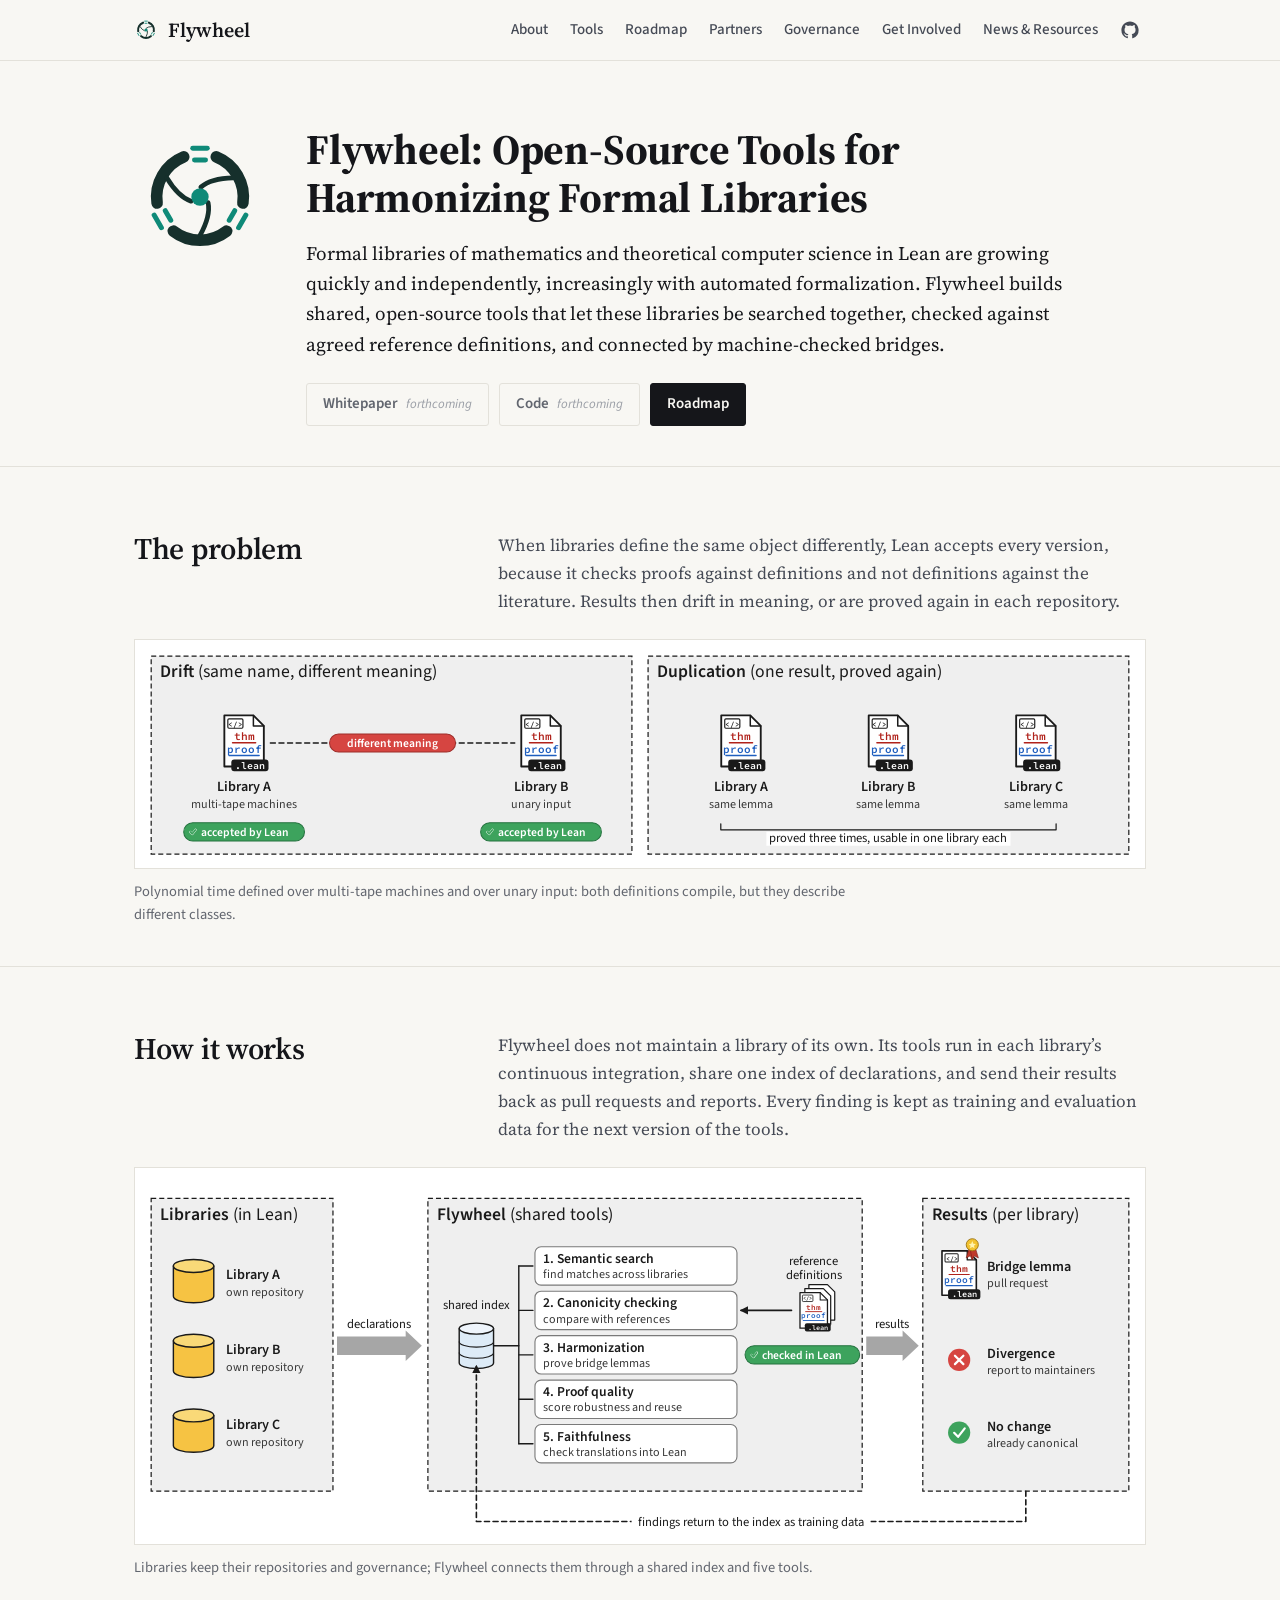
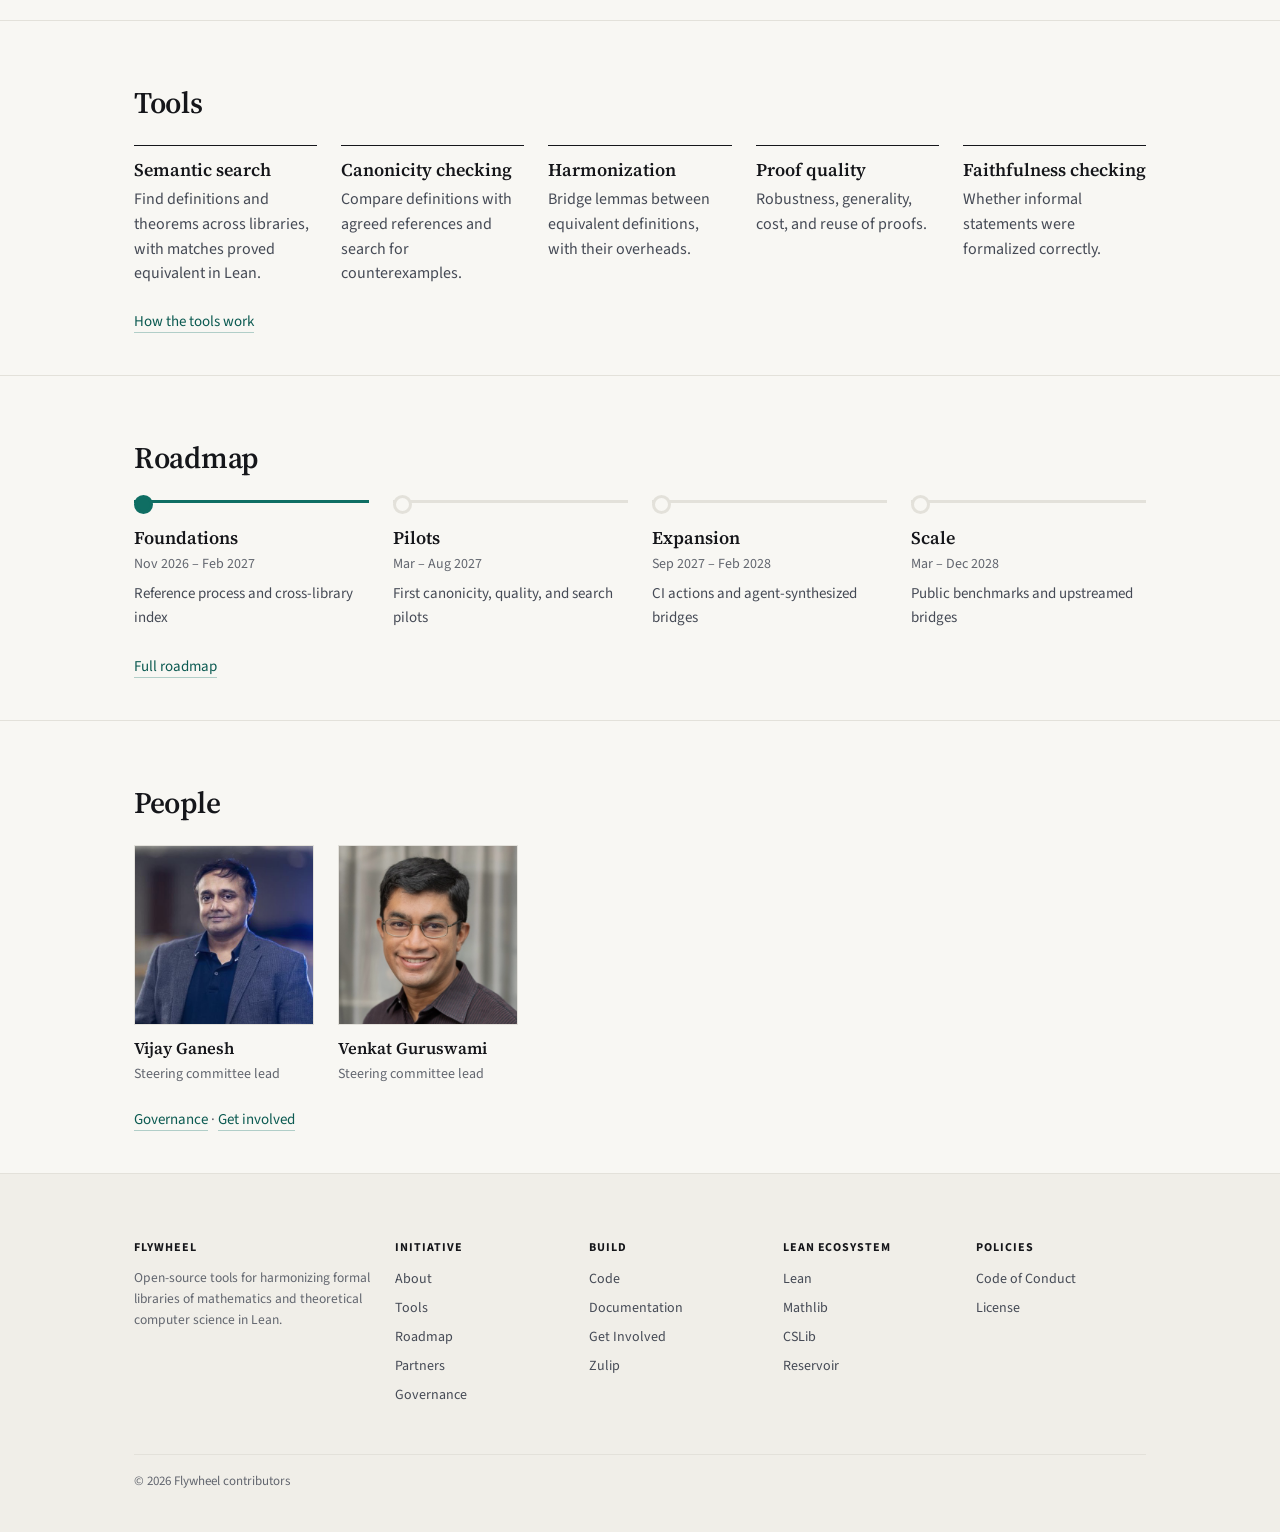
<file: index.html>
<!DOCTYPE html>
<html lang="en">
<head>
  <!-- Analytics (optional): paste your own tag here. -->
  <meta charset="utf-8">
  <meta name="viewport" content="width=device-width, initial-scale=1">
  <title>Flywheel: Open-Source Tools for Harmonizing Formal Libraries</title>
  <meta name="description" content="Flywheel is an open-source toolchain that helps formal libraries of mathematics and theoretical computer science in Lean agree with each other.">
  <meta property="og:type" content="website">
  <meta property="og:title" content="Flywheel: Open-Source Tools for Harmonizing Formal Libraries">
  <meta property="og:description" content="Flywheel is an open-source toolchain that helps formal libraries of mathematics and theoretical computer science in Lean agree with each other.">
  <meta property="og:image" content="https://example.github.io/flywheel/static/logo.svg"><!-- TBD: real URL; social previews need a PNG -->
  <meta name="twitter:card" content="summary_large_image">
  <link rel="icon" href="static/favicon.svg" type="image/svg+xml">
  <link rel="preconnect" href="https://fonts.googleapis.com">
  <link rel="preconnect" href="https://fonts.gstatic.com" crossorigin>
  <link href="https://fonts.googleapis.com/css2?family=Source+Sans+3:wght@400;600;700&family=Source+Serif+4:ital,opsz,wght@0,8..60,400..700;1,8..60,400&family=Source+Code+Pro:wght@400;500&display=swap" rel="stylesheet">
  <link rel="stylesheet" href="style.css?v=41f234de">
  <noscript><style>.reveal{opacity:1;transform:none}.steps .ctl{display:none}</style></noscript>
</head>
<body>

<!-- Shared header: keep identical across pages. -->
<div class="site-header">
  <div class="wide">
    <a class="mark" href="index.html"><img src="static/logo.svg" alt="" width="26" height="26">Flywheel</a>
    <nav class="site-nav" aria-label="Site"><a href="about.html">About</a> <a href="tools.html">Tools</a> <a href="roadmap.html">Roadmap</a> <a href="partners.html">Partners</a> <a href="governance.html">Governance</a> <a href="contributing.html">Get Involved</a> <a href="resources.html">News &amp; Resources</a> <a class="gh" href="#" aria-label="GitHub"><svg viewBox="0 0 24 24" width="18" height="18" fill="currentColor" aria-hidden="true"><path d="M12 .5C5.65.5.5 5.65.5 12a11.5 11.5 0 0 0 7.86 10.92c.58.1.79-.25.79-.56v-2c-3.2.7-3.87-1.37-3.87-1.37-.52-1.33-1.28-1.69-1.28-1.69-1.05-.72.08-.7.08-.7 1.16.08 1.77 1.19 1.77 1.19 1.03 1.77 2.7 1.26 3.36.96.1-.75.4-1.26.73-1.55-2.55-.29-5.24-1.28-5.24-5.69 0-1.26.45-2.29 1.19-3.1-.12-.29-.52-1.46.11-3.05 0 0 .97-.31 3.17 1.18a11 11 0 0 1 5.77 0c2.2-1.49 3.17-1.18 3.17-1.18.63 1.59.23 2.76.11 3.05.74.81 1.19 1.84 1.19 3.1 0 4.42-2.69 5.39-5.25 5.68.41.36.78 1.06.78 2.14v3.17c0 .31.21.67.8.56A11.5 11.5 0 0 0 23.5 12C23.5 5.65 18.35.5 12 .5z"/></svg></a></nav>
  </div>
</div>

<header class="hero">
  <div class="wide hero-row">
    <img class="hero-mark" src="static/logo.svg" alt="Flywheel logo: three arcs, representing separate libraries, joined by equivalence bridges into one wheel around a shared hub" width="132" height="132">
    <div>
    <h1><span class="brand">Flywheel</span>: Open-Source Tools for Harmonizing Formal Libraries</h1>
    <p class="lead">Formal libraries of mathematics and theoretical computer science in Lean are growing quickly and independently, increasingly with automated formalization. Flywheel builds shared, open-source tools that let these libraries be searched together, checked against agreed reference definitions, and connected by machine-checked bridges.</p>
    <div class="buttons"><span class="btn soon" aria-disabled="true">Whitepaper <span class="tag">forthcoming</span></span> <span class="btn soon" aria-disabled="true">Code <span class="tag">forthcoming</span></span> <a class="btn" href="roadmap.html">Roadmap</a></div>
    </div>
  </div>
</header>

<section>
  <div class="wide">
    <div class="split-head">
      <h2>The problem</h2>
      <p>When libraries define the same object differently, Lean accepts every version, because it checks proofs against definitions and not definitions against the literature. Results then drift in meaning, or are proved again in each repository.</p>
    </div>
    <figure class="fig ">
      <div class="fig-scroll"><svg xmlns="http://www.w3.org/2000/svg" viewBox="0 0 1000 226" role="img" aria-label="Drift: two libraries define polynomial time differently, with multi-tape machines and with unary input. Lean accepts both, but they have different meanings. Duplication: three libraries prove the same lemma separately, and each proof is usable only in its own library." class="fig-svg"><defs><marker id="problem-tip" viewBox="0 0 10 10" refX="8.5" refY="5" markerWidth="5.2" markerHeight="5.2" orient="auto-start-reverse"><path d="M0,0 L10,5 L0,10 Z" fill="#1A1A1A"/></marker><marker id="problem-tiphl" viewBox="0 0 10 10" refX="8.5" refY="5" markerWidth="4" markerHeight="4" orient="auto-start-reverse"><path d="M0,0 L10,5 L0,10 Z" fill="#0F6E63"/></marker></defs>
<rect width="1000" height="226" fill="#FFFFFF"/>
<rect x="16" y="16" width="476" height="196" rx="0" fill="#EFEFEF" stroke="#1A1A1A" stroke-width="1.2" stroke-dasharray="5 3" />
<text x="25" y="37" font-size="17.5" fill="#1A1A1A" text-anchor="start"><tspan font-family="'Source Sans 3', 'Helvetica Neue', Arial, sans-serif" font-weight="600">Drift</tspan><tspan font-family="'Source Sans 3', 'Helvetica Neue', Arial, sans-serif" font-weight="400"> (same name, different meaning)</tspan></text>
<path d="M134,102 H376" fill="none" stroke="#1A1A1A" stroke-width="1.4" stroke-dasharray="5 3.5" stroke-linecap="round" stroke-linejoin="round" />
<rect x="192.6" y="93" width="124.80000000000001" height="18" rx="9" fill="#D64541" stroke="#9E2E2B" stroke-width="1.0" />
<text x="255" y="106.3" font-family="'Source Sans 3', 'Helvetica Neue', Arial, sans-serif" font-weight="600" font-size="11.5" text-anchor="middle" fill="#FFFFFF" >different meaning</text>
<g transform="translate(87.3,73.55) scale(1.15)">
<path d="M1,1 H26 L35,10 V45 H1 Z" fill="#FFFFFF" stroke="#1A1A1A" stroke-width="1.6" stroke-linecap="round" stroke-linejoin="round" />
<path d="M26,1 V10 H35" fill="none" stroke="#1A1A1A" stroke-width="1.3" stroke-linecap="round" stroke-linejoin="round" />
<rect x="4" y="4" width="13" height="8" rx="1" fill="#FFFFFF" stroke="#1A1A1A" stroke-width="1.0" />
<text x="10.5" y="10.6" font-family="'Source Code Pro', Menlo, monospace" font-weight="600" font-size="6.5" text-anchor="middle" fill="#1A1A1A" >&lt;/&gt;</text>
<text x="18" y="22" font-family="'Source Code Pro', Menlo, monospace" font-weight="600" font-size="9.5" text-anchor="middle" fill="#B0221B" >thm</text>
<path d="M8,24.5 H28" fill="none" stroke="#B0221B" stroke-width="1.1" stroke-linecap="round" stroke-linejoin="round" />
<text x="18" y="33" font-family="'Source Code Pro', Menlo, monospace" font-weight="600" font-size="9.5" text-anchor="middle" fill="#1F5FBF" >proof</text>
<path d="M5,35.5 H31" fill="none" stroke="#1F5FBF" stroke-width="1.1" stroke-linecap="round" stroke-linejoin="round" />
<rect x="7.0" y="39" width="32.0" height="10" rx="2.5" fill="#1A1A1A" stroke="none" stroke-width="0" />
<text x="23.0" y="46.8" font-family="'Source Code Pro', Menlo, monospace" font-weight="600" font-size="8.5" text-anchor="middle" fill="#FFFFFF" >.lean</text>
</g>
<text x="108" y="150" font-family="'Source Sans 3', 'Helvetica Neue', Arial, sans-serif" font-weight="600" font-size="14" text-anchor="middle" fill="#1A1A1A" >Library A</text>
<text x="108" y="166" font-family="'Source Sans 3', 'Helvetica Neue', Arial, sans-serif" font-weight="400" font-size="12" text-anchor="middle" fill="#3A3A3A" >multi-tape machines</text>
<rect x="48.2" y="181" width="119.6" height="18" rx="9" fill="#3DA35D" stroke="#24733F" stroke-width="1.0" />
<circle cx="57.2" cy="190" r="5.5" fill="#3DA35D"/>
<path d="M54.725,190.11 L56.650000000000006,192.09 L59.95,187.91" fill="none" stroke="#FFFFFF" stroke-width="2.2" stroke-linecap="round" stroke-linejoin="round" />
<path d="M54.800000000000004,190 L56.6,192 L59.800000000000004,188" fill="none" stroke="#3DA35D" stroke-width="1.6" stroke-linecap="round" stroke-linejoin="round" />
<text x="65.2" y="194.3" font-family="'Source Sans 3', 'Helvetica Neue', Arial, sans-serif" font-weight="600" font-size="11.5" text-anchor="start" fill="#FFFFFF" >accepted by Lean</text>
<g transform="translate(381.3,73.55) scale(1.15)">
<path d="M1,1 H26 L35,10 V45 H1 Z" fill="#FFFFFF" stroke="#1A1A1A" stroke-width="1.6" stroke-linecap="round" stroke-linejoin="round" />
<path d="M26,1 V10 H35" fill="none" stroke="#1A1A1A" stroke-width="1.3" stroke-linecap="round" stroke-linejoin="round" />
<rect x="4" y="4" width="13" height="8" rx="1" fill="#FFFFFF" stroke="#1A1A1A" stroke-width="1.0" />
<text x="10.5" y="10.6" font-family="'Source Code Pro', Menlo, monospace" font-weight="600" font-size="6.5" text-anchor="middle" fill="#1A1A1A" >&lt;/&gt;</text>
<text x="18" y="22" font-family="'Source Code Pro', Menlo, monospace" font-weight="600" font-size="9.5" text-anchor="middle" fill="#B0221B" >thm</text>
<path d="M8,24.5 H28" fill="none" stroke="#B0221B" stroke-width="1.1" stroke-linecap="round" stroke-linejoin="round" />
<text x="18" y="33" font-family="'Source Code Pro', Menlo, monospace" font-weight="600" font-size="9.5" text-anchor="middle" fill="#1F5FBF" >proof</text>
<path d="M5,35.5 H31" fill="none" stroke="#1F5FBF" stroke-width="1.1" stroke-linecap="round" stroke-linejoin="round" />
<rect x="7.0" y="39" width="32.0" height="10" rx="2.5" fill="#1A1A1A" stroke="none" stroke-width="0" />
<text x="23.0" y="46.8" font-family="'Source Code Pro', Menlo, monospace" font-weight="600" font-size="8.5" text-anchor="middle" fill="#FFFFFF" >.lean</text>
</g>
<text x="402" y="150" font-family="'Source Sans 3', 'Helvetica Neue', Arial, sans-serif" font-weight="600" font-size="14" text-anchor="middle" fill="#1A1A1A" >Library B</text>
<text x="402" y="166" font-family="'Source Sans 3', 'Helvetica Neue', Arial, sans-serif" font-weight="400" font-size="12" text-anchor="middle" fill="#3A3A3A" >unary input</text>
<rect x="342.2" y="181" width="119.6" height="18" rx="9" fill="#3DA35D" stroke="#24733F" stroke-width="1.0" />
<circle cx="351.2" cy="190" r="5.5" fill="#3DA35D"/>
<path d="M348.72499999999997,190.11 L350.65,192.09 L353.95,187.91" fill="none" stroke="#FFFFFF" stroke-width="2.2" stroke-linecap="round" stroke-linejoin="round" />
<path d="M348.8,190 L350.59999999999997,192 L353.8,188" fill="none" stroke="#3DA35D" stroke-width="1.6" stroke-linecap="round" stroke-linejoin="round" />
<text x="359.2" y="194.3" font-family="'Source Sans 3', 'Helvetica Neue', Arial, sans-serif" font-weight="600" font-size="11.5" text-anchor="start" fill="#FFFFFF" >accepted by Lean</text>
<rect x="508" y="16" width="476" height="196" rx="0" fill="#EFEFEF" stroke="#1A1A1A" stroke-width="1.2" stroke-dasharray="5 3" />
<text x="517" y="37" font-size="17.5" fill="#1A1A1A" text-anchor="start"><tspan font-family="'Source Sans 3', 'Helvetica Neue', Arial, sans-serif" font-weight="600">Duplication</tspan><tspan font-family="'Source Sans 3', 'Helvetica Neue', Arial, sans-serif" font-weight="400"> (one result, proved again)</tspan></text>
<g transform="translate(579.3,73.55) scale(1.15)">
<path d="M1,1 H26 L35,10 V45 H1 Z" fill="#FFFFFF" stroke="#1A1A1A" stroke-width="1.6" stroke-linecap="round" stroke-linejoin="round" />
<path d="M26,1 V10 H35" fill="none" stroke="#1A1A1A" stroke-width="1.3" stroke-linecap="round" stroke-linejoin="round" />
<rect x="4" y="4" width="13" height="8" rx="1" fill="#FFFFFF" stroke="#1A1A1A" stroke-width="1.0" />
<text x="10.5" y="10.6" font-family="'Source Code Pro', Menlo, monospace" font-weight="600" font-size="6.5" text-anchor="middle" fill="#1A1A1A" >&lt;/&gt;</text>
<text x="18" y="22" font-family="'Source Code Pro', Menlo, monospace" font-weight="600" font-size="9.5" text-anchor="middle" fill="#B0221B" >thm</text>
<path d="M8,24.5 H28" fill="none" stroke="#B0221B" stroke-width="1.1" stroke-linecap="round" stroke-linejoin="round" />
<text x="18" y="33" font-family="'Source Code Pro', Menlo, monospace" font-weight="600" font-size="9.5" text-anchor="middle" fill="#1F5FBF" >proof</text>
<path d="M5,35.5 H31" fill="none" stroke="#1F5FBF" stroke-width="1.1" stroke-linecap="round" stroke-linejoin="round" />
<rect x="7.0" y="39" width="32.0" height="10" rx="2.5" fill="#1A1A1A" stroke="none" stroke-width="0" />
<text x="23.0" y="46.8" font-family="'Source Code Pro', Menlo, monospace" font-weight="600" font-size="8.5" text-anchor="middle" fill="#FFFFFF" >.lean</text>
</g>
<text x="600" y="150" font-family="'Source Sans 3', 'Helvetica Neue', Arial, sans-serif" font-weight="600" font-size="14" text-anchor="middle" fill="#1A1A1A" >Library A</text>
<text x="600" y="166" font-family="'Source Sans 3', 'Helvetica Neue', Arial, sans-serif" font-weight="400" font-size="12" text-anchor="middle" fill="#3A3A3A" >same lemma</text>
<g transform="translate(725.3,73.55) scale(1.15)">
<path d="M1,1 H26 L35,10 V45 H1 Z" fill="#FFFFFF" stroke="#1A1A1A" stroke-width="1.6" stroke-linecap="round" stroke-linejoin="round" />
<path d="M26,1 V10 H35" fill="none" stroke="#1A1A1A" stroke-width="1.3" stroke-linecap="round" stroke-linejoin="round" />
<rect x="4" y="4" width="13" height="8" rx="1" fill="#FFFFFF" stroke="#1A1A1A" stroke-width="1.0" />
<text x="10.5" y="10.6" font-family="'Source Code Pro', Menlo, monospace" font-weight="600" font-size="6.5" text-anchor="middle" fill="#1A1A1A" >&lt;/&gt;</text>
<text x="18" y="22" font-family="'Source Code Pro', Menlo, monospace" font-weight="600" font-size="9.5" text-anchor="middle" fill="#B0221B" >thm</text>
<path d="M8,24.5 H28" fill="none" stroke="#B0221B" stroke-width="1.1" stroke-linecap="round" stroke-linejoin="round" />
<text x="18" y="33" font-family="'Source Code Pro', Menlo, monospace" font-weight="600" font-size="9.5" text-anchor="middle" fill="#1F5FBF" >proof</text>
<path d="M5,35.5 H31" fill="none" stroke="#1F5FBF" stroke-width="1.1" stroke-linecap="round" stroke-linejoin="round" />
<rect x="7.0" y="39" width="32.0" height="10" rx="2.5" fill="#1A1A1A" stroke="none" stroke-width="0" />
<text x="23.0" y="46.8" font-family="'Source Code Pro', Menlo, monospace" font-weight="600" font-size="8.5" text-anchor="middle" fill="#FFFFFF" >.lean</text>
</g>
<text x="746" y="150" font-family="'Source Sans 3', 'Helvetica Neue', Arial, sans-serif" font-weight="600" font-size="14" text-anchor="middle" fill="#1A1A1A" >Library B</text>
<text x="746" y="166" font-family="'Source Sans 3', 'Helvetica Neue', Arial, sans-serif" font-weight="400" font-size="12" text-anchor="middle" fill="#3A3A3A" >same lemma</text>
<g transform="translate(871.3,73.55) scale(1.15)">
<path d="M1,1 H26 L35,10 V45 H1 Z" fill="#FFFFFF" stroke="#1A1A1A" stroke-width="1.6" stroke-linecap="round" stroke-linejoin="round" />
<path d="M26,1 V10 H35" fill="none" stroke="#1A1A1A" stroke-width="1.3" stroke-linecap="round" stroke-linejoin="round" />
<rect x="4" y="4" width="13" height="8" rx="1" fill="#FFFFFF" stroke="#1A1A1A" stroke-width="1.0" />
<text x="10.5" y="10.6" font-family="'Source Code Pro', Menlo, monospace" font-weight="600" font-size="6.5" text-anchor="middle" fill="#1A1A1A" >&lt;/&gt;</text>
<text x="18" y="22" font-family="'Source Code Pro', Menlo, monospace" font-weight="600" font-size="9.5" text-anchor="middle" fill="#B0221B" >thm</text>
<path d="M8,24.5 H28" fill="none" stroke="#B0221B" stroke-width="1.1" stroke-linecap="round" stroke-linejoin="round" />
<text x="18" y="33" font-family="'Source Code Pro', Menlo, monospace" font-weight="600" font-size="9.5" text-anchor="middle" fill="#1F5FBF" >proof</text>
<path d="M5,35.5 H31" fill="none" stroke="#1F5FBF" stroke-width="1.1" stroke-linecap="round" stroke-linejoin="round" />
<rect x="7.0" y="39" width="32.0" height="10" rx="2.5" fill="#1A1A1A" stroke="none" stroke-width="0" />
<text x="23.0" y="46.8" font-family="'Source Code Pro', Menlo, monospace" font-weight="600" font-size="8.5" text-anchor="middle" fill="#FFFFFF" >.lean</text>
</g>
<text x="892" y="150" font-family="'Source Sans 3', 'Helvetica Neue', Arial, sans-serif" font-weight="600" font-size="14" text-anchor="middle" fill="#1A1A1A" >Library C</text>
<text x="892" y="166" font-family="'Source Sans 3', 'Helvetica Neue', Arial, sans-serif" font-weight="400" font-size="12" text-anchor="middle" fill="#3A3A3A" >same lemma</text>
<path d="M580,182 V188 H912 V182" fill="none" stroke="#1A1A1A" stroke-width="1.2" stroke-linecap="round" stroke-linejoin="round" />
<rect x="625.125" y="190.0" width="241.75" height="13.750000000000002" rx="0" fill="#FFFFFF" stroke="none" stroke-width="0" />
<text x="746" y="200" font-family="'Source Sans 3', 'Helvetica Neue', Arial, sans-serif" font-weight="400" font-size="12.5" text-anchor="middle" fill="#1A1A1A" >proved three times, usable in one library each</text>
</svg></div>
      <figcaption>Polynomial time defined over multi-tape machines and over unary input: both definitions compile, but they describe different classes.</figcaption>
    </figure>
  </div>
</section>

<section>
  <div class="wide">
    <div class="split-head">
      <h2>How it works</h2>
      <p>Flywheel does not maintain a library of its own. Its tools run in each library&rsquo;s continuous integration, share one index of declarations, and send their results back as pull requests and reports. Every finding is kept as training and evaluation data for the next version of the tools.</p>
    </div>
    <figure class="fig ">
      <div class="fig-scroll"><svg xmlns="http://www.w3.org/2000/svg" viewBox="0 0 1000 372" role="img" aria-label="Libraries send declarations to a shared index. Five Flywheel tools act on it: semantic search, canonicity checking against reference definitions, harmonization, proof quality, and faithfulness checking, with results checked in Lean. Each library receives a bridge lemma as a pull request, a divergence report, or no change, and findings return to the index as training data." class="fig-svg"><defs><marker id="overview-tip" viewBox="0 0 10 10" refX="8.5" refY="5" markerWidth="5.2" markerHeight="5.2" orient="auto-start-reverse"><path d="M0,0 L10,5 L0,10 Z" fill="#1A1A1A"/></marker><marker id="overview-tiphl" viewBox="0 0 10 10" refX="8.5" refY="5" markerWidth="4" markerHeight="4" orient="auto-start-reverse"><path d="M0,0 L10,5 L0,10 Z" fill="#0F6E63"/></marker></defs>
<rect width="1000" height="372" fill="#FFFFFF"/>
<rect x="16" y="30" width="180" height="290" rx="0" fill="#EFEFEF" stroke="#1A1A1A" stroke-width="1.2" stroke-dasharray="5 3" />
<text x="25" y="51" font-size="17.5" fill="#1A1A1A" text-anchor="start"><tspan font-family="'Source Sans 3', 'Helvetica Neue', Arial, sans-serif" font-weight="600">Libraries</tspan><tspan font-family="'Source Sans 3', 'Helvetica Neue', Arial, sans-serif" font-weight="400"> (in Lean)</tspan></text>
<path d="M38.0,97.0 V127.0 A20.0,6.4 0 0 0 78.0,127.0 V97.0" fill="#F6C343" stroke="#1A1A1A" stroke-width="1.4" stroke-linecap="round" stroke-linejoin="round" />
<ellipse cx="58" cy="97.0" rx="20.0" ry="6.4" fill="#F9D978" stroke="#1A1A1A" stroke-width="1.4"/>
<text x="90" y="110" font-family="'Source Sans 3', 'Helvetica Neue', Arial, sans-serif" font-weight="600" font-size="14" text-anchor="start" fill="#1A1A1A" >Library A</text>
<text x="90" y="127" font-family="'Source Sans 3', 'Helvetica Neue', Arial, sans-serif" font-weight="400" font-size="12" text-anchor="start" fill="#3A3A3A" >own repository</text>
<path d="M38.0,171.0 V201.0 A20.0,6.4 0 0 0 78.0,201.0 V171.0" fill="#F6C343" stroke="#1A1A1A" stroke-width="1.4" stroke-linecap="round" stroke-linejoin="round" />
<ellipse cx="58" cy="171.0" rx="20.0" ry="6.4" fill="#F9D978" stroke="#1A1A1A" stroke-width="1.4"/>
<text x="90" y="184" font-family="'Source Sans 3', 'Helvetica Neue', Arial, sans-serif" font-weight="600" font-size="14" text-anchor="start" fill="#1A1A1A" >Library B</text>
<text x="90" y="201" font-family="'Source Sans 3', 'Helvetica Neue', Arial, sans-serif" font-weight="400" font-size="12" text-anchor="start" fill="#3A3A3A" >own repository</text>
<path d="M38.0,245.0 V275.0 A20.0,6.4 0 0 0 78.0,275.0 V245.0" fill="#F6C343" stroke="#1A1A1A" stroke-width="1.4" stroke-linecap="round" stroke-linejoin="round" />
<ellipse cx="58" cy="245.0" rx="20.0" ry="6.4" fill="#F9D978" stroke="#1A1A1A" stroke-width="1.4"/>
<text x="90" y="258" font-family="'Source Sans 3', 'Helvetica Neue', Arial, sans-serif" font-weight="600" font-size="14" text-anchor="start" fill="#1A1A1A" >Library C</text>
<text x="90" y="275" font-family="'Source Sans 3', 'Helvetica Neue', Arial, sans-serif" font-weight="400" font-size="12" text-anchor="start" fill="#3A3A3A" >own repository</text>
<polygon points="200,166.76 268,166.76 268,161.0 284,176 268,191.0 268,185.24 200,185.24" fill="#A6A6A6"/>
<text x="242" y="158" font-family="'Source Sans 3', 'Helvetica Neue', Arial, sans-serif" font-weight="400" font-size="12.5" text-anchor="middle" fill="#1A1A1A" >declarations</text>
<rect x="290" y="30" width="430" height="290" rx="0" fill="#EFEFEF" stroke="#1A1A1A" stroke-width="1.2" stroke-dasharray="5 3" />
<text x="299" y="51" font-size="17.5" fill="#1A1A1A" text-anchor="start"><tspan font-family="'Source Sans 3', 'Helvetica Neue', Arial, sans-serif" font-weight="600">Flywheel</tspan><tspan font-family="'Source Sans 3', 'Helvetica Neue', Arial, sans-serif" font-weight="400"> (shared tools)</tspan></text>
<text x="338" y="140" font-family="'Source Sans 3', 'Helvetica Neue', Arial, sans-serif" font-weight="400" font-size="12.5" text-anchor="middle" fill="#1A1A1A" >shared index</text>
<path d="M321.0,159.0 V193.0 A17.0,5.44 0 0 0 355.0,193.0 V159.0" fill="#DDEBF7" stroke="#1A1A1A" stroke-width="1.4" stroke-linecap="round" stroke-linejoin="round" />
<ellipse cx="338" cy="159.0" rx="17.0" ry="5.44" fill="#EEF4FB" stroke="#1A1A1A" stroke-width="1.4"/>
<path d="M321,172 A17,5.4 0 0 0 355,172" fill="none" stroke="#1A1A1A" stroke-width="1.1" stroke-linecap="round" stroke-linejoin="round" />
<path d="M321,183 A17,5.4 0 0 0 355,183" fill="none" stroke="#1A1A1A" stroke-width="1.1" stroke-linecap="round" stroke-linejoin="round" />
<path d="M355,176 H380" fill="none" stroke="#1A1A1A" stroke-width="1.4" stroke-linecap="round" stroke-linejoin="round" />
<path d="M380,97 V273" fill="none" stroke="#1A1A1A" stroke-width="1.4" stroke-linecap="round" stroke-linejoin="round" />
<path d="M380,97 H394" fill="none" stroke="#1A1A1A" stroke-width="1.4" stroke-linecap="round" stroke-linejoin="round" />
<rect x="396" y="78" width="200" height="38" rx="6" fill="#FFFFFF" stroke="#7A7A7A" stroke-width="1.1" />
<text x="404" y="94" font-family="'Source Sans 3', 'Helvetica Neue', Arial, sans-serif" font-weight="600" font-size="13.5" text-anchor="start" fill="#1A1A1A" >1. Semantic search</text>
<text x="404" y="109" font-family="'Source Sans 3', 'Helvetica Neue', Arial, sans-serif" font-weight="400" font-size="12" text-anchor="start" fill="#3A3A3A" >find matches across libraries</text>
<path d="M380,141 H394" fill="none" stroke="#1A1A1A" stroke-width="1.4" stroke-linecap="round" stroke-linejoin="round" />
<rect x="396" y="122" width="200" height="38" rx="6" fill="#FFFFFF" stroke="#7A7A7A" stroke-width="1.1" />
<text x="404" y="138" font-family="'Source Sans 3', 'Helvetica Neue', Arial, sans-serif" font-weight="600" font-size="13.5" text-anchor="start" fill="#1A1A1A" >2. Canonicity checking</text>
<text x="404" y="153" font-family="'Source Sans 3', 'Helvetica Neue', Arial, sans-serif" font-weight="400" font-size="12" text-anchor="start" fill="#3A3A3A" >compare with references</text>
<path d="M380,185 H394" fill="none" stroke="#1A1A1A" stroke-width="1.4" stroke-linecap="round" stroke-linejoin="round" />
<rect x="396" y="166" width="200" height="38" rx="6" fill="#FFFFFF" stroke="#7A7A7A" stroke-width="1.1" />
<text x="404" y="182" font-family="'Source Sans 3', 'Helvetica Neue', Arial, sans-serif" font-weight="600" font-size="13.5" text-anchor="start" fill="#1A1A1A" >3. Harmonization</text>
<text x="404" y="197" font-family="'Source Sans 3', 'Helvetica Neue', Arial, sans-serif" font-weight="400" font-size="12" text-anchor="start" fill="#3A3A3A" >prove bridge lemmas</text>
<path d="M380,229 H394" fill="none" stroke="#1A1A1A" stroke-width="1.4" stroke-linecap="round" stroke-linejoin="round" />
<rect x="396" y="210" width="200" height="38" rx="6" fill="#FFFFFF" stroke="#7A7A7A" stroke-width="1.1" />
<text x="404" y="226" font-family="'Source Sans 3', 'Helvetica Neue', Arial, sans-serif" font-weight="600" font-size="13.5" text-anchor="start" fill="#1A1A1A" >4. Proof quality</text>
<text x="404" y="241" font-family="'Source Sans 3', 'Helvetica Neue', Arial, sans-serif" font-weight="400" font-size="12" text-anchor="start" fill="#3A3A3A" >score robustness and reuse</text>
<path d="M380,273 H394" fill="none" stroke="#1A1A1A" stroke-width="1.4" stroke-linecap="round" stroke-linejoin="round" />
<rect x="396" y="254" width="200" height="38" rx="6" fill="#FFFFFF" stroke="#7A7A7A" stroke-width="1.1" />
<text x="404" y="270" font-family="'Source Sans 3', 'Helvetica Neue', Arial, sans-serif" font-weight="600" font-size="13.5" text-anchor="start" fill="#1A1A1A" >5. Faithfulness</text>
<text x="404" y="285" font-family="'Source Sans 3', 'Helvetica Neue', Arial, sans-serif" font-weight="400" font-size="12" text-anchor="start" fill="#3A3A3A" >check translations into Lean</text>
<path d="M667.2,115.4 h18.400000000000002 l7.2,7.2 v28.0 h-25.6 Z" fill="#FFFFFF" stroke="#1A1A1A" stroke-width="1.2" stroke-linecap="round" stroke-linejoin="round" />
<path d="M663.2,119.4 h18.400000000000002 l7.2,7.2 v28.0 h-25.6 Z" fill="#FFFFFF" stroke="#1A1A1A" stroke-width="1.2" stroke-linecap="round" stroke-linejoin="round" />
<g transform="translate(657.6,122.6) scale(0.8)">
<path d="M1,1 H26 L35,10 V45 H1 Z" fill="#FFFFFF" stroke="#1A1A1A" stroke-width="1.6" stroke-linecap="round" stroke-linejoin="round" />
<path d="M26,1 V10 H35" fill="none" stroke="#1A1A1A" stroke-width="1.3" stroke-linecap="round" stroke-linejoin="round" />
<rect x="4" y="4" width="13" height="8" rx="1" fill="#FFFFFF" stroke="#1A1A1A" stroke-width="1.0" />
<text x="10.5" y="10.6" font-family="'Source Code Pro', Menlo, monospace" font-weight="600" font-size="6.5" text-anchor="middle" fill="#1A1A1A" >&lt;/&gt;</text>
<text x="18" y="22" font-family="'Source Code Pro', Menlo, monospace" font-weight="600" font-size="9.5" text-anchor="middle" fill="#B0221B" >thm</text>
<path d="M8,24.5 H28" fill="none" stroke="#B0221B" stroke-width="1.1" stroke-linecap="round" stroke-linejoin="round" />
<text x="18" y="33" font-family="'Source Code Pro', Menlo, monospace" font-weight="600" font-size="9.5" text-anchor="middle" fill="#1F5FBF" >proof</text>
<path d="M5,35.5 H31" fill="none" stroke="#1F5FBF" stroke-width="1.1" stroke-linecap="round" stroke-linejoin="round" />
<rect x="7.0" y="39" width="32.0" height="10" rx="2.5" fill="#1A1A1A" stroke="none" stroke-width="0" />
<text x="23.0" y="46.8" font-family="'Source Code Pro', Menlo, monospace" font-weight="600" font-size="8.5" text-anchor="middle" fill="#FFFFFF" >.lean</text>
</g>
<text x="672" y="96" font-family="'Source Sans 3', 'Helvetica Neue', Arial, sans-serif" font-weight="400" font-size="12.5" text-anchor="middle" fill="#1A1A1A" >reference</text>
<text x="672" y="110" font-family="'Source Sans 3', 'Helvetica Neue', Arial, sans-serif" font-weight="400" font-size="12.5" text-anchor="middle" fill="#1A1A1A" >definitions</text>
<path d="M650,141 H600" fill="none" stroke="#1A1A1A" stroke-width="1.6" stroke-linecap="round" stroke-linejoin="round" marker-end="url(#overview-tip)"/>
<rect x="604" y="176" width="113.5" height="18" rx="9" fill="#3DA35D" stroke="#24733F" stroke-width="1.0" />
<circle cx="613" cy="185" r="5.5" fill="#3DA35D"/>
<path d="M610.525,185.11 L612.45,187.09 L615.75,182.91" fill="none" stroke="#FFFFFF" stroke-width="2.2" stroke-linecap="round" stroke-linejoin="round" />
<path d="M610.6,185 L612.4,187 L615.6,183" fill="none" stroke="#3DA35D" stroke-width="1.6" stroke-linecap="round" stroke-linejoin="round" />
<text x="621" y="189.3" font-family="'Source Sans 3', 'Helvetica Neue', Arial, sans-serif" font-weight="600" font-size="11.5" text-anchor="start" fill="#FFFFFF" >checked in Lean</text>
<polygon points="724,166.76 760,166.76 760,161.0 776,176 760,191.0 760,185.24 724,185.24" fill="#A6A6A6"/>
<text x="750" y="158" font-family="'Source Sans 3', 'Helvetica Neue', Arial, sans-serif" font-weight="400" font-size="12.5" text-anchor="middle" fill="#1A1A1A" >results</text>
<rect x="780" y="30" width="204" height="290" rx="0" fill="#EFEFEF" stroke="#1A1A1A" stroke-width="1.2" stroke-dasharray="5 3" />
<text x="789" y="51" font-size="17.5" fill="#1A1A1A" text-anchor="start"><tspan font-family="'Source Sans 3', 'Helvetica Neue', Arial, sans-serif" font-weight="600">Results</tspan><tspan font-family="'Source Sans 3', 'Helvetica Neue', Arial, sans-serif" font-weight="400"> (per library)</tspan></text>
<g transform="translate(798.0,81.0) scale(1.0)">
<path d="M1,1 H26 L35,10 V45 H1 Z" fill="#FFFFFF" stroke="#1A1A1A" stroke-width="1.6" stroke-linecap="round" stroke-linejoin="round" />
<path d="M26,1 V10 H35" fill="none" stroke="#1A1A1A" stroke-width="1.3" stroke-linecap="round" stroke-linejoin="round" />
<rect x="4" y="4" width="13" height="8" rx="1" fill="#FFFFFF" stroke="#1A1A1A" stroke-width="1.0" />
<text x="10.5" y="10.6" font-family="'Source Code Pro', Menlo, monospace" font-weight="600" font-size="6.5" text-anchor="middle" fill="#1A1A1A" >&lt;/&gt;</text>
<text x="18" y="22" font-family="'Source Code Pro', Menlo, monospace" font-weight="600" font-size="9.5" text-anchor="middle" fill="#B0221B" >thm</text>
<path d="M8,24.5 H28" fill="none" stroke="#B0221B" stroke-width="1.1" stroke-linecap="round" stroke-linejoin="round" />
<text x="18" y="33" font-family="'Source Code Pro', Menlo, monospace" font-weight="600" font-size="9.5" text-anchor="middle" fill="#1F5FBF" >proof</text>
<path d="M5,35.5 H31" fill="none" stroke="#1F5FBF" stroke-width="1.1" stroke-linecap="round" stroke-linejoin="round" />
<rect x="7.0" y="39" width="32.0" height="10" rx="2.5" fill="#1A1A1A" stroke="none" stroke-width="0" />
<text x="23.0" y="46.8" font-family="'Source Code Pro', Menlo, monospace" font-weight="600" font-size="8.5" text-anchor="middle" fill="#FFFFFF" >.lean</text>
<path d="M28,-2 L25,8 L29,6 L31,10 L33,0 Z" fill="#C0392B" stroke="#7A1F17" stroke-width="0.6" stroke-linecap="round" stroke-linejoin="round" />
<path d="M34,-2 L37,8 L33,6 L31,10 L29,0 Z" fill="#C0392B" stroke="#7A1F17" stroke-width="0.6" stroke-linecap="round" stroke-linejoin="round" />
<circle cx="31" cy="-5" r="6" fill="#F2C230" stroke="#9C7413" stroke-width="0.9"/>
<path d="M31,-8.6 L32.1,-6.1 L34.6,-5.8 L32.7,-4.1 L33.2,-1.5 L31,-2.8 L28.8,-1.5 L29.3,-4.1 L27.4,-5.8 L29.9,-6.1 Z" fill="#FFF3B0" stroke="none" stroke-width="0" stroke-linecap="round" stroke-linejoin="round" />
</g>
<text x="844" y="102" font-family="'Source Sans 3', 'Helvetica Neue', Arial, sans-serif" font-weight="600" font-size="14" text-anchor="start" fill="#1A1A1A" >Bridge lemma</text>
<text x="844" y="118" font-family="'Source Sans 3', 'Helvetica Neue', Arial, sans-serif" font-weight="400" font-size="12" text-anchor="start" fill="#3A3A3A" >pull request</text>
<circle cx="816" cy="190" r="11" fill="#D64541"/>
<path d="M811.82,185.82 L820.18,194.18 M811.82,194.18 L820.18,185.82" fill="none" stroke="#FFFFFF" stroke-width="2.2" stroke-linecap="round" stroke-linejoin="round" />
<text x="844" y="188" font-family="'Source Sans 3', 'Helvetica Neue', Arial, sans-serif" font-weight="600" font-size="14" text-anchor="start" fill="#1A1A1A" >Divergence</text>
<text x="844" y="204" font-family="'Source Sans 3', 'Helvetica Neue', Arial, sans-serif" font-weight="400" font-size="12" text-anchor="start" fill="#3A3A3A" >report to maintainers</text>
<circle cx="816" cy="262" r="11" fill="#3DA35D"/>
<path d="M811.05,262.22 L814.9,266.18 L821.5,257.82" fill="none" stroke="#FFFFFF" stroke-width="2.2" stroke-linecap="round" stroke-linejoin="round" />
<text x="844" y="260" font-family="'Source Sans 3', 'Helvetica Neue', Arial, sans-serif" font-weight="600" font-size="14" text-anchor="start" fill="#1A1A1A" >No change</text>
<text x="844" y="276" font-family="'Source Sans 3', 'Helvetica Neue', Arial, sans-serif" font-weight="400" font-size="12" text-anchor="start" fill="#3A3A3A" >already canonical</text>
<path d="M882,320 V350 H338 V196" fill="none" stroke="#1A1A1A" stroke-width="1.6" stroke-dasharray="5 3.5" stroke-linecap="round" stroke-linejoin="round" marker-end="url(#overview-tip)"/>
<rect x="491.6875" y="344.0" width="236.625" height="13.750000000000002" rx="0" fill="#FFFFFF" stroke="none" stroke-width="0" />
<text x="610" y="354" font-family="'Source Sans 3', 'Helvetica Neue', Arial, sans-serif" font-weight="400" font-size="12.5" text-anchor="middle" fill="#1A1A1A" >findings return to the index as training data</text>
</svg></div>
      <figcaption>Libraries keep their repositories and governance; Flywheel connects them through a shared index and five tools.</figcaption>
    </figure>
  </div>
</section>

<section>
  <div class="wide">
    <h2>Tools</h2>
    <div class="features">
      <div class="feature"><b>Semantic search</b><p>Find definitions and theorems across libraries, with matches proved equivalent in Lean.</p></div>
      <div class="feature"><b>Canonicity checking</b><p>Compare definitions with agreed references and search for counterexamples.</p></div>
      <div class="feature"><b>Harmonization</b><p>Bridge lemmas between equivalent definitions, with their overheads.</p></div>
      <div class="feature"><b>Proof quality</b><p>Robustness, generality, cost, and reuse of proofs.</p></div>
      <div class="feature"><b>Faithfulness checking</b><p>Whether informal statements were formalized correctly.</p></div>
    </div>
    <p class="more"><a href="tools.html">How the tools work</a></p>
  </div>
</section>

<section>
  <div class="wide">
    <h2>Roadmap</h2>
    <ol class="timeline">
      <li class="now"><b>Foundations</b> <span>Nov 2026 &ndash; Feb 2027</span><p>Reference process and cross-library index</p></li>
      <li><b>Pilots</b> <span>Mar &ndash; Aug 2027</span><p>First canonicity, quality, and search pilots</p></li>
      <li><b>Expansion</b> <span>Sep 2027 &ndash; Feb 2028</span><p>CI actions and agent-synthesized bridges</p></li>
      <li><b>Scale</b> <span>Mar &ndash; Dec 2028</span><p>Public benchmarks and upstreamed bridges</p></li>
    </ol>
    <p class="more"><a href="roadmap.html">Full roadmap</a></p>
  </div>
</section>

<section>
  <div class="wide">
    <h2>People</h2>
    <div class="team">
      <a class="member small" href="https://vganesh1.github.io/" target="_blank" rel="noopener"><img src="static/people/vijay-ganesh.jpg" alt="Vijay Ganesh" width="160" height="160" loading="lazy"><b>Vijay Ganesh</b> <span>Steering committee lead</span></a>
      <a class="member small" href="https://people.eecs.berkeley.edu/~venkatg/" target="_blank" rel="noopener"><img src="static/people/venkat-guruswami.jpg" alt="Venkat Guruswami" width="160" height="160" loading="lazy"><b>Venkat Guruswami</b> <span>Steering committee lead</span></a>
    </div>
    <p class="more"><a href="governance.html">Governance</a> &middot; <a href="contributing.html">Get involved</a></p>
  </div>
</section>

<!-- Shared footer: keep identical across pages. -->
<footer class="site-footer">
  <div class="wide">
    <div class="cols">
      <div class="about"><h4>Flywheel</h4><p>Open-source tools for harmonizing formal libraries of mathematics and theoretical computer science in Lean.</p></div>
      <div><h4>Initiative</h4><ul><li><a href="about.html">About</a></li><li><a href="tools.html">Tools</a></li><li><a href="roadmap.html">Roadmap</a></li><li><a href="partners.html">Partners</a></li><li><a href="governance.html">Governance</a></li></ul></div>
      <div><h4>Build</h4><ul><li><a href="#">Code</a></li><li><a href="#">Documentation</a></li><li><a href="contributing.html">Get Involved</a></li><li><a href="#">Zulip</a></li></ul></div>
      <div><h4>Lean ecosystem</h4><ul><li><a href="https://lean-lang.org/">Lean</a></li><li><a href="https://leanprover-community.github.io/">Mathlib</a></li><li><a href="https://www.cslib.io/">CSLib</a></li><li><a href="https://reservoir.lean-lang.org/">Reservoir</a></li></ul></div>
      <div><h4>Policies</h4><ul><li><a href="#">Code of Conduct</a></li><li><a href="#">License</a></li></ul></div>
    </div>
    <div class="legal">&copy; 2026 Flywheel contributors</div>
  </div>
</footer>

<div id="tip" role="tooltip" aria-hidden="true"></div>
<script src="app.js?v=2a6e9ba6" defer></script>
</body>
</html>
</file>
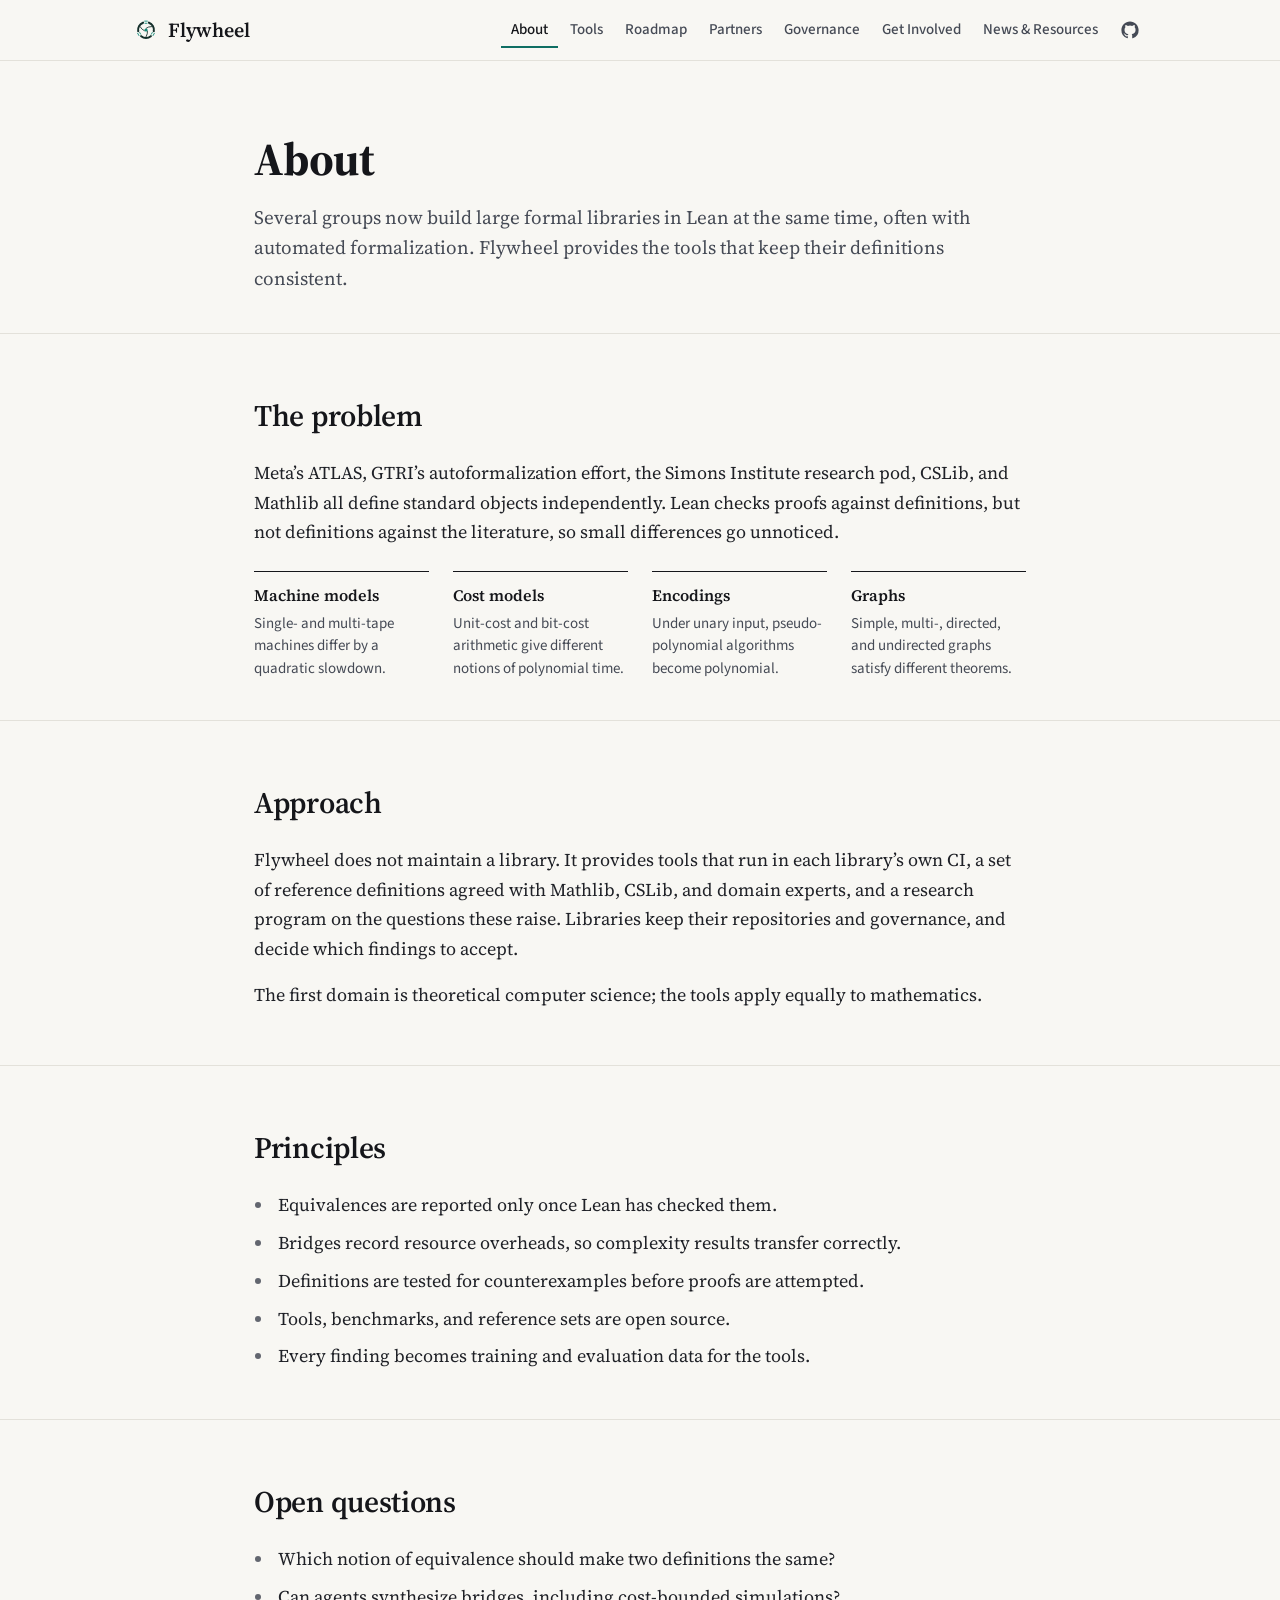
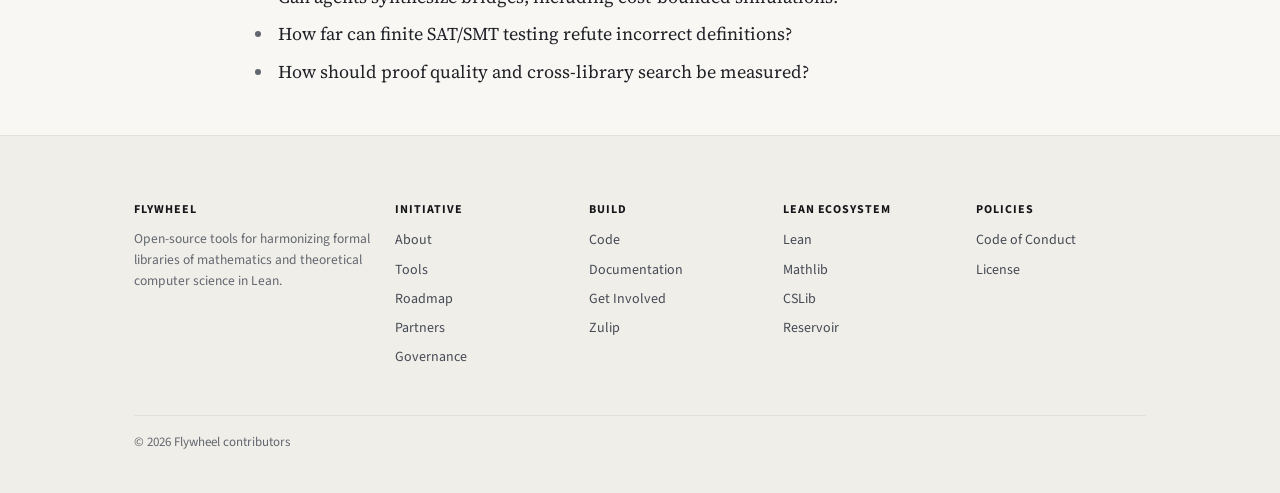
<file: about.html>
<!DOCTYPE html>
<html lang="en">
<head>
  <!-- Analytics (optional): paste your own tag here. -->
  <meta charset="utf-8">
  <meta name="viewport" content="width=device-width, initial-scale=1">
  <title>About | Flywheel</title>
  <meta name="description" content="Flywheel is an open-source toolchain that helps formal libraries of mathematics and theoretical computer science in Lean agree with each other.">
  <meta property="og:type" content="website">
  <meta property="og:title" content="About | Flywheel">
  <meta property="og:description" content="Flywheel is an open-source toolchain that helps formal libraries of mathematics and theoretical computer science in Lean agree with each other.">
  <meta property="og:image" content="https://example.github.io/flywheel/static/logo.svg"><!-- TBD: real URL; social previews need a PNG -->
  <meta name="twitter:card" content="summary_large_image">
  <link rel="icon" href="static/favicon.svg" type="image/svg+xml">
  <link rel="preconnect" href="https://fonts.googleapis.com">
  <link rel="preconnect" href="https://fonts.gstatic.com" crossorigin>
  <link href="https://fonts.googleapis.com/css2?family=Source+Sans+3:wght@400;600;700&family=Source+Serif+4:ital,opsz,wght@0,8..60,400..700;1,8..60,400&family=Source+Code+Pro:wght@400;500&display=swap" rel="stylesheet">
  <link rel="stylesheet" href="style.css?v=41f234de">
  <noscript><style>.reveal{opacity:1;transform:none}.steps .ctl{display:none}</style></noscript>
</head>
<body>

<!-- Shared header: keep identical across pages. -->
<div class="site-header">
  <div class="wide">
    <a class="mark" href="index.html"><img src="static/logo.svg" alt="" width="26" height="26">Flywheel</a>
    <nav class="site-nav" aria-label="Site"><a href="about.html" aria-current="page">About</a> <a href="tools.html">Tools</a> <a href="roadmap.html">Roadmap</a> <a href="partners.html">Partners</a> <a href="governance.html">Governance</a> <a href="contributing.html">Get Involved</a> <a href="resources.html">News &amp; Resources</a> <a class="gh" href="#" aria-label="GitHub"><svg viewBox="0 0 24 24" width="18" height="18" fill="currentColor" aria-hidden="true"><path d="M12 .5C5.65.5.5 5.65.5 12a11.5 11.5 0 0 0 7.86 10.92c.58.1.79-.25.79-.56v-2c-3.2.7-3.87-1.37-3.87-1.37-.52-1.33-1.28-1.69-1.28-1.69-1.05-.72.08-.7.08-.7 1.16.08 1.77 1.19 1.77 1.19 1.03 1.77 2.7 1.26 3.36.96.1-.75.4-1.26.73-1.55-2.55-.29-5.24-1.28-5.24-5.69 0-1.26.45-2.29 1.19-3.1-.12-.29-.52-1.46.11-3.05 0 0 .97-.31 3.17 1.18a11 11 0 0 1 5.77 0c2.2-1.49 3.17-1.18 3.17-1.18.63 1.59.23 2.76.11 3.05.74.81 1.19 1.84 1.19 3.1 0 4.42-2.69 5.39-5.25 5.68.41.36.78 1.06.78 2.14v3.17c0 .31.21.67.8.56A11.5 11.5 0 0 0 23.5 12C23.5 5.65 18.35.5 12 .5z"/></svg></a></nav>
  </div>
</div>

<header class="page-head">
  <div class="wrap">
    <h1>About</h1>
    <p class="lead">Several groups now build large formal libraries in Lean at the same time, often with automated formalization. Flywheel provides the tools that keep their definitions consistent.</p>
  </div>
</header>
<section>
  <div class="wrap">
    <h2>The problem</h2>
    <p>Meta&rsquo;s ATLAS, GTRI&rsquo;s autoformalization effort, the Simons Institute research pod, CSLib, and Mathlib all define standard objects independently. Lean checks proofs against definitions, but not definitions against the literature, so small differences go unnoticed.</p>
    <div class="examples">
      <div><b>Machine models</b> <span>Single- and multi-tape machines differ by a quadratic slowdown.</span></div>
      <div><b>Cost models</b> <span>Unit-cost and bit-cost arithmetic give different notions of polynomial time.</span></div>
      <div><b>Encodings</b> <span>Under unary input, pseudo-polynomial algorithms become polynomial.</span></div>
      <div><b>Graphs</b> <span>Simple, multi-, directed, and undirected graphs satisfy different theorems.</span></div>
    </div>
  </div>
</section>
<section>
  <div class="wrap">
    <h2>Approach</h2>
    <p>Flywheel does not maintain a library. It provides tools that run in each library&rsquo;s own CI, a set of reference definitions agreed with Mathlib, CSLib, and domain experts, and a research program on the questions these raise. Libraries keep their repositories and governance, and decide which findings to accept.</p>
    <p>The first domain is theoretical computer science; the tools apply equally to mathematics.</p>
  </div>
</section>
<section>
  <div class="wrap">
    <h2>Principles</h2>
    <ul class="plain">
      <li>Equivalences are reported only once Lean has checked them.</li>
      <li>Bridges record resource overheads, so complexity results transfer correctly.</li>
      <li>Definitions are tested for counterexamples before proofs are attempted.</li>
      <li>Tools, benchmarks, and reference sets are open source.</li>
      <li>Every finding becomes training and evaluation data for the tools.</li>
    </ul>
  </div>
</section>
<section>
  <div class="wrap">
    <h2>Open questions</h2>
    <ul class="plain">
      <li>Which notion of equivalence should make two definitions the same?</li>
      <li>Can agents synthesize bridges, including cost-bounded simulations?</li>
      <li>How far can finite SAT/SMT testing refute incorrect definitions?</li>
      <li>How should proof quality and cross-library search be measured?</li>
    </ul>
  </div>
</section>

<!-- Shared footer: keep identical across pages. -->
<footer class="site-footer">
  <div class="wide">
    <div class="cols">
      <div class="about"><h4>Flywheel</h4><p>Open-source tools for harmonizing formal libraries of mathematics and theoretical computer science in Lean.</p></div>
      <div><h4>Initiative</h4><ul><li><a href="about.html">About</a></li><li><a href="tools.html">Tools</a></li><li><a href="roadmap.html">Roadmap</a></li><li><a href="partners.html">Partners</a></li><li><a href="governance.html">Governance</a></li></ul></div>
      <div><h4>Build</h4><ul><li><a href="#">Code</a></li><li><a href="#">Documentation</a></li><li><a href="contributing.html">Get Involved</a></li><li><a href="#">Zulip</a></li></ul></div>
      <div><h4>Lean ecosystem</h4><ul><li><a href="https://lean-lang.org/">Lean</a></li><li><a href="https://leanprover-community.github.io/">Mathlib</a></li><li><a href="https://www.cslib.io/">CSLib</a></li><li><a href="https://reservoir.lean-lang.org/">Reservoir</a></li></ul></div>
      <div><h4>Policies</h4><ul><li><a href="#">Code of Conduct</a></li><li><a href="#">License</a></li></ul></div>
    </div>
    <div class="legal">&copy; 2026 Flywheel contributors</div>
  </div>
</footer>

<div id="tip" role="tooltip" aria-hidden="true"></div>
<script src="app.js?v=2a6e9ba6" defer></script>
</body>
</html>
</file>
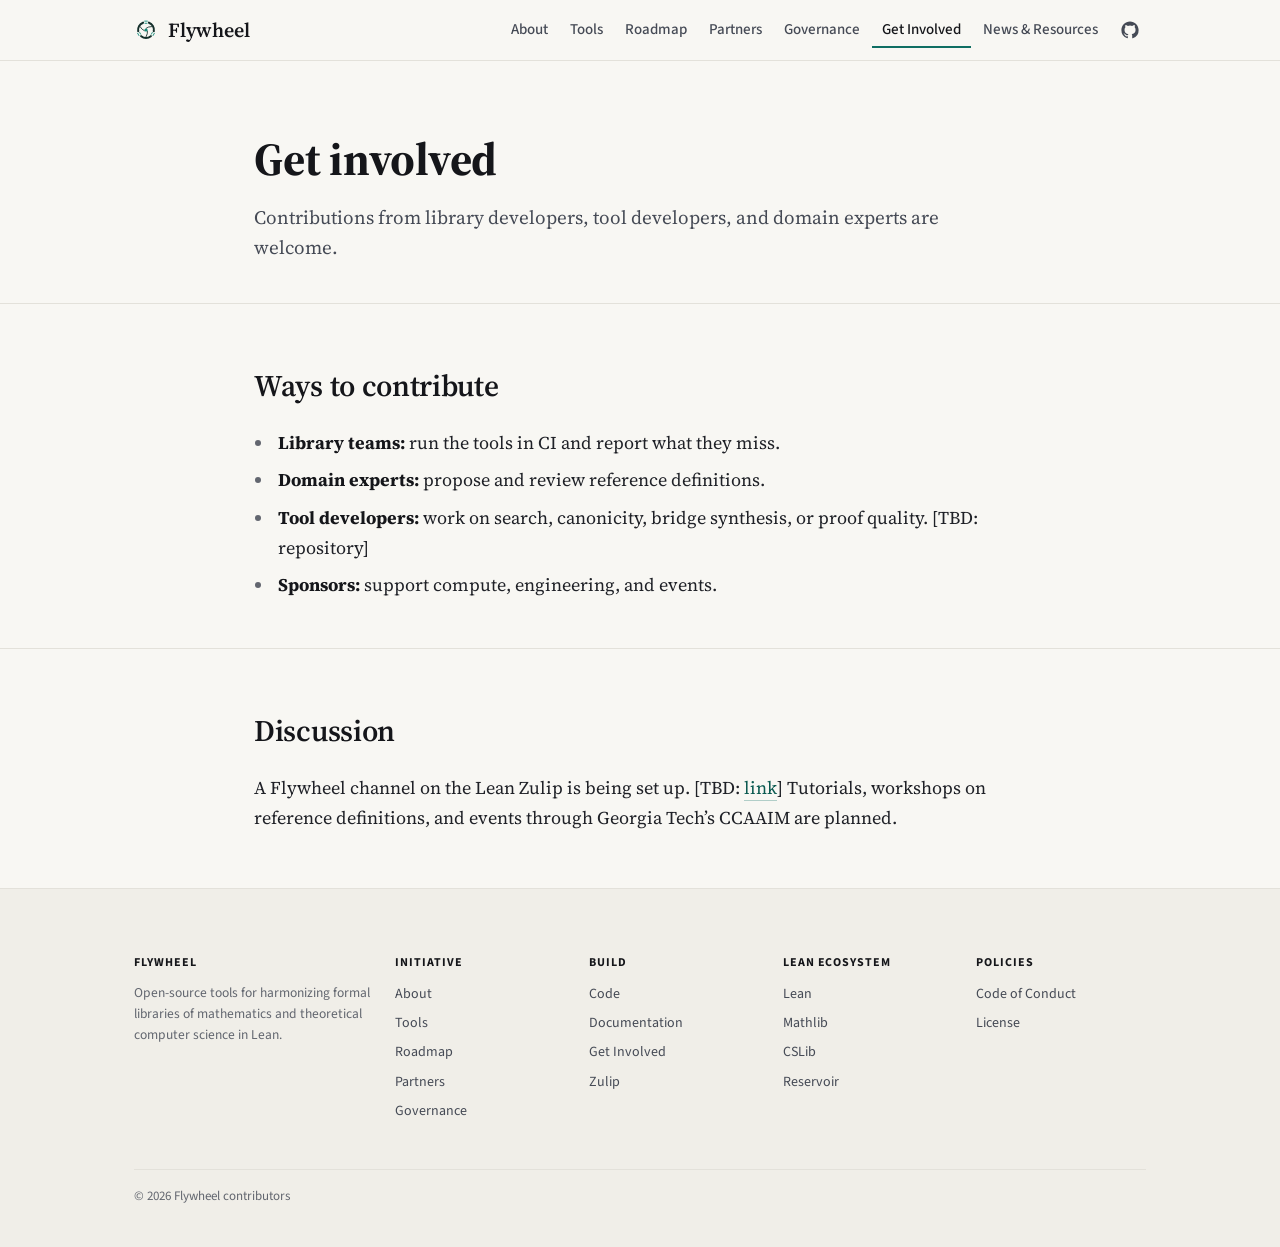
<file: contributing.html>
<!DOCTYPE html>
<html lang="en">
<head>
  <!-- Analytics (optional): paste your own tag here. -->
  <meta charset="utf-8">
  <meta name="viewport" content="width=device-width, initial-scale=1">
  <title>Get Involved | Flywheel</title>
  <meta name="description" content="Flywheel is an open-source toolchain that helps formal libraries of mathematics and theoretical computer science in Lean agree with each other.">
  <meta property="og:type" content="website">
  <meta property="og:title" content="Get Involved | Flywheel">
  <meta property="og:description" content="Flywheel is an open-source toolchain that helps formal libraries of mathematics and theoretical computer science in Lean agree with each other.">
  <meta property="og:image" content="https://example.github.io/flywheel/static/logo.svg"><!-- TBD: real URL; social previews need a PNG -->
  <meta name="twitter:card" content="summary_large_image">
  <link rel="icon" href="static/favicon.svg" type="image/svg+xml">
  <link rel="preconnect" href="https://fonts.googleapis.com">
  <link rel="preconnect" href="https://fonts.gstatic.com" crossorigin>
  <link href="https://fonts.googleapis.com/css2?family=Source+Sans+3:wght@400;600;700&family=Source+Serif+4:ital,opsz,wght@0,8..60,400..700;1,8..60,400&family=Source+Code+Pro:wght@400;500&display=swap" rel="stylesheet">
  <link rel="stylesheet" href="style.css?v=41f234de">
  <noscript><style>.reveal{opacity:1;transform:none}.steps .ctl{display:none}</style></noscript>
</head>
<body>

<!-- Shared header: keep identical across pages. -->
<div class="site-header">
  <div class="wide">
    <a class="mark" href="index.html"><img src="static/logo.svg" alt="" width="26" height="26">Flywheel</a>
    <nav class="site-nav" aria-label="Site"><a href="about.html">About</a> <a href="tools.html">Tools</a> <a href="roadmap.html">Roadmap</a> <a href="partners.html">Partners</a> <a href="governance.html">Governance</a> <a href="contributing.html" aria-current="page">Get Involved</a> <a href="resources.html">News &amp; Resources</a> <a class="gh" href="#" aria-label="GitHub"><svg viewBox="0 0 24 24" width="18" height="18" fill="currentColor" aria-hidden="true"><path d="M12 .5C5.65.5.5 5.65.5 12a11.5 11.5 0 0 0 7.86 10.92c.58.1.79-.25.79-.56v-2c-3.2.7-3.87-1.37-3.87-1.37-.52-1.33-1.28-1.69-1.28-1.69-1.05-.72.08-.7.08-.7 1.16.08 1.77 1.19 1.77 1.19 1.03 1.77 2.7 1.26 3.36.96.1-.75.4-1.26.73-1.55-2.55-.29-5.24-1.28-5.24-5.69 0-1.26.45-2.29 1.19-3.1-.12-.29-.52-1.46.11-3.05 0 0 .97-.31 3.17 1.18a11 11 0 0 1 5.77 0c2.2-1.49 3.17-1.18 3.17-1.18.63 1.59.23 2.76.11 3.05.74.81 1.19 1.84 1.19 3.1 0 4.42-2.69 5.39-5.25 5.68.41.36.78 1.06.78 2.14v3.17c0 .31.21.67.8.56A11.5 11.5 0 0 0 23.5 12C23.5 5.65 18.35.5 12 .5z"/></svg></a></nav>
  </div>
</div>

<header class="page-head">
  <div class="wrap">
    <h1>Get involved</h1>
    <p class="lead">Contributions from library developers, tool developers, and domain experts are welcome.</p>
  </div>
</header>
<section>
  <div class="wrap">
    <h2>Ways to contribute</h2>
    <ul class="plain">
      <li><b>Library teams:</b> run the tools in CI and report what they miss.</li>
      <li><b>Domain experts:</b> propose and review reference definitions.</li>
      <li><b>Tool developers:</b> work on search, canonicity, bridge synthesis, or proof quality. [TBD: repository]</li>
      <li><b>Sponsors:</b> support compute, engineering, and events.</li>
    </ul>
  </div>
</section>
<section>
  <div class="wrap">
    <h2>Discussion</h2>
    <p>A Flywheel channel on the Lean Zulip is being set up. [TBD: <a href="#">link</a>] Tutorials, workshops on reference definitions, and events through Georgia Tech&rsquo;s CCAAIM are planned.</p>
  </div>
</section>

<!-- Shared footer: keep identical across pages. -->
<footer class="site-footer">
  <div class="wide">
    <div class="cols">
      <div class="about"><h4>Flywheel</h4><p>Open-source tools for harmonizing formal libraries of mathematics and theoretical computer science in Lean.</p></div>
      <div><h4>Initiative</h4><ul><li><a href="about.html">About</a></li><li><a href="tools.html">Tools</a></li><li><a href="roadmap.html">Roadmap</a></li><li><a href="partners.html">Partners</a></li><li><a href="governance.html">Governance</a></li></ul></div>
      <div><h4>Build</h4><ul><li><a href="#">Code</a></li><li><a href="#">Documentation</a></li><li><a href="contributing.html">Get Involved</a></li><li><a href="#">Zulip</a></li></ul></div>
      <div><h4>Lean ecosystem</h4><ul><li><a href="https://lean-lang.org/">Lean</a></li><li><a href="https://leanprover-community.github.io/">Mathlib</a></li><li><a href="https://www.cslib.io/">CSLib</a></li><li><a href="https://reservoir.lean-lang.org/">Reservoir</a></li></ul></div>
      <div><h4>Policies</h4><ul><li><a href="#">Code of Conduct</a></li><li><a href="#">License</a></li></ul></div>
    </div>
    <div class="legal">&copy; 2026 Flywheel contributors</div>
  </div>
</footer>

<div id="tip" role="tooltip" aria-hidden="true"></div>
<script src="app.js?v=2a6e9ba6" defer></script>
</body>
</html>
</file>
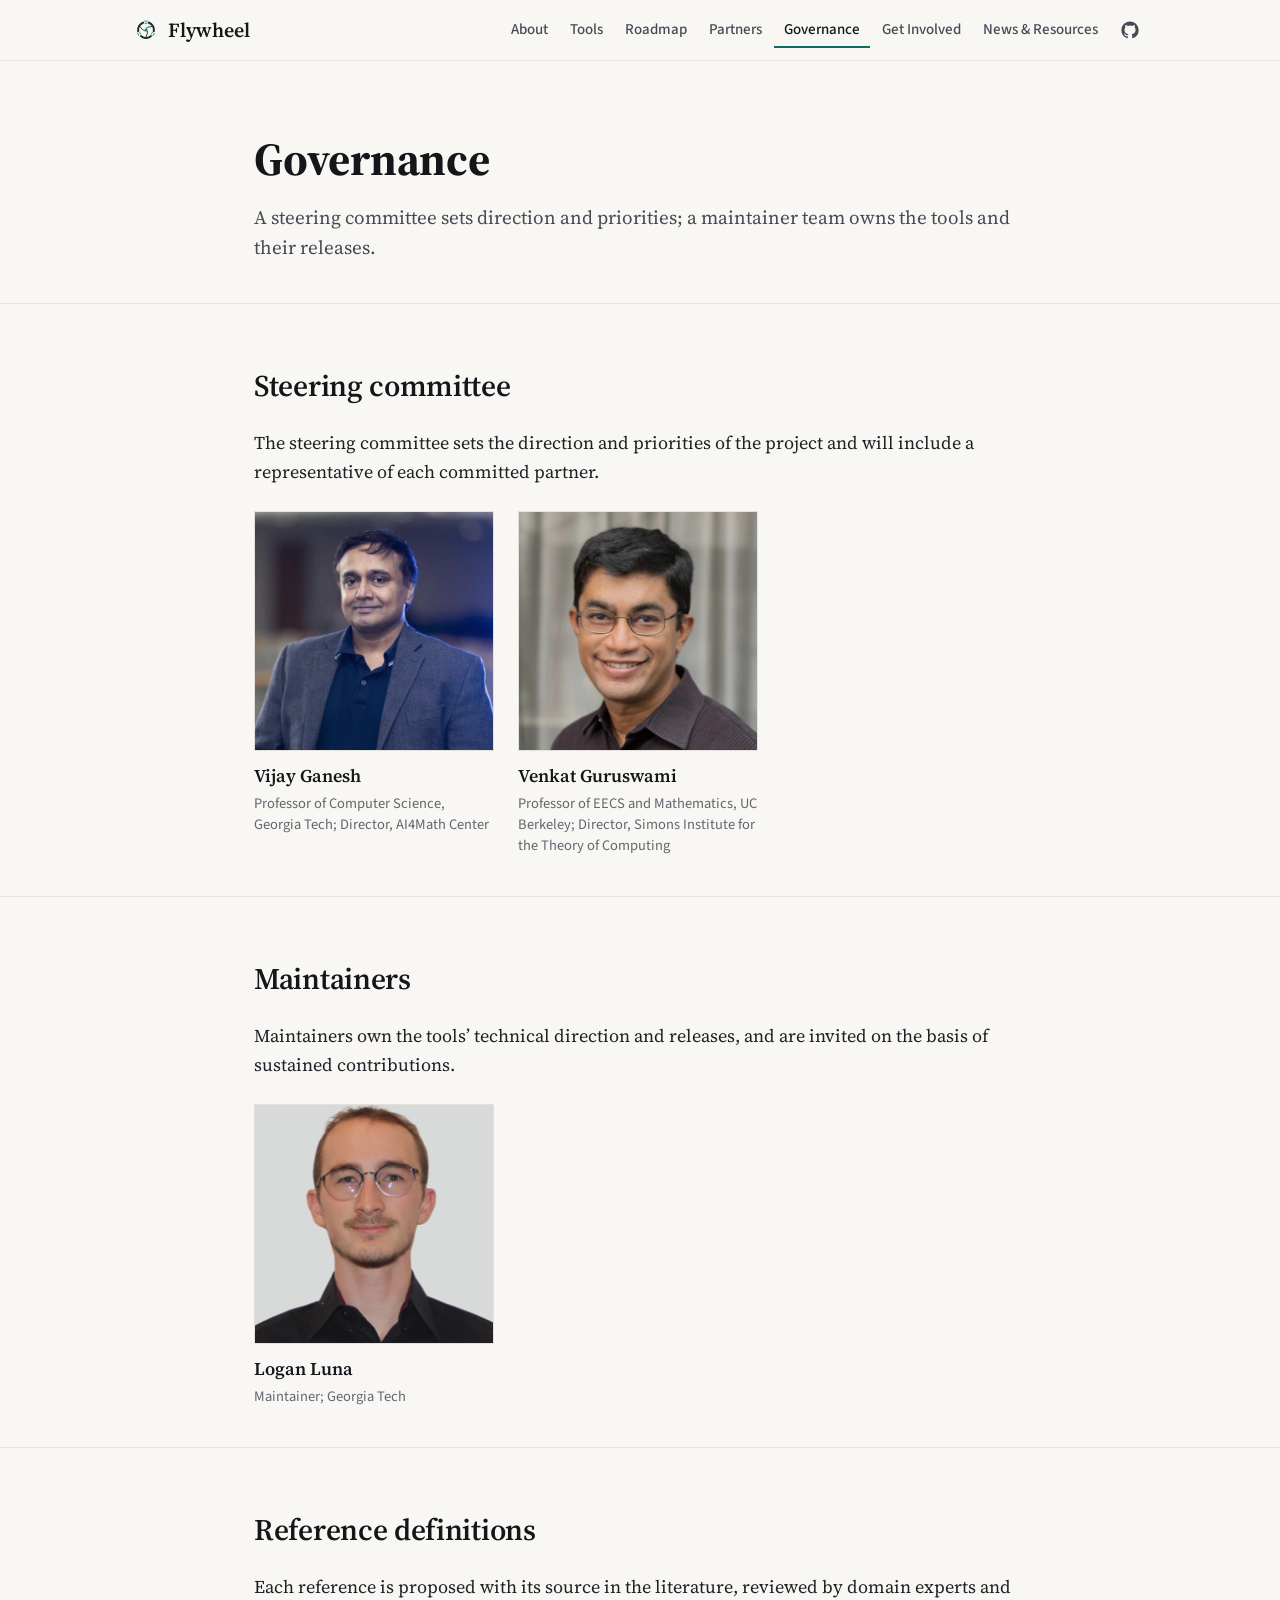
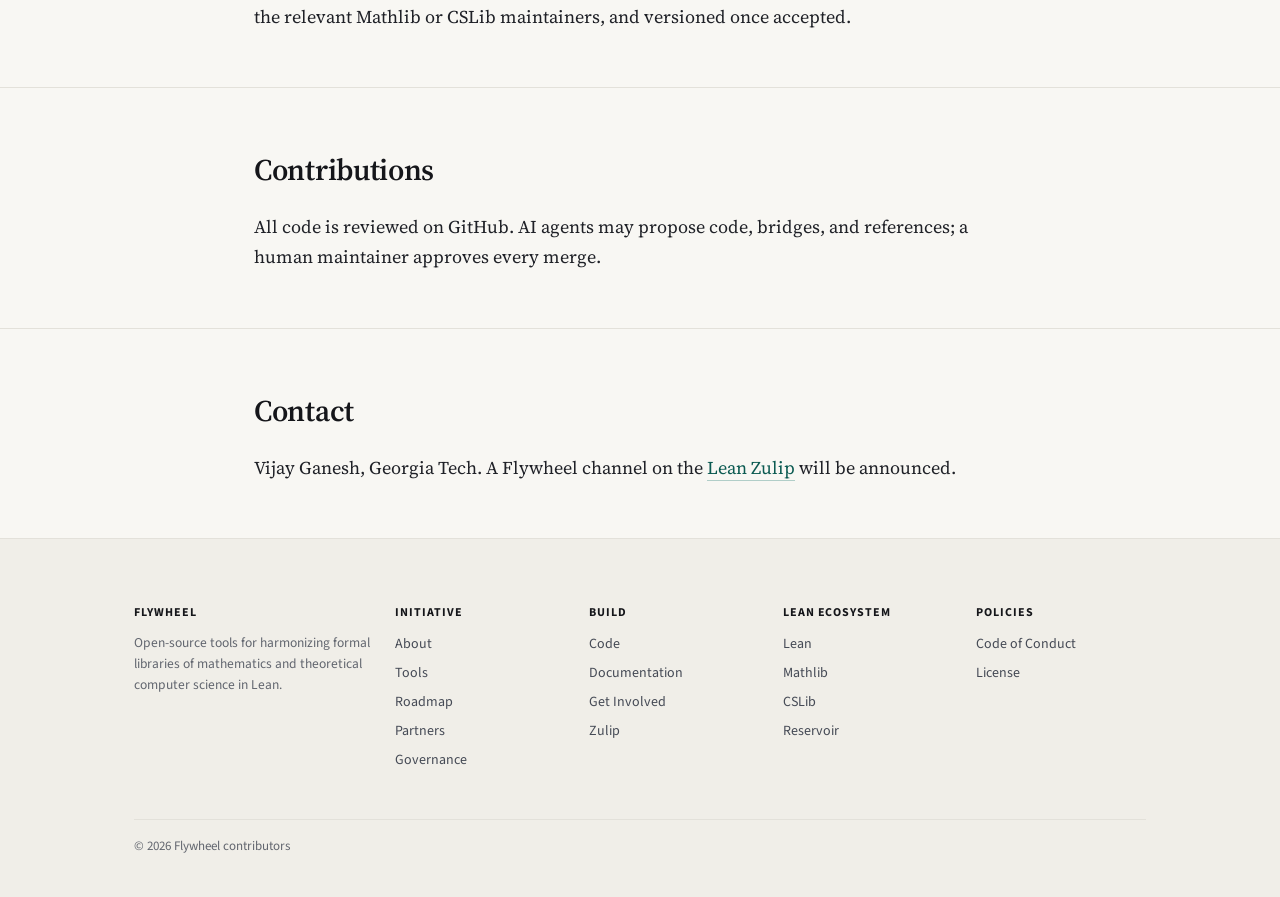
<file: governance.html>
<!DOCTYPE html>
<html lang="en">
<head>
  <!-- Analytics (optional): paste your own tag here. -->
  <meta charset="utf-8">
  <meta name="viewport" content="width=device-width, initial-scale=1">
  <title>Governance | Flywheel</title>
  <meta name="description" content="Flywheel is an open-source toolchain that helps formal libraries of mathematics and theoretical computer science in Lean agree with each other.">
  <meta property="og:type" content="website">
  <meta property="og:title" content="Governance | Flywheel">
  <meta property="og:description" content="Flywheel is an open-source toolchain that helps formal libraries of mathematics and theoretical computer science in Lean agree with each other.">
  <meta property="og:image" content="https://example.github.io/flywheel/static/logo.svg"><!-- TBD: real URL; social previews need a PNG -->
  <meta name="twitter:card" content="summary_large_image">
  <link rel="icon" href="static/favicon.svg" type="image/svg+xml">
  <link rel="preconnect" href="https://fonts.googleapis.com">
  <link rel="preconnect" href="https://fonts.gstatic.com" crossorigin>
  <link href="https://fonts.googleapis.com/css2?family=Source+Sans+3:wght@400;600;700&family=Source+Serif+4:ital,opsz,wght@0,8..60,400..700;1,8..60,400&family=Source+Code+Pro:wght@400;500&display=swap" rel="stylesheet">
  <link rel="stylesheet" href="style.css?v=41f234de">
  <noscript><style>.reveal{opacity:1;transform:none}.steps .ctl{display:none}</style></noscript>
</head>
<body>

<!-- Shared header: keep identical across pages. -->
<div class="site-header">
  <div class="wide">
    <a class="mark" href="index.html"><img src="static/logo.svg" alt="" width="26" height="26">Flywheel</a>
    <nav class="site-nav" aria-label="Site"><a href="about.html">About</a> <a href="tools.html">Tools</a> <a href="roadmap.html">Roadmap</a> <a href="partners.html">Partners</a> <a href="governance.html" aria-current="page">Governance</a> <a href="contributing.html">Get Involved</a> <a href="resources.html">News &amp; Resources</a> <a class="gh" href="#" aria-label="GitHub"><svg viewBox="0 0 24 24" width="18" height="18" fill="currentColor" aria-hidden="true"><path d="M12 .5C5.65.5.5 5.65.5 12a11.5 11.5 0 0 0 7.86 10.92c.58.1.79-.25.79-.56v-2c-3.2.7-3.87-1.37-3.87-1.37-.52-1.33-1.28-1.69-1.28-1.69-1.05-.72.08-.7.08-.7 1.16.08 1.77 1.19 1.77 1.19 1.03 1.77 2.7 1.26 3.36.96.1-.75.4-1.26.73-1.55-2.55-.29-5.24-1.28-5.24-5.69 0-1.26.45-2.29 1.19-3.1-.12-.29-.52-1.46.11-3.05 0 0 .97-.31 3.17 1.18a11 11 0 0 1 5.77 0c2.2-1.49 3.17-1.18 3.17-1.18.63 1.59.23 2.76.11 3.05.74.81 1.19 1.84 1.19 3.1 0 4.42-2.69 5.39-5.25 5.68.41.36.78 1.06.78 2.14v3.17c0 .31.21.67.8.56A11.5 11.5 0 0 0 23.5 12C23.5 5.65 18.35.5 12 .5z"/></svg></a></nav>
  </div>
</div>

<header class="page-head">
  <div class="wrap">
    <h1>Governance</h1>
    <p class="lead">A steering committee sets direction and priorities; a maintainer team owns the tools and their releases.</p>
  </div>
</header>
<section>
  <div class="wrap">
    <h2>Steering committee</h2>
    <p>The steering committee sets the direction and priorities of the project and will include a representative of each committed partner.</p>
    <div class="team">
      <a class="member" href="https://vganesh1.github.io/" target="_blank" rel="noopener"><img src="static/people/vijay-ganesh.jpg" alt="Vijay Ganesh" width="220" height="220" loading="lazy"><b>Vijay Ganesh</b> <span>Professor of Computer Science, Georgia Tech; Director, AI4Math Center</span></a>
      <a class="member" href="https://people.eecs.berkeley.edu/~venkatg/" target="_blank" rel="noopener"><img src="static/people/venkat-guruswami.jpg" alt="Venkat Guruswami" width="220" height="220" loading="lazy"><b>Venkat Guruswami</b> <span>Professor of EECS and Mathematics, UC Berkeley; Director, Simons Institute for the Theory of Computing</span></a>
    </div>
    <!-- Partner representatives: hidden until partnerships are confirmed. -->
  </div>
</section>
<section>
  <div class="wrap">
    <h2>Maintainers</h2>
    <p>Maintainers own the tools&rsquo; technical direction and releases, and are invited on the basis of sustained contributions.</p>
    <div class="team">
      <a class="member" href="https://logan-cole-luna.github.io/" target="_blank" rel="noopener"><img src="static/people/logan-luna.jpg" alt="Logan Luna" width="220" height="220" loading="lazy"><b>Logan Luna</b> <span>Maintainer; Georgia Tech</span></a>
    </div>
  </div>
</section>
<section>
  <div class="wrap">
    <h2>Reference definitions</h2>
    <p>Each reference is proposed with its source in the literature, reviewed by domain experts and the relevant Mathlib or CSLib maintainers, and versioned once accepted.</p>
  </div>
</section>
<section>
  <div class="wrap">
    <h2>Contributions</h2>
    <p>All code is reviewed on GitHub. AI agents may propose code, bridges, and references; a human maintainer approves every merge.</p>
  </div>
</section>
<section>
  <div class="wrap">
    <h2>Contact</h2>
    <p>Vijay Ganesh, Georgia Tech. A Flywheel channel on the <a href="#">Lean Zulip</a> will be announced.</p>
  </div>
</section>

<!-- Shared footer: keep identical across pages. -->
<footer class="site-footer">
  <div class="wide">
    <div class="cols">
      <div class="about"><h4>Flywheel</h4><p>Open-source tools for harmonizing formal libraries of mathematics and theoretical computer science in Lean.</p></div>
      <div><h4>Initiative</h4><ul><li><a href="about.html">About</a></li><li><a href="tools.html">Tools</a></li><li><a href="roadmap.html">Roadmap</a></li><li><a href="partners.html">Partners</a></li><li><a href="governance.html">Governance</a></li></ul></div>
      <div><h4>Build</h4><ul><li><a href="#">Code</a></li><li><a href="#">Documentation</a></li><li><a href="contributing.html">Get Involved</a></li><li><a href="#">Zulip</a></li></ul></div>
      <div><h4>Lean ecosystem</h4><ul><li><a href="https://lean-lang.org/">Lean</a></li><li><a href="https://leanprover-community.github.io/">Mathlib</a></li><li><a href="https://www.cslib.io/">CSLib</a></li><li><a href="https://reservoir.lean-lang.org/">Reservoir</a></li></ul></div>
      <div><h4>Policies</h4><ul><li><a href="#">Code of Conduct</a></li><li><a href="#">License</a></li></ul></div>
    </div>
    <div class="legal">&copy; 2026 Flywheel contributors</div>
  </div>
</footer>

<div id="tip" role="tooltip" aria-hidden="true"></div>
<script src="app.js?v=2a6e9ba6" defer></script>
</body>
</html>
</file>
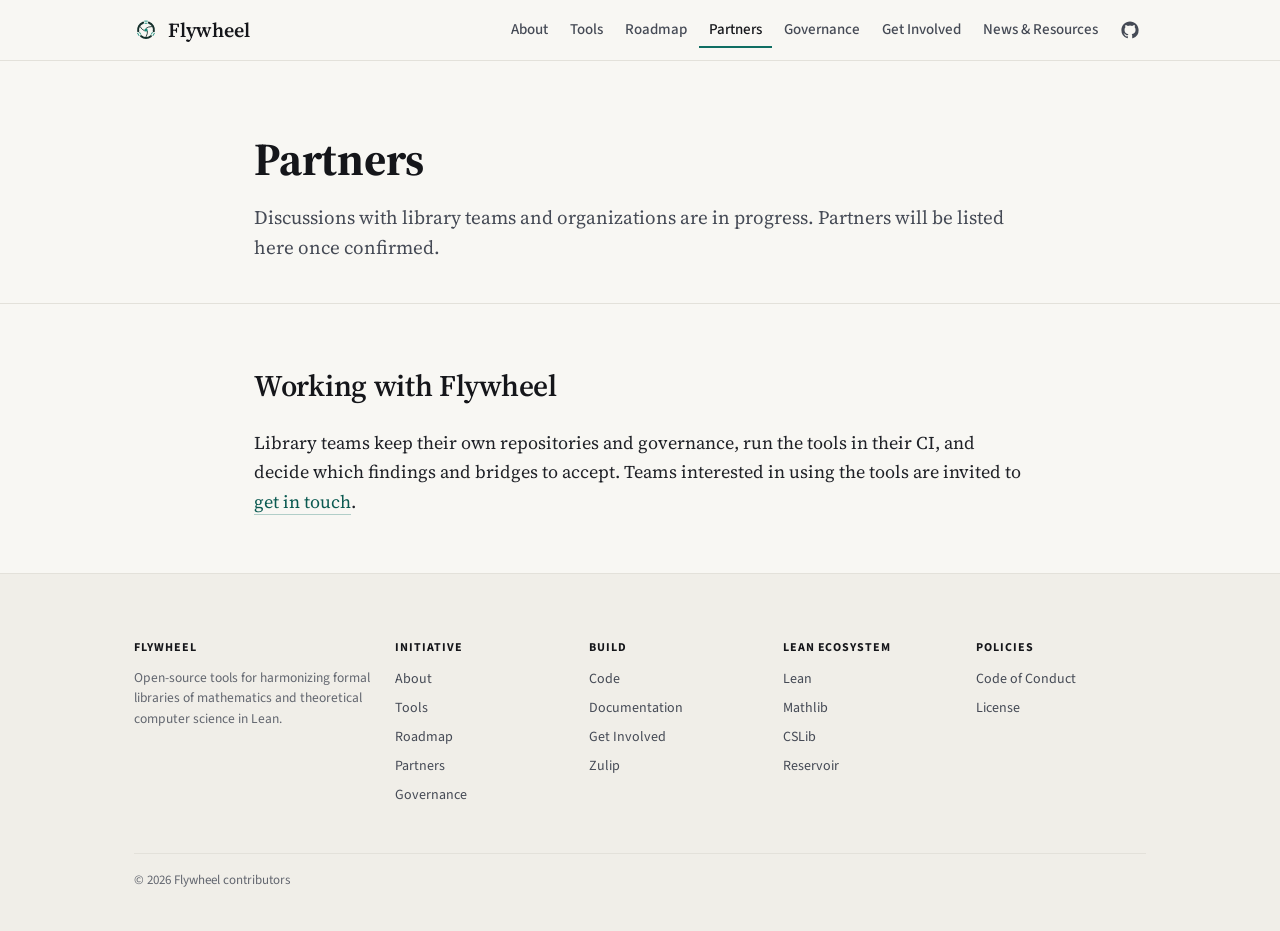
<file: partners.html>
<!DOCTYPE html>
<html lang="en">
<head>
  <!-- Analytics (optional): paste your own tag here. -->
  <meta charset="utf-8">
  <meta name="viewport" content="width=device-width, initial-scale=1">
  <title>Partners | Flywheel</title>
  <meta name="description" content="Flywheel is an open-source toolchain that helps formal libraries of mathematics and theoretical computer science in Lean agree with each other.">
  <meta property="og:type" content="website">
  <meta property="og:title" content="Partners | Flywheel">
  <meta property="og:description" content="Flywheel is an open-source toolchain that helps formal libraries of mathematics and theoretical computer science in Lean agree with each other.">
  <meta property="og:image" content="https://example.github.io/flywheel/static/logo.svg"><!-- TBD: real URL; social previews need a PNG -->
  <meta name="twitter:card" content="summary_large_image">
  <link rel="icon" href="static/favicon.svg" type="image/svg+xml">
  <link rel="preconnect" href="https://fonts.googleapis.com">
  <link rel="preconnect" href="https://fonts.gstatic.com" crossorigin>
  <link href="https://fonts.googleapis.com/css2?family=Source+Sans+3:wght@400;600;700&family=Source+Serif+4:ital,opsz,wght@0,8..60,400..700;1,8..60,400&family=Source+Code+Pro:wght@400;500&display=swap" rel="stylesheet">
  <link rel="stylesheet" href="style.css?v=41f234de">
  <noscript><style>.reveal{opacity:1;transform:none}.steps .ctl{display:none}</style></noscript>
</head>
<body>

<!-- Shared header: keep identical across pages. -->
<div class="site-header">
  <div class="wide">
    <a class="mark" href="index.html"><img src="static/logo.svg" alt="" width="26" height="26">Flywheel</a>
    <nav class="site-nav" aria-label="Site"><a href="about.html">About</a> <a href="tools.html">Tools</a> <a href="roadmap.html">Roadmap</a> <a href="partners.html" aria-current="page">Partners</a> <a href="governance.html">Governance</a> <a href="contributing.html">Get Involved</a> <a href="resources.html">News &amp; Resources</a> <a class="gh" href="#" aria-label="GitHub"><svg viewBox="0 0 24 24" width="18" height="18" fill="currentColor" aria-hidden="true"><path d="M12 .5C5.65.5.5 5.65.5 12a11.5 11.5 0 0 0 7.86 10.92c.58.1.79-.25.79-.56v-2c-3.2.7-3.87-1.37-3.87-1.37-.52-1.33-1.28-1.69-1.28-1.69-1.05-.72.08-.7.08-.7 1.16.08 1.77 1.19 1.77 1.19 1.03 1.77 2.7 1.26 3.36.96.1-.75.4-1.26.73-1.55-2.55-.29-5.24-1.28-5.24-5.69 0-1.26.45-2.29 1.19-3.1-.12-.29-.52-1.46.11-3.05 0 0 .97-.31 3.17 1.18a11 11 0 0 1 5.77 0c2.2-1.49 3.17-1.18 3.17-1.18.63 1.59.23 2.76.11 3.05.74.81 1.19 1.84 1.19 3.1 0 4.42-2.69 5.39-5.25 5.68.41.36.78 1.06.78 2.14v3.17c0 .31.21.67.8.56A11.5 11.5 0 0 0 23.5 12C23.5 5.65 18.35.5 12 .5z"/></svg></a></nav>
  </div>
</div>

<header class="page-head">
  <div class="wrap">
    <h1>Partners</h1>
    <p class="lead">Discussions with library teams and organizations are in progress. Partners will be listed here once confirmed.</p>
  </div>
</header>
<section>
  <div class="wrap">
    <h2>Working with Flywheel</h2>
    <p>Library teams keep their own repositories and governance, run the tools in their CI, and decide which findings and bridges to accept. Teams interested in using the tools are invited to <a href="contributing.html">get in touch</a>.</p>
<!-- Partner table: hidden until partnerships are confirmed. -->
  </div>
</section>

<!-- Shared footer: keep identical across pages. -->
<footer class="site-footer">
  <div class="wide">
    <div class="cols">
      <div class="about"><h4>Flywheel</h4><p>Open-source tools for harmonizing formal libraries of mathematics and theoretical computer science in Lean.</p></div>
      <div><h4>Initiative</h4><ul><li><a href="about.html">About</a></li><li><a href="tools.html">Tools</a></li><li><a href="roadmap.html">Roadmap</a></li><li><a href="partners.html">Partners</a></li><li><a href="governance.html">Governance</a></li></ul></div>
      <div><h4>Build</h4><ul><li><a href="#">Code</a></li><li><a href="#">Documentation</a></li><li><a href="contributing.html">Get Involved</a></li><li><a href="#">Zulip</a></li></ul></div>
      <div><h4>Lean ecosystem</h4><ul><li><a href="https://lean-lang.org/">Lean</a></li><li><a href="https://leanprover-community.github.io/">Mathlib</a></li><li><a href="https://www.cslib.io/">CSLib</a></li><li><a href="https://reservoir.lean-lang.org/">Reservoir</a></li></ul></div>
      <div><h4>Policies</h4><ul><li><a href="#">Code of Conduct</a></li><li><a href="#">License</a></li></ul></div>
    </div>
    <div class="legal">&copy; 2026 Flywheel contributors</div>
  </div>
</footer>

<div id="tip" role="tooltip" aria-hidden="true"></div>
<script src="app.js?v=2a6e9ba6" defer></script>
</body>
</html>
</file>
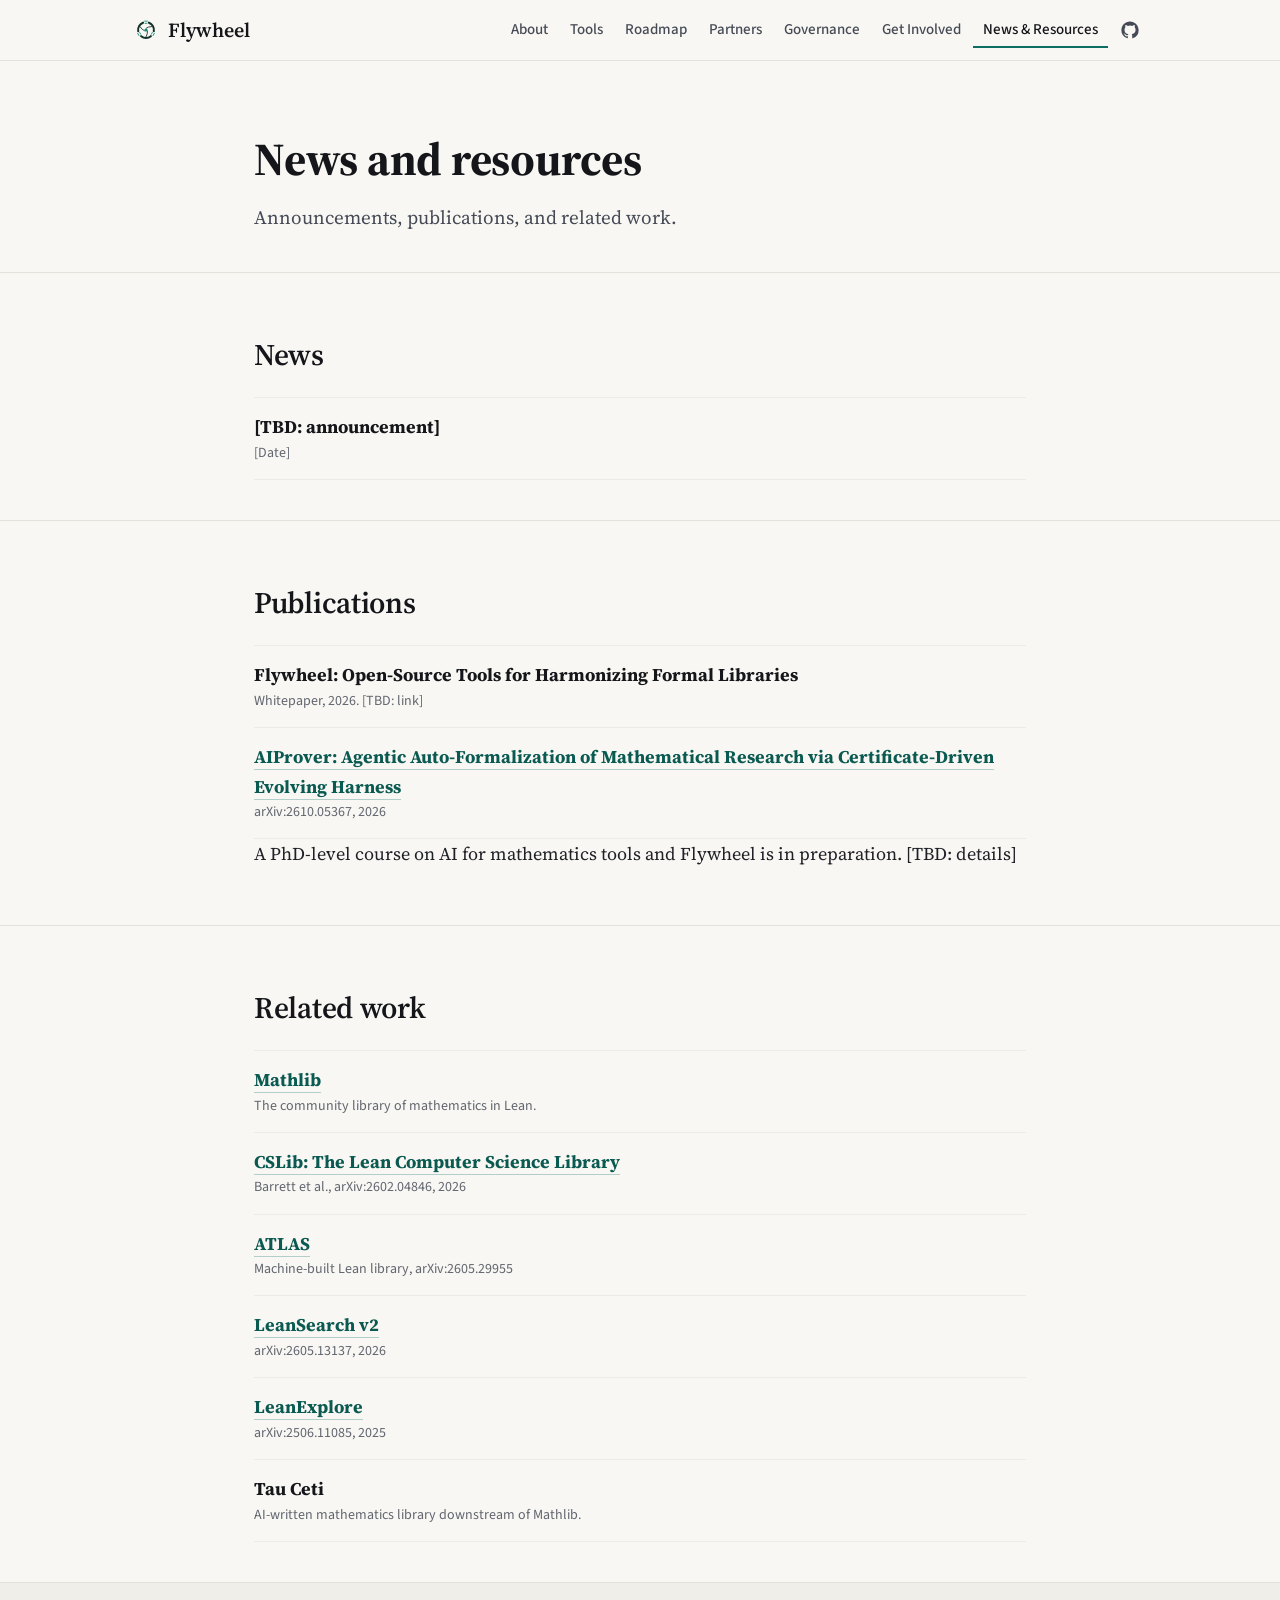
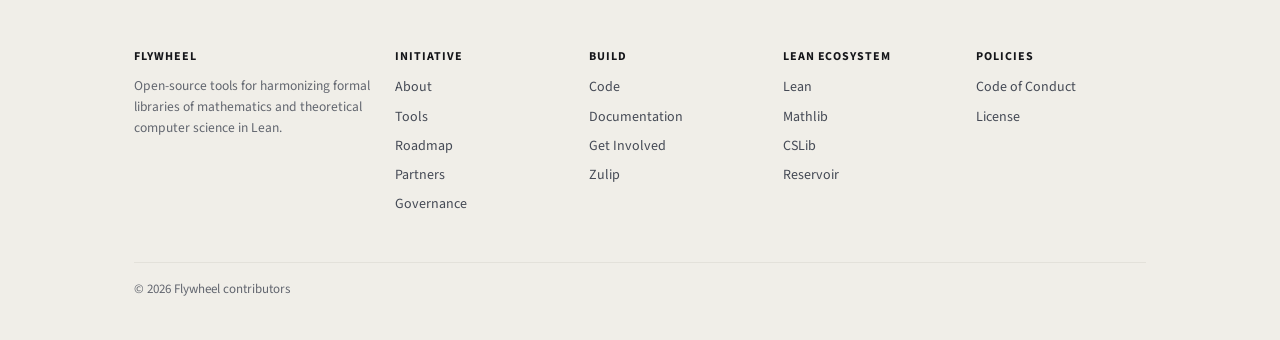
<file: resources.html>
<!DOCTYPE html>
<html lang="en">
<head>
  <!-- Analytics (optional): paste your own tag here. -->
  <meta charset="utf-8">
  <meta name="viewport" content="width=device-width, initial-scale=1">
  <title>News & Resources | Flywheel</title>
  <meta name="description" content="Flywheel is an open-source toolchain that helps formal libraries of mathematics and theoretical computer science in Lean agree with each other.">
  <meta property="og:type" content="website">
  <meta property="og:title" content="News & Resources | Flywheel">
  <meta property="og:description" content="Flywheel is an open-source toolchain that helps formal libraries of mathematics and theoretical computer science in Lean agree with each other.">
  <meta property="og:image" content="https://example.github.io/flywheel/static/logo.svg"><!-- TBD: real URL; social previews need a PNG -->
  <meta name="twitter:card" content="summary_large_image">
  <link rel="icon" href="static/favicon.svg" type="image/svg+xml">
  <link rel="preconnect" href="https://fonts.googleapis.com">
  <link rel="preconnect" href="https://fonts.gstatic.com" crossorigin>
  <link href="https://fonts.googleapis.com/css2?family=Source+Sans+3:wght@400;600;700&family=Source+Serif+4:ital,opsz,wght@0,8..60,400..700;1,8..60,400&family=Source+Code+Pro:wght@400;500&display=swap" rel="stylesheet">
  <link rel="stylesheet" href="style.css?v=41f234de">
  <noscript><style>.reveal{opacity:1;transform:none}.steps .ctl{display:none}</style></noscript>
</head>
<body>

<!-- Shared header: keep identical across pages. -->
<div class="site-header">
  <div class="wide">
    <a class="mark" href="index.html"><img src="static/logo.svg" alt="" width="26" height="26">Flywheel</a>
    <nav class="site-nav" aria-label="Site"><a href="about.html">About</a> <a href="tools.html">Tools</a> <a href="roadmap.html">Roadmap</a> <a href="partners.html">Partners</a> <a href="governance.html">Governance</a> <a href="contributing.html">Get Involved</a> <a href="resources.html" aria-current="page">News &amp; Resources</a> <a class="gh" href="#" aria-label="GitHub"><svg viewBox="0 0 24 24" width="18" height="18" fill="currentColor" aria-hidden="true"><path d="M12 .5C5.65.5.5 5.65.5 12a11.5 11.5 0 0 0 7.86 10.92c.58.1.79-.25.79-.56v-2c-3.2.7-3.87-1.37-3.87-1.37-.52-1.33-1.28-1.69-1.28-1.69-1.05-.72.08-.7.08-.7 1.16.08 1.77 1.19 1.77 1.19 1.03 1.77 2.7 1.26 3.36.96.1-.75.4-1.26.73-1.55-2.55-.29-5.24-1.28-5.24-5.69 0-1.26.45-2.29 1.19-3.1-.12-.29-.52-1.46.11-3.05 0 0 .97-.31 3.17 1.18a11 11 0 0 1 5.77 0c2.2-1.49 3.17-1.18 3.17-1.18.63 1.59.23 2.76.11 3.05.74.81 1.19 1.84 1.19 3.1 0 4.42-2.69 5.39-5.25 5.68.41.36.78 1.06.78 2.14v3.17c0 .31.21.67.8.56A11.5 11.5 0 0 0 23.5 12C23.5 5.65 18.35.5 12 .5z"/></svg></a></nav>
  </div>
</div>

<header class="page-head">
  <div class="wrap">
    <h1>News and resources</h1>
    <p class="lead">Announcements, publications, and related work.</p>
  </div>
</header>
<section>
  <div class="wrap">
    <h2>News</h2>
    <ul class="reslist">
      <li><b>[TBD: announcement]</b> <span>[Date]</span></li>
    </ul>
  </div>
</section>
<section>
  <div class="wrap">
    <h2>Publications</h2>
    <ul class="reslist">
<li><b>Flywheel: Open-Source Tools for Harmonizing Formal Libraries</b> <span>Whitepaper, 2026. [TBD: link]</span></li><li><b><a href="https://arxiv.org/abs/2610.05367" target="_blank" rel="noopener">AIProver: Agentic Auto-Formalization of Mathematical Research via Certificate-Driven Evolving Harness</a></b> <span>arXiv:2610.05367, 2026</span></li>
    </ul>
    <p>A PhD-level course on AI for mathematics tools and Flywheel is in preparation. [TBD: details]</p>
  </div>
</section>
<section>
  <div class="wrap">
    <h2>Related work</h2>
    <ul class="reslist">
<li><b><a href="https://leanprover-community.github.io/" target="_blank" rel="noopener">Mathlib</a></b> <span>The community library of mathematics in Lean.</span></li><li><b><a href="https://arxiv.org/abs/2602.04846" target="_blank" rel="noopener">CSLib: The Lean Computer Science Library</a></b> <span>Barrett et al., arXiv:2602.04846, 2026</span></li><li><b><a href="https://arxiv.org/abs/2605.29955" target="_blank" rel="noopener">ATLAS</a></b> <span>Machine-built Lean library, arXiv:2605.29955</span></li><li><b><a href="https://arxiv.org/abs/2605.13137" target="_blank" rel="noopener">LeanSearch v2</a></b> <span>arXiv:2605.13137, 2026</span></li><li><b><a href="https://arxiv.org/abs/2506.11085" target="_blank" rel="noopener">LeanExplore</a></b> <span>arXiv:2506.11085, 2025</span></li><li><b>Tau Ceti</b> <span>AI-written mathematics library downstream of Mathlib.</span></li>
    </ul>
  </div>
</section>

<!-- Shared footer: keep identical across pages. -->
<footer class="site-footer">
  <div class="wide">
    <div class="cols">
      <div class="about"><h4>Flywheel</h4><p>Open-source tools for harmonizing formal libraries of mathematics and theoretical computer science in Lean.</p></div>
      <div><h4>Initiative</h4><ul><li><a href="about.html">About</a></li><li><a href="tools.html">Tools</a></li><li><a href="roadmap.html">Roadmap</a></li><li><a href="partners.html">Partners</a></li><li><a href="governance.html">Governance</a></li></ul></div>
      <div><h4>Build</h4><ul><li><a href="#">Code</a></li><li><a href="#">Documentation</a></li><li><a href="contributing.html">Get Involved</a></li><li><a href="#">Zulip</a></li></ul></div>
      <div><h4>Lean ecosystem</h4><ul><li><a href="https://lean-lang.org/">Lean</a></li><li><a href="https://leanprover-community.github.io/">Mathlib</a></li><li><a href="https://www.cslib.io/">CSLib</a></li><li><a href="https://reservoir.lean-lang.org/">Reservoir</a></li></ul></div>
      <div><h4>Policies</h4><ul><li><a href="#">Code of Conduct</a></li><li><a href="#">License</a></li></ul></div>
    </div>
    <div class="legal">&copy; 2026 Flywheel contributors</div>
  </div>
</footer>

<div id="tip" role="tooltip" aria-hidden="true"></div>
<script src="app.js?v=2a6e9ba6" defer></script>
</body>
</html>
</file>
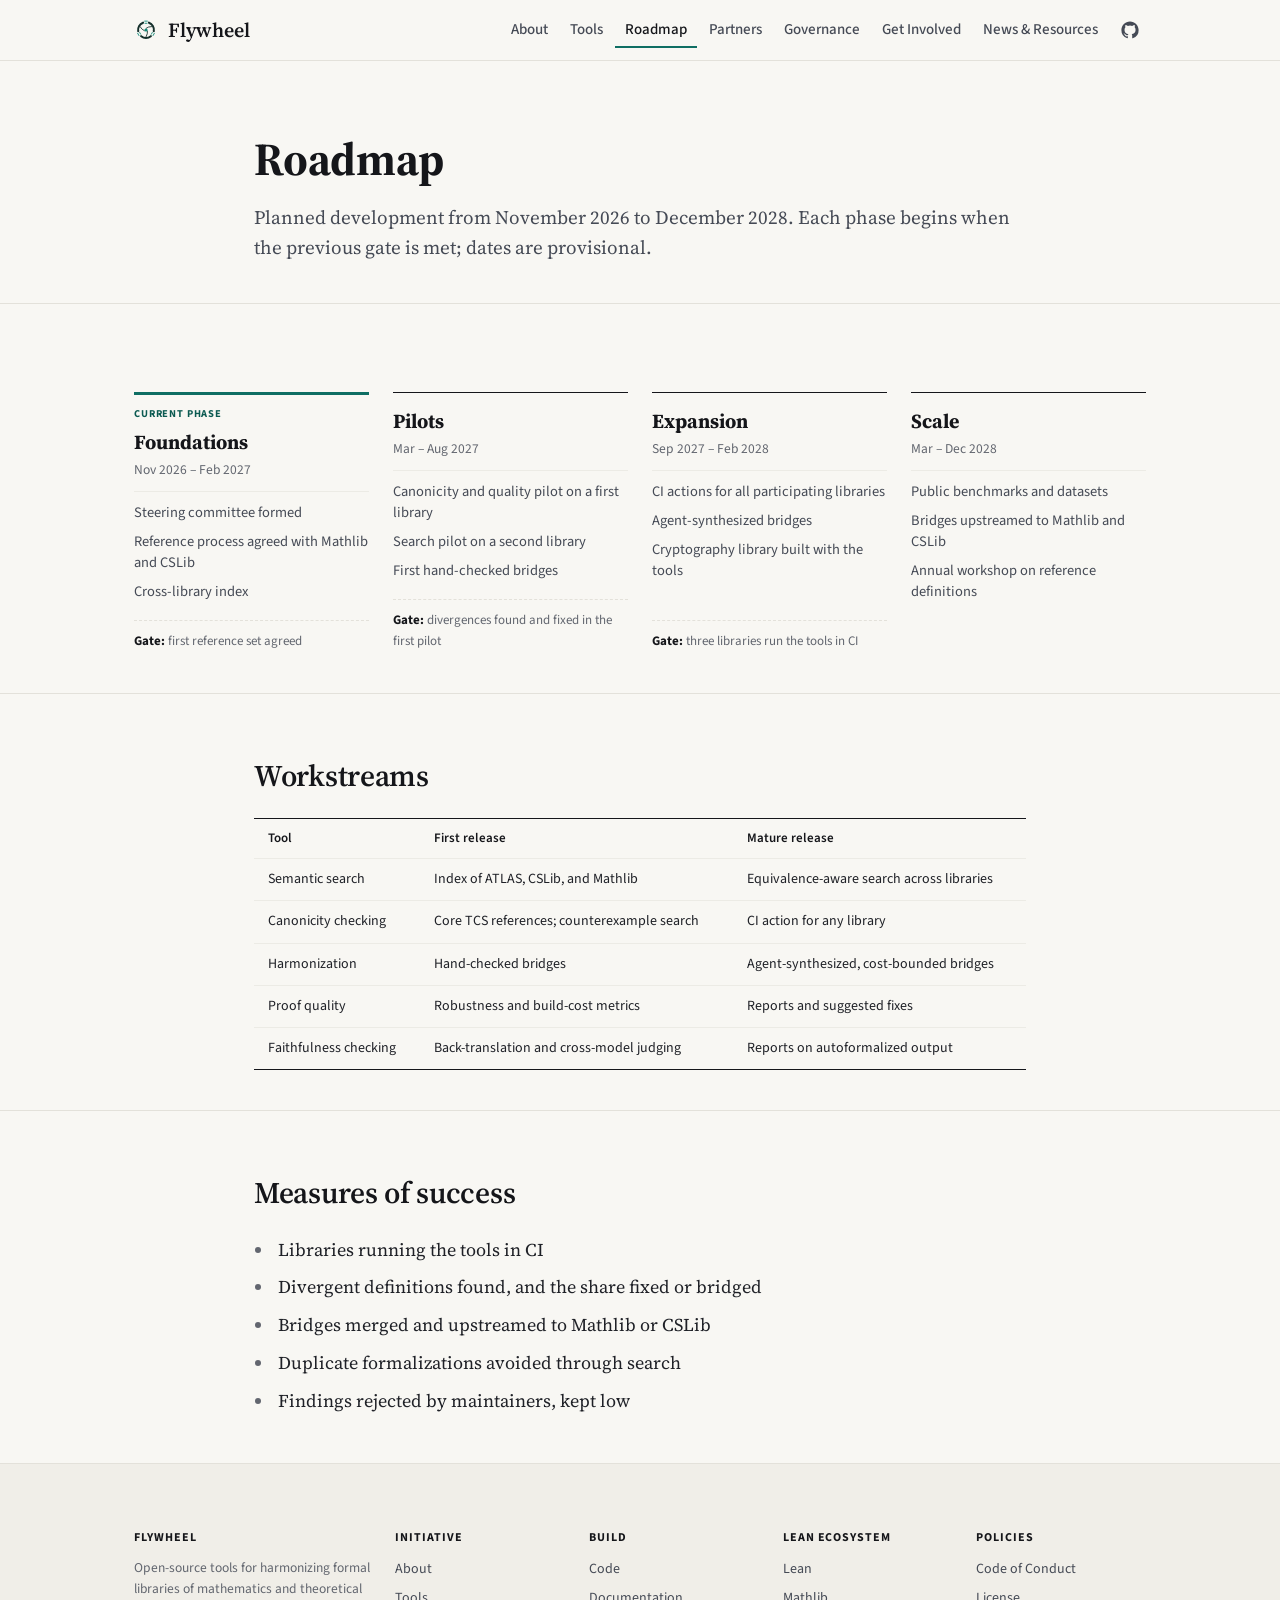
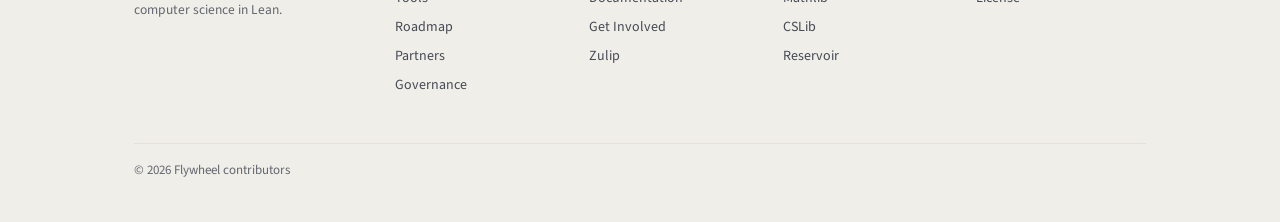
<file: roadmap.html>
<!DOCTYPE html>
<html lang="en">
<head>
  <!-- Analytics (optional): paste your own tag here. -->
  <meta charset="utf-8">
  <meta name="viewport" content="width=device-width, initial-scale=1">
  <title>Roadmap | Flywheel</title>
  <meta name="description" content="Flywheel is an open-source toolchain that helps formal libraries of mathematics and theoretical computer science in Lean agree with each other.">
  <meta property="og:type" content="website">
  <meta property="og:title" content="Roadmap | Flywheel">
  <meta property="og:description" content="Flywheel is an open-source toolchain that helps formal libraries of mathematics and theoretical computer science in Lean agree with each other.">
  <meta property="og:image" content="https://example.github.io/flywheel/static/logo.svg"><!-- TBD: real URL; social previews need a PNG -->
  <meta name="twitter:card" content="summary_large_image">
  <link rel="icon" href="static/favicon.svg" type="image/svg+xml">
  <link rel="preconnect" href="https://fonts.googleapis.com">
  <link rel="preconnect" href="https://fonts.gstatic.com" crossorigin>
  <link href="https://fonts.googleapis.com/css2?family=Source+Sans+3:wght@400;600;700&family=Source+Serif+4:ital,opsz,wght@0,8..60,400..700;1,8..60,400&family=Source+Code+Pro:wght@400;500&display=swap" rel="stylesheet">
  <link rel="stylesheet" href="style.css?v=41f234de">
  <noscript><style>.reveal{opacity:1;transform:none}.steps .ctl{display:none}</style></noscript>
</head>
<body>

<!-- Shared header: keep identical across pages. -->
<div class="site-header">
  <div class="wide">
    <a class="mark" href="index.html"><img src="static/logo.svg" alt="" width="26" height="26">Flywheel</a>
    <nav class="site-nav" aria-label="Site"><a href="about.html">About</a> <a href="tools.html">Tools</a> <a href="roadmap.html" aria-current="page">Roadmap</a> <a href="partners.html">Partners</a> <a href="governance.html">Governance</a> <a href="contributing.html">Get Involved</a> <a href="resources.html">News &amp; Resources</a> <a class="gh" href="#" aria-label="GitHub"><svg viewBox="0 0 24 24" width="18" height="18" fill="currentColor" aria-hidden="true"><path d="M12 .5C5.65.5.5 5.65.5 12a11.5 11.5 0 0 0 7.86 10.92c.58.1.79-.25.79-.56v-2c-3.2.7-3.87-1.37-3.87-1.37-.52-1.33-1.28-1.69-1.28-1.69-1.05-.72.08-.7.08-.7 1.16.08 1.77 1.19 1.77 1.19 1.03 1.77 2.7 1.26 3.36.96.1-.75.4-1.26.73-1.55-2.55-.29-5.24-1.28-5.24-5.69 0-1.26.45-2.29 1.19-3.1-.12-.29-.52-1.46.11-3.05 0 0 .97-.31 3.17 1.18a11 11 0 0 1 5.77 0c2.2-1.49 3.17-1.18 3.17-1.18.63 1.59.23 2.76.11 3.05.74.81 1.19 1.84 1.19 3.1 0 4.42-2.69 5.39-5.25 5.68.41.36.78 1.06.78 2.14v3.17c0 .31.21.67.8.56A11.5 11.5 0 0 0 23.5 12C23.5 5.65 18.35.5 12 .5z"/></svg></a></nav>
  </div>
</div>

<header class="page-head">
  <div class="wrap">
    <h1>Roadmap</h1>
    <p class="lead">Planned development from November 2026 to December 2028. Each phase begins when the previous gate is met; dates are provisional.</p>
  </div>
</header>
<section>
  <div class="wide">
    <div class="phases">
      <div class="phase now"><span class="now-tag">Current phase</span> <b>Foundations</b> <span class="when">Nov 2026 &ndash; Feb 2027</span>
        <ul><li>Steering committee formed</li><li>Reference process agreed with Mathlib and CSLib</li><li>Cross-library index</li></ul>
        <div class="gate"><b>Gate:</b> first reference set agreed</div></div>
      <div class="phase"><b>Pilots</b> <span class="when">Mar &ndash; Aug 2027</span>
        <ul><li>Canonicity and quality pilot on a first library</li><li>Search pilot on a second library</li><li>First hand-checked bridges</li></ul>
        <div class="gate"><b>Gate:</b> divergences found and fixed in the first pilot</div></div>
      <div class="phase"><b>Expansion</b> <span class="when">Sep 2027 &ndash; Feb 2028</span>
        <ul><li>CI actions for all participating libraries</li><li>Agent-synthesized bridges</li><li>Cryptography library built with the tools</li></ul>
        <div class="gate"><b>Gate:</b> three libraries run the tools in CI</div></div>
      <div class="phase"><b>Scale</b> <span class="when">Mar &ndash; Dec 2028</span>
        <ul><li>Public benchmarks and datasets</li><li>Bridges upstreamed to Mathlib and CSLib</li><li>Annual workshop on reference definitions</li></ul></div>
    </div>
  </div>
</section>
<!-- Partner pilots: hidden until partnerships are confirmed. -->

<section>
  <div class="wrap">
    <h2>Workstreams</h2>
<div class="tablewrap"><table><thead><tr><th>Tool</th><th>First release</th><th>Mature release</th></tr></thead><tbody><tr><td>Semantic search</td><td>Index of ATLAS, CSLib, and Mathlib</td><td>Equivalence-aware search across libraries</td></tr><tr><td>Canonicity checking</td><td>Core TCS references; counterexample search</td><td>CI action for any library</td></tr><tr><td>Harmonization</td><td>Hand-checked bridges</td><td>Agent-synthesized, cost-bounded bridges</td></tr><tr><td>Proof quality</td><td>Robustness and build-cost metrics</td><td>Reports and suggested fixes</td></tr><tr><td>Faithfulness checking</td><td>Back-translation and cross-model judging</td><td>Reports on autoformalized output</td></tr></tbody></table></div>
  </div>
</section>
<section>
  <div class="wrap">
    <h2>Measures of success</h2>
    <ul class="plain">
      <li>Libraries running the tools in CI</li>
      <li>Divergent definitions found, and the share fixed or bridged</li>
      <li>Bridges merged and upstreamed to Mathlib or CSLib</li>
      <li>Duplicate formalizations avoided through search</li>
      <li>Findings rejected by maintainers, kept low</li>
    </ul>
  </div>
</section>

<!-- Shared footer: keep identical across pages. -->
<footer class="site-footer">
  <div class="wide">
    <div class="cols">
      <div class="about"><h4>Flywheel</h4><p>Open-source tools for harmonizing formal libraries of mathematics and theoretical computer science in Lean.</p></div>
      <div><h4>Initiative</h4><ul><li><a href="about.html">About</a></li><li><a href="tools.html">Tools</a></li><li><a href="roadmap.html">Roadmap</a></li><li><a href="partners.html">Partners</a></li><li><a href="governance.html">Governance</a></li></ul></div>
      <div><h4>Build</h4><ul><li><a href="#">Code</a></li><li><a href="#">Documentation</a></li><li><a href="contributing.html">Get Involved</a></li><li><a href="#">Zulip</a></li></ul></div>
      <div><h4>Lean ecosystem</h4><ul><li><a href="https://lean-lang.org/">Lean</a></li><li><a href="https://leanprover-community.github.io/">Mathlib</a></li><li><a href="https://www.cslib.io/">CSLib</a></li><li><a href="https://reservoir.lean-lang.org/">Reservoir</a></li></ul></div>
      <div><h4>Policies</h4><ul><li><a href="#">Code of Conduct</a></li><li><a href="#">License</a></li></ul></div>
    </div>
    <div class="legal">&copy; 2026 Flywheel contributors</div>
  </div>
</footer>

<div id="tip" role="tooltip" aria-hidden="true"></div>
<script src="app.js?v=2a6e9ba6" defer></script>
</body>
</html>
</file>
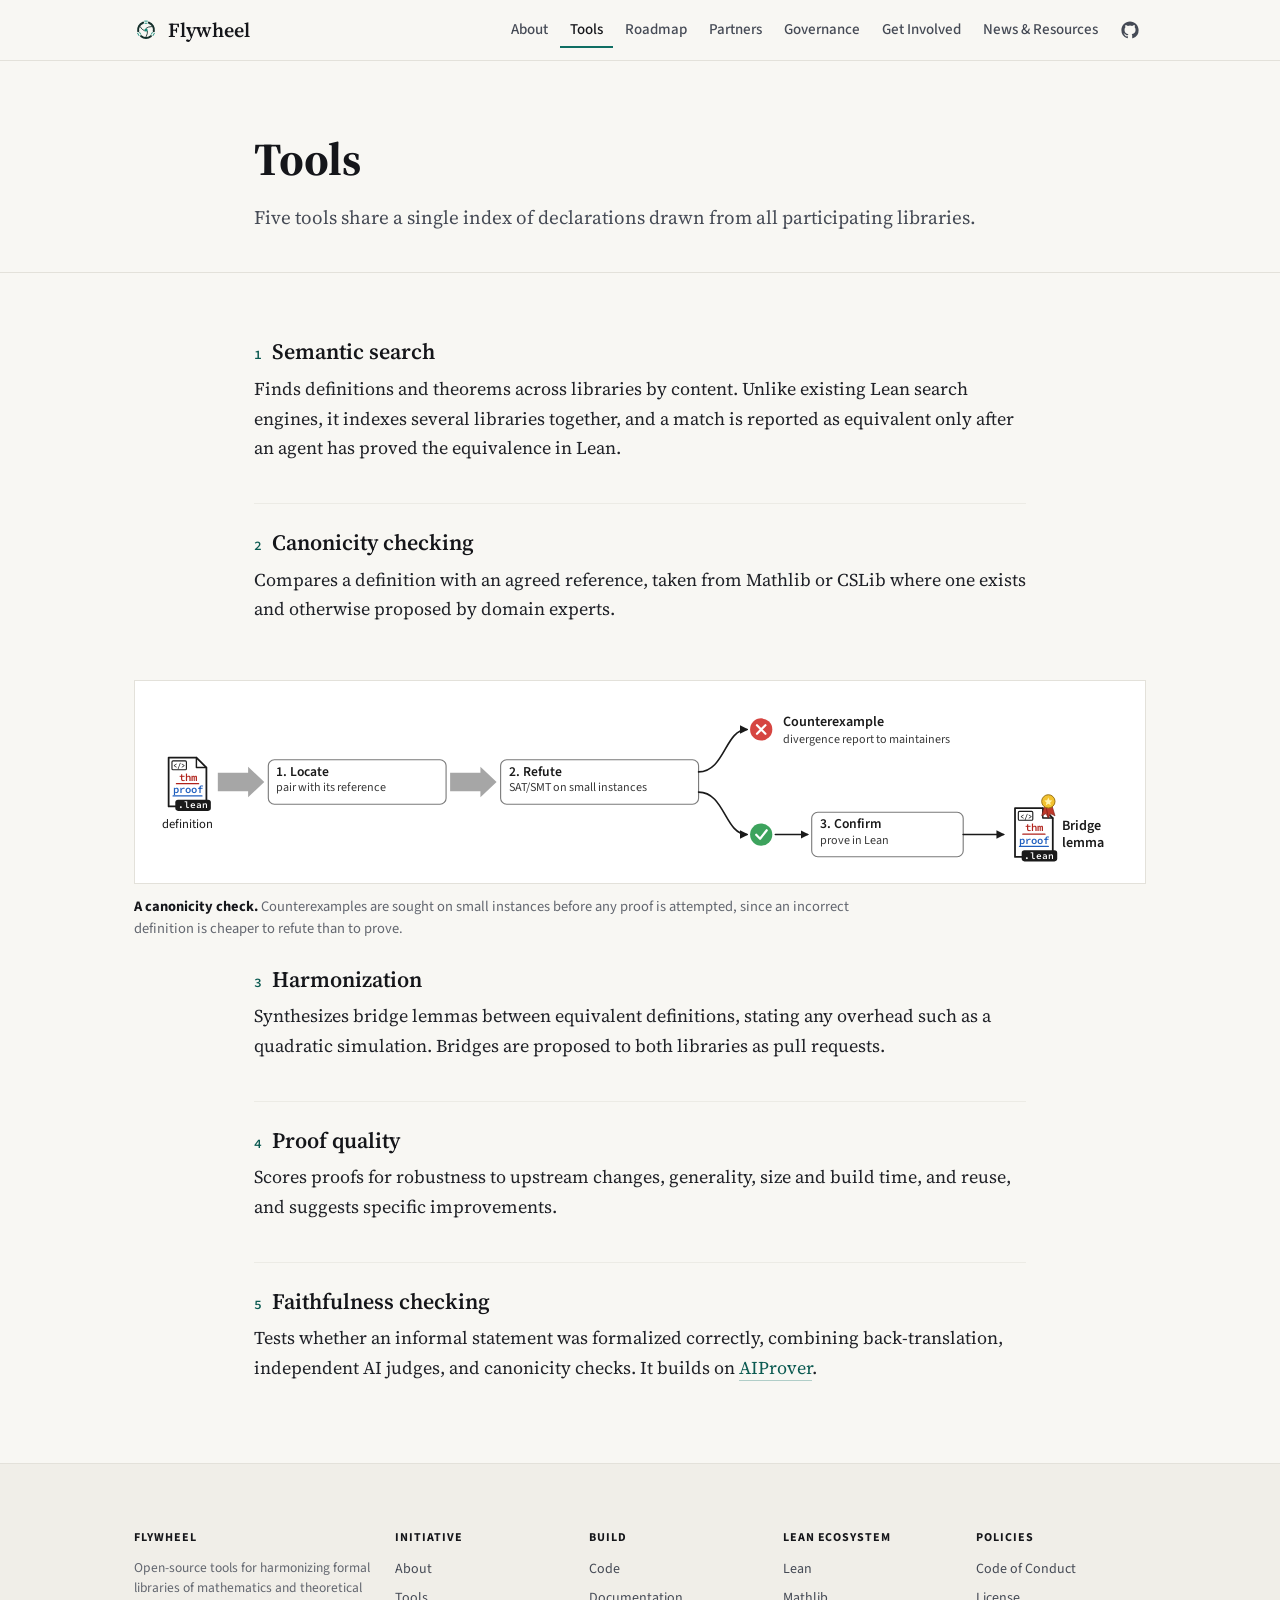
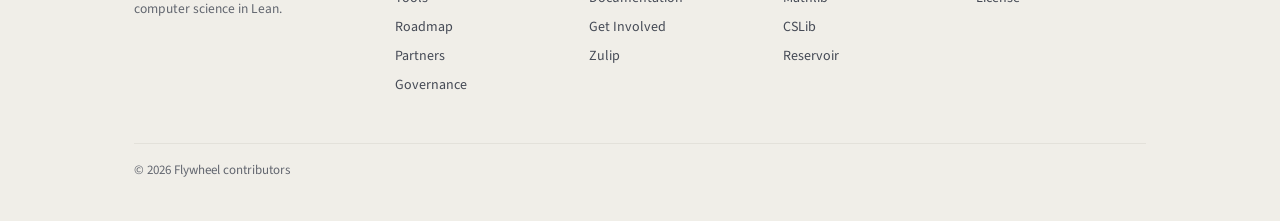
<file: tools.html>
<!DOCTYPE html>
<html lang="en">
<head>
  <!-- Analytics (optional): paste your own tag here. -->
  <meta charset="utf-8">
  <meta name="viewport" content="width=device-width, initial-scale=1">
  <title>Tools | Flywheel</title>
  <meta name="description" content="Flywheel is an open-source toolchain that helps formal libraries of mathematics and theoretical computer science in Lean agree with each other.">
  <meta property="og:type" content="website">
  <meta property="og:title" content="Tools | Flywheel">
  <meta property="og:description" content="Flywheel is an open-source toolchain that helps formal libraries of mathematics and theoretical computer science in Lean agree with each other.">
  <meta property="og:image" content="https://example.github.io/flywheel/static/logo.svg"><!-- TBD: real URL; social previews need a PNG -->
  <meta name="twitter:card" content="summary_large_image">
  <link rel="icon" href="static/favicon.svg" type="image/svg+xml">
  <link rel="preconnect" href="https://fonts.googleapis.com">
  <link rel="preconnect" href="https://fonts.gstatic.com" crossorigin>
  <link href="https://fonts.googleapis.com/css2?family=Source+Sans+3:wght@400;600;700&family=Source+Serif+4:ital,opsz,wght@0,8..60,400..700;1,8..60,400&family=Source+Code+Pro:wght@400;500&display=swap" rel="stylesheet">
  <link rel="stylesheet" href="style.css?v=41f234de">
  <noscript><style>.reveal{opacity:1;transform:none}.steps .ctl{display:none}</style></noscript>
</head>
<body>

<!-- Shared header: keep identical across pages. -->
<div class="site-header">
  <div class="wide">
    <a class="mark" href="index.html"><img src="static/logo.svg" alt="" width="26" height="26">Flywheel</a>
    <nav class="site-nav" aria-label="Site"><a href="about.html">About</a> <a href="tools.html" aria-current="page">Tools</a> <a href="roadmap.html">Roadmap</a> <a href="partners.html">Partners</a> <a href="governance.html">Governance</a> <a href="contributing.html">Get Involved</a> <a href="resources.html">News &amp; Resources</a> <a class="gh" href="#" aria-label="GitHub"><svg viewBox="0 0 24 24" width="18" height="18" fill="currentColor" aria-hidden="true"><path d="M12 .5C5.65.5.5 5.65.5 12a11.5 11.5 0 0 0 7.86 10.92c.58.1.79-.25.79-.56v-2c-3.2.7-3.87-1.37-3.87-1.37-.52-1.33-1.28-1.69-1.28-1.69-1.05-.72.08-.7.08-.7 1.16.08 1.77 1.19 1.77 1.19 1.03 1.77 2.7 1.26 3.36.96.1-.75.4-1.26.73-1.55-2.55-.29-5.24-1.28-5.24-5.69 0-1.26.45-2.29 1.19-3.1-.12-.29-.52-1.46.11-3.05 0 0 .97-.31 3.17 1.18a11 11 0 0 1 5.77 0c2.2-1.49 3.17-1.18 3.17-1.18.63 1.59.23 2.76.11 3.05.74.81 1.19 1.84 1.19 3.1 0 4.42-2.69 5.39-5.25 5.68.41.36.78 1.06.78 2.14v3.17c0 .31.21.67.8.56A11.5 11.5 0 0 0 23.5 12C23.5 5.65 18.35.5 12 .5z"/></svg></a></nav>
  </div>
</div>

<header class="page-head">
  <div class="wrap">
    <h1>Tools</h1>
    <p class="lead">Five tools share a single index of declarations drawn from all participating libraries.</p>
  </div>
</header>
<section>
  <div class="wrap">
    <div class="tool" id="search"><h3><span class="n">1</span> Semantic search</h3>
      <p>Finds definitions and theorems across libraries by content. Unlike existing Lean search engines, it indexes several libraries together, and a match is reported as equivalent only after an agent has proved the equivalence in Lean.</p></div>
    <div class="tool" id="canonicity"><h3><span class="n">2</span> Canonicity checking</h3>
      <p>Compares a definition with an agreed reference, taken from Mathlib or CSLib where one exists and otherwise proposed by domain experts.</p></div>
  </div>
  <div class="wide">
    <figure class="fig fig-narrow">
      <div class="fig-scroll"><svg xmlns="http://www.w3.org/2000/svg" viewBox="0 0 1000 200" role="img" aria-label="A definition is located against its reference, then tested on small instances with a SAT/SMT solver. A counterexample produces a divergence report. Otherwise the equivalence is proved in Lean, producing a bridge lemma." class="fig-svg"><defs><marker id="canonicity-tip" viewBox="0 0 10 10" refX="8.5" refY="5" markerWidth="5.2" markerHeight="5.2" orient="auto-start-reverse"><path d="M0,0 L10,5 L0,10 Z" fill="#1A1A1A"/></marker><marker id="canonicity-tiphl" viewBox="0 0 10 10" refX="8.5" refY="5" markerWidth="4" markerHeight="4" orient="auto-start-reverse"><path d="M0,0 L10,5 L0,10 Z" fill="#0F6E63"/></marker></defs>
<rect width="1000" height="200" fill="#FFFFFF"/>
<g transform="translate(32.2,74.7) scale(1.1)">
<path d="M1,1 H26 L35,10 V45 H1 Z" fill="#FFFFFF" stroke="#1A1A1A" stroke-width="1.6" stroke-linecap="round" stroke-linejoin="round" />
<path d="M26,1 V10 H35" fill="none" stroke="#1A1A1A" stroke-width="1.3" stroke-linecap="round" stroke-linejoin="round" />
<rect x="4" y="4" width="13" height="8" rx="1" fill="#FFFFFF" stroke="#1A1A1A" stroke-width="1.0" />
<text x="10.5" y="10.6" font-family="'Source Code Pro', Menlo, monospace" font-weight="600" font-size="6.5" text-anchor="middle" fill="#1A1A1A" >&lt;/&gt;</text>
<text x="18" y="22" font-family="'Source Code Pro', Menlo, monospace" font-weight="600" font-size="9.5" text-anchor="middle" fill="#B0221B" >thm</text>
<path d="M8,24.5 H28" fill="none" stroke="#B0221B" stroke-width="1.1" stroke-linecap="round" stroke-linejoin="round" />
<text x="18" y="33" font-family="'Source Code Pro', Menlo, monospace" font-weight="600" font-size="9.5" text-anchor="middle" fill="#1F5FBF" >proof</text>
<path d="M5,35.5 H31" fill="none" stroke="#1F5FBF" stroke-width="1.1" stroke-linecap="round" stroke-linejoin="round" />
<rect x="7.0" y="39" width="32.0" height="10" rx="2.5" fill="#1A1A1A" stroke="none" stroke-width="0" />
<text x="23.0" y="46.8" font-family="'Source Code Pro', Menlo, monospace" font-weight="600" font-size="8.5" text-anchor="middle" fill="#FFFFFF" >.lean</text>
</g>
<text x="52" y="146" font-family="'Source Sans 3', 'Helvetica Neue', Arial, sans-serif" font-weight="400" font-size="12.5" text-anchor="middle" fill="#1A1A1A" >definition</text>
<polygon points="82,90.76 112,90.76 112,85.0 128,100 112,115.0 112,109.24 82,109.24" fill="#A6A6A6"/>
<rect x="132" y="78" width="176" height="44" rx="6" fill="#FFFFFF" stroke="#7A7A7A" stroke-width="1.1" />
<text x="140" y="94" font-family="'Source Sans 3', 'Helvetica Neue', Arial, sans-serif" font-weight="600" font-size="13.5" text-anchor="start" fill="#1A1A1A" >1. Locate</text>
<text x="140" y="109" font-family="'Source Sans 3', 'Helvetica Neue', Arial, sans-serif" font-weight="400" font-size="12" text-anchor="start" fill="#3A3A3A" >pair with its reference</text>
<polygon points="312,90.76 342,90.76 342,85.0 358,100 342,115.0 342,109.24 312,109.24" fill="#A6A6A6"/>
<rect x="362" y="78" width="196" height="44" rx="6" fill="#FFFFFF" stroke="#7A7A7A" stroke-width="1.1" />
<text x="370" y="94" font-family="'Source Sans 3', 'Helvetica Neue', Arial, sans-serif" font-weight="600" font-size="13.5" text-anchor="start" fill="#1A1A1A" >2. Refute</text>
<text x="370" y="109" font-family="'Source Sans 3', 'Helvetica Neue', Arial, sans-serif" font-weight="400" font-size="12" text-anchor="start" fill="#3A3A3A" >SAT/SMT on small instances</text>
<path d="M558,90 C584,90 584,48 606,48" fill="none" stroke="#1A1A1A" stroke-width="1.6" stroke-linecap="round" stroke-linejoin="round" marker-end="url(#canonicity-tip)"/>
<circle cx="620" cy="48" r="11" fill="#D64541"/>
<path d="M615.82,43.82 L624.18,52.18 M615.82,52.18 L624.18,43.82" fill="none" stroke="#FFFFFF" stroke-width="2.2" stroke-linecap="round" stroke-linejoin="round" />
<text x="642" y="45" font-family="'Source Sans 3', 'Helvetica Neue', Arial, sans-serif" font-weight="600" font-size="14" text-anchor="start" fill="#1A1A1A" >Counterexample</text>
<text x="642" y="61" font-family="'Source Sans 3', 'Helvetica Neue', Arial, sans-serif" font-weight="400" font-size="12" text-anchor="start" fill="#3A3A3A" >divergence report to maintainers</text>
<path d="M558,110 C584,110 584,152 606,152" fill="none" stroke="#1A1A1A" stroke-width="1.6" stroke-linecap="round" stroke-linejoin="round" marker-end="url(#canonicity-tip)"/>
<circle cx="620" cy="152" r="11" fill="#3DA35D"/>
<path d="M615.05,152.22 L618.9,156.18 L625.5,147.82" fill="none" stroke="#FFFFFF" stroke-width="2.2" stroke-linecap="round" stroke-linejoin="round" />
<path d="M634,152 H666" fill="none" stroke="#1A1A1A" stroke-width="1.6" stroke-linecap="round" stroke-linejoin="round" marker-end="url(#canonicity-tip)"/>
<rect x="670" y="130" width="150" height="44" rx="6" fill="#FFFFFF" stroke="#7A7A7A" stroke-width="1.1" />
<text x="678" y="146" font-family="'Source Sans 3', 'Helvetica Neue', Arial, sans-serif" font-weight="600" font-size="13.5" text-anchor="start" fill="#1A1A1A" >3. Confirm</text>
<text x="678" y="161" font-family="'Source Sans 3', 'Helvetica Neue', Arial, sans-serif" font-weight="400" font-size="12" text-anchor="start" fill="#3A3A3A" >prove in Lean</text>
<path d="M820,152 H860" fill="none" stroke="#1A1A1A" stroke-width="1.6" stroke-linecap="round" stroke-linejoin="round" marker-end="url(#canonicity-tip)"/>
<g transform="translate(870.2,124.7) scale(1.1)">
<path d="M1,1 H26 L35,10 V45 H1 Z" fill="#FFFFFF" stroke="#1A1A1A" stroke-width="1.6" stroke-linecap="round" stroke-linejoin="round" />
<path d="M26,1 V10 H35" fill="none" stroke="#1A1A1A" stroke-width="1.3" stroke-linecap="round" stroke-linejoin="round" />
<rect x="4" y="4" width="13" height="8" rx="1" fill="#FFFFFF" stroke="#1A1A1A" stroke-width="1.0" />
<text x="10.5" y="10.6" font-family="'Source Code Pro', Menlo, monospace" font-weight="600" font-size="6.5" text-anchor="middle" fill="#1A1A1A" >&lt;/&gt;</text>
<text x="18" y="22" font-family="'Source Code Pro', Menlo, monospace" font-weight="600" font-size="9.5" text-anchor="middle" fill="#B0221B" >thm</text>
<path d="M8,24.5 H28" fill="none" stroke="#B0221B" stroke-width="1.1" stroke-linecap="round" stroke-linejoin="round" />
<text x="18" y="33" font-family="'Source Code Pro', Menlo, monospace" font-weight="600" font-size="9.5" text-anchor="middle" fill="#1F5FBF" >proof</text>
<path d="M5,35.5 H31" fill="none" stroke="#1F5FBF" stroke-width="1.1" stroke-linecap="round" stroke-linejoin="round" />
<rect x="7.0" y="39" width="32.0" height="10" rx="2.5" fill="#1A1A1A" stroke="none" stroke-width="0" />
<text x="23.0" y="46.8" font-family="'Source Code Pro', Menlo, monospace" font-weight="600" font-size="8.5" text-anchor="middle" fill="#FFFFFF" >.lean</text>
<path d="M28,-2 L25,8 L29,6 L31,10 L33,0 Z" fill="#C0392B" stroke="#7A1F17" stroke-width="0.6" stroke-linecap="round" stroke-linejoin="round" />
<path d="M34,-2 L37,8 L33,6 L31,10 L29,0 Z" fill="#C0392B" stroke="#7A1F17" stroke-width="0.6" stroke-linecap="round" stroke-linejoin="round" />
<circle cx="31" cy="-5" r="6" fill="#F2C230" stroke="#9C7413" stroke-width="0.9"/>
<path d="M31,-8.6 L32.1,-6.1 L34.6,-5.8 L32.7,-4.1 L33.2,-1.5 L31,-2.8 L28.8,-1.5 L29.3,-4.1 L27.4,-5.8 L29.9,-6.1 Z" fill="#FFF3B0" stroke="none" stroke-width="0" stroke-linecap="round" stroke-linejoin="round" />
</g>
<text x="918" y="148" font-family="'Source Sans 3', 'Helvetica Neue', Arial, sans-serif" font-weight="600" font-size="14" text-anchor="start" fill="#1A1A1A" >Bridge</text>
<text x="918" y="164" font-family="'Source Sans 3', 'Helvetica Neue', Arial, sans-serif" font-weight="600" font-size="14" text-anchor="start" fill="#1A1A1A" >lemma</text>
</svg></div>
      <figcaption><b>A canonicity check.</b> Counterexamples are sought on small instances before any proof is attempted, since an incorrect definition is cheaper to refute than to prove.</figcaption>
    </figure>
  </div>
  <div class="wrap">
    <div class="tool" id="harmonization"><h3><span class="n">3</span> Harmonization</h3>
      <p>Synthesizes bridge lemmas between equivalent definitions, stating any overhead such as a quadratic simulation. Bridges are proposed to both libraries as pull requests.</p></div>
    <div class="tool" id="quality"><h3><span class="n">4</span> Proof quality</h3>
      <p>Scores proofs for robustness to upstream changes, generality, size and build time, and reuse, and suggests specific improvements.</p></div>
    <div class="tool" id="faithfulness"><h3><span class="n">5</span> Faithfulness checking</h3>
      <p>Tests whether an informal statement was formalized correctly, combining back-translation, independent AI judges, and canonicity checks. It builds on <a href="https://arxiv.org/abs/2610.05367" target="_blank" rel="noopener">AIProver</a>.</p></div>
  </div>
</section>

<!-- Shared footer: keep identical across pages. -->
<footer class="site-footer">
  <div class="wide">
    <div class="cols">
      <div class="about"><h4>Flywheel</h4><p>Open-source tools for harmonizing formal libraries of mathematics and theoretical computer science in Lean.</p></div>
      <div><h4>Initiative</h4><ul><li><a href="about.html">About</a></li><li><a href="tools.html">Tools</a></li><li><a href="roadmap.html">Roadmap</a></li><li><a href="partners.html">Partners</a></li><li><a href="governance.html">Governance</a></li></ul></div>
      <div><h4>Build</h4><ul><li><a href="#">Code</a></li><li><a href="#">Documentation</a></li><li><a href="contributing.html">Get Involved</a></li><li><a href="#">Zulip</a></li></ul></div>
      <div><h4>Lean ecosystem</h4><ul><li><a href="https://lean-lang.org/">Lean</a></li><li><a href="https://leanprover-community.github.io/">Mathlib</a></li><li><a href="https://www.cslib.io/">CSLib</a></li><li><a href="https://reservoir.lean-lang.org/">Reservoir</a></li></ul></div>
      <div><h4>Policies</h4><ul><li><a href="#">Code of Conduct</a></li><li><a href="#">License</a></li></ul></div>
    </div>
    <div class="legal">&copy; 2026 Flywheel contributors</div>
  </div>
</footer>

<div id="tip" role="tooltip" aria-hidden="true"></div>
<script src="app.js?v=2a6e9ba6" defer></script>
</body>
</html>
</file>
<file: style.css>
/* Flywheel site. One spacing scale, one type scale, one accent; eyebrows and captions each share one rule. */
:root {
  --paper: #f8f7f3; --surface: #fffefb; --surface-2: #f0eee8;
  --ink: #15161a; --body: #1f2127; --ink-2: #454a55; --muted: #62666f; --faint: #9a9ea6;
  --rule: #e3e1da; --rule-soft: #ecebe5;
  --accent: #0f6e63; --accent-ink: #0b5a51; --accent-soft: rgba(15, 110, 99, .09);
  --c1: #737373; --c2: #2a78d6; --c3: #e08a1e; /* series colors */
  --serif: "Source Serif 4", Charter, Georgia, serif;
  --sans: "Source Sans 3", -apple-system, BlinkMacSystemFont, "Segoe UI", Helvetica, Arial, sans-serif;
  --mono: "Source Code Pro", ui-monospace, Menlo, Consolas, monospace;
  --text-w: 820px; --wide-w: 1060px; --hero-w: 900px;
  --s1: 8px; --s2: 16px; --s3: 24px; --s4: 40px; --s5: 64px; --s6: 96px;
  --cap-gap: 12px; --card-pad: 18px 20px; --r-card: 14px; --r-panel: 18px;
  --shadow: 0 1px 2px rgba(20, 20, 10, .04), 0 10px 28px -14px rgba(20, 20, 10, .16);
}
* { box-sizing: border-box; }
html { scroll-behavior: smooth; scroll-padding-top: 72px; -webkit-text-size-adjust: 100%; }
body { margin: 0; background: var(--paper); color: var(--body); font-family: var(--serif); font-size: 18px; font-weight: 430; line-height: 1.65; -webkit-font-smoothing: antialiased; text-rendering: optimizeLegibility; }
a { color: var(--accent-ink); text-decoration: none; border-bottom: 1px solid rgba(15, 110, 99, .3); }
a:hover { border-bottom-color: var(--accent); }
b, strong { font-weight: 700; color: var(--ink); }
code, .mono { font-family: var(--mono); font-size: .88em; }
code { background: var(--surface-2); padding: 1px 5px; border-radius: 4px; }
p { margin: 0 0 var(--s2); }
.wrap { max-width: var(--text-w); margin: 0 auto; padding: 0 var(--s3); }
.wide { max-width: var(--wide-w); margin: 0 auto; padding: 0 var(--s3); }
:focus-visible { outline: 2px solid var(--accent); outline-offset: 2px; }

/* the one eyebrow style (small caps label) and the one caption style */
.kicker, .venue, .callout .h, .pair .h, .finding .h, .fighead .fk, .rung .t, thead th, tr.group td, .mode .h, .node .h, .tile .h, .cost3 .h {
  font-family: var(--sans); font-size: 12px; font-weight: 700; letter-spacing: .1em; text-transform: uppercase; }
figcaption, .tnote, .glancecard .caption { font-family: var(--sans); font-size: 14px; line-height: 1.55; color: var(--muted); margin: var(--cap-gap) 0 0; }
figcaption b { color: var(--ink); }

/* ---- nav ---- */
.nav { position: fixed; top: 0; left: 0; right: 0; z-index: 30; background: rgba(248, 247, 243, .88); backdrop-filter: blur(12px) saturate(160%); -webkit-backdrop-filter: blur(12px) saturate(160%); border-bottom: 1px solid var(--rule); transform: translateY(-100%); transition: transform .3s ease; }
.nav.show { transform: none; }
.nav .wide { display: flex; align-items: center; gap: var(--s3); height: 54px; }
.nav .mark { font-family: var(--serif); font-weight: 700; font-size: 18px; color: var(--ink); border: 0; display: inline-flex; align-items: center; gap: 9px; }
.nav .mark img { width: 20px; height: 20px; border-radius: 5px; }
.nav .links { margin-left: auto; display: flex; gap: 2px; font-family: var(--sans); font-size: 13.5px; font-weight: 500; }
.nav .links a { color: var(--muted); border: 0; padding: 6px 10px; border-radius: 999px; }
.nav .links a:hover, .nav .links a.active { color: var(--ink); background: var(--surface-2); }
.nav .progress { position: absolute; left: 0; bottom: -1px; height: 2px; width: 100%; background: var(--accent); transform-origin: 0 50%; transform: scaleX(0); }
@media (max-width: 900px) { .nav .links { display: none; } }

/* ---- left rail: numbered section links on wide screens, replacing the top bar there ---- */
.rail { position: fixed; left: 30px; top: 50%; z-index: 30; display: none; flex-direction: column; padding: 6px 0; opacity: 0; pointer-events: none; transform: translateY(-50%) translateX(-10px); transition: opacity .32s ease, transform .32s cubic-bezier(.2, .7, .2, 1); }
.rail.show { opacity: 1; pointer-events: auto; transform: translateY(-50%); }
.rail::before { content: ""; position: absolute; left: 0; top: 6px; bottom: 6px; width: 1px; background: var(--rule); }
.rail .rail-marker { position: absolute; left: -1px; top: 0; width: 3px; height: 18px; border-radius: 2px; background: var(--accent); opacity: 0; transition: transform .38s cubic-bezier(.4, 0, .2, 1), opacity .2s; }
.rail.has-current .rail-marker { opacity: 1; }
.rail a { position: relative; display: flex; align-items: baseline; gap: 11px; padding: 7px 4px 7px 20px; border: 0; color: var(--muted); font-family: var(--sans); font-size: 12.5px; font-weight: 500; letter-spacing: .01em; line-height: 1.2; white-space: nowrap; transition: color .15s; }
.rail a .rn { font-family: var(--mono); font-size: 10.5px; letter-spacing: .06em; color: var(--muted); min-width: 18px; transition: color .15s; }
.rail a:hover, .rail a:focus-visible { color: var(--ink); outline: none; }
.rail a.active { color: var(--ink); font-weight: 700; }
.rail a.active .rn, .rail a:hover .rn { color: var(--accent-ink); }
@media (min-width: 1280px) { .rail { display: flex; } .nav { display: none; } }
@media (min-width: 1280px) and (max-width: 1519px) { /* compact rail: numbers only, the label surfaces as a chip on hover */
  .rail a .rl { position: absolute; left: 44px; top: 50%; transform: translateY(-50%) translateX(-6px); background: var(--surface); color: var(--ink); font-weight: 600; padding: 4px 9px; border-radius: 7px; box-shadow: var(--shadow); border: 1px solid var(--rule); opacity: 0; pointer-events: none; transition: opacity .16s ease, transform .16s ease; }
  .rail a:hover .rl, .rail a:focus-visible .rl { opacity: 1; transform: translateY(-50%); }
}

/* ---- hero ---- */
header { position: relative; padding: var(--s6) 0 var(--s5); text-align: center; }
header::before { content: ""; position: absolute; inset: 0 0 auto 0; height: 520px; z-index: -1; background: radial-gradient(640px 300px at 18% 0%, rgba(15, 110, 99, .10), transparent 70%), radial-gradient(560px 280px at 85% 5%, rgba(180, 70, 28, .08), transparent 70%); }
.venue { color: var(--muted); }
h1 { font-family: var(--serif); font-weight: 700; font-size: clamp(30px, 4.6vw, 46px); line-height: 1.15; letter-spacing: -.012em; color: var(--ink); margin: var(--s2) auto var(--s3); max-width: var(--hero-w); }
h1 .brand { color: var(--accent-ink); }
.authors { font-family: var(--sans); font-size: 16px; line-height: 1.9; color: var(--ink); margin: 0 auto; max-width: var(--hero-w); }
.authors span { white-space: nowrap; margin: 0 7px; }
.authors a { color: inherit; border-bottom: 1px solid rgba(21, 22, 26, .22); transition: color .15s, border-color .15s; }
.authors a:hover { color: var(--accent-ink); border-bottom-color: var(--accent); }
.authors sup { color: var(--muted); font-size: 11px; margin-left: 1px; }
.affils { font-family: var(--sans); font-size: 14px; color: var(--muted); line-height: 1.8; margin-top: var(--s1); }
.affils span { white-space: nowrap; margin: 0 9px; }
.affils sup { font-size: 10px; margin-right: 2px; }
.notes { font-family: var(--sans); font-size: 12.5px; color: var(--muted); margin-top: var(--s2); line-height: 1.7; }
.notes a { color: var(--muted); border-bottom-color: rgba(98, 102, 111, .3); }
.logos { display: flex; flex-wrap: wrap; justify-content: center; align-items: center; gap: 18px 36px; margin: var(--s3) auto 0; max-width: var(--hero-w); }
.logos img { height: 30px; width: auto; display: block; opacity: .9; }
.logos img.tall { height: 38px; }
.buttons { display: flex; flex-wrap: wrap; justify-content: center; gap: 10px; margin-top: var(--s3); }
.btn { display: inline-flex; align-items: center; gap: 8px; font-family: var(--sans); font-weight: 600; font-size: 14.5px; padding: 10px 18px; border-radius: 999px; background: var(--ink); color: var(--paper); border: 1px solid var(--ink); transition: transform .15s ease, background .15s ease; }
.btn:hover { transform: translateY(-1px); background: #000; }
.btn svg { width: 16px; height: 16px; }
.btn.soon { background: transparent; color: var(--muted); border-color: var(--rule); cursor: default; }
.btn .tag { font-size: 10.5px; font-weight: 700; letter-spacing: .08em; text-transform: uppercase; background: var(--surface-2); color: var(--muted); padding: 2px 7px; border-radius: 999px; }
.tldr { text-align: left; max-width: var(--hero-w); margin: var(--s4) auto 0; background: var(--surface); border: 1px solid var(--rule); border-radius: var(--r-panel); padding: var(--s3) 28px; box-shadow: var(--shadow); }
.tldr .tag { display: block; font-family: var(--serif); font-size: 22px; font-weight: 700; letter-spacing: -.01em; color: var(--ink); margin-bottom: 10px; }
.tldr ul { list-style: none; margin: 0; padding: 0; }
.tldr li { position: relative; padding-left: 20px; margin: 0 0 11px; font-size: 16.5px; line-height: 1.6; }
.tldr li:last-child { margin-bottom: 0; }
.tldr li::before { content: ""; position: absolute; left: 0; top: .66em; width: 7px; height: 7px; border-radius: 50%; background: var(--accent); }
.tldr li ul { margin: 8px 0 2px; }
.tldr li li { font-size: 16px; margin: 0 0 6px; padding-left: 20px; }
.tldr li li::before { width: 5px; height: 5px; top: .72em; background: var(--faint); }
.tldr li li:last-child { margin: 0; }
.glancecard { text-align: left; max-width: var(--hero-w); margin: var(--s3) auto 0; background: var(--surface); border: 1px solid var(--rule); border-radius: var(--r-panel); padding: var(--s3) 28px; box-shadow: var(--shadow); }
.glancewrap { overflow-x: auto; }
.glancecard .glance { width: 100%; height: auto; display: block; font-family: var(--sans); }

/* ---- sections ---- */
section { padding: var(--s5) 0; }
header + section, section + section { border-top: 1px solid var(--rule-soft); }
.kicker { color: var(--accent-ink); margin: 0 0 var(--s1); }
h2 { font-family: var(--serif); font-weight: 700; font-size: clamp(26px, 3.2vw, 34px); line-height: 1.2; letter-spacing: -.01em; color: var(--ink); margin: 0 0 var(--s3); max-width: 760px; }
h3 { font-family: var(--serif); font-weight: 700; font-size: 22px; line-height: 1.3; color: var(--ink); margin: var(--s4) 0 var(--s2); }
h3.tight { margin-top: 0; }
.lead { font-size: 20px; line-height: 1.6; color: var(--ink); }

/* numbered limitation cards */
.issues { counter-reset: n; display: grid; grid-template-columns: repeat(6, 1fr); gap: var(--s2); margin: var(--s3) 0 0; padding: 0; list-style: none; }
/* five cards as 2 + 3: the two uneven ones share the wide first row, the three similar ones the second */
.issues li:nth-child(-n+2) { grid-column: span 3; }
.issues li:nth-child(n+3) { grid-column: span 2; }
@media (max-width: 760px) { .issues { grid-template-columns: 1fr 1fr; } .issues li:nth-child(n) { grid-column: auto; } .issues li:last-child { grid-column: span 2; } }
@media (max-width: 640px) { .issues { grid-template-columns: 1fr; } .issues li:last-child { grid-column: auto; } }
.issues li { counter-increment: n; background: var(--surface); border: 1px solid var(--rule); border-radius: var(--r-card); padding: var(--card-pad); font-size: 16px; line-height: 1.55; position: relative; }
.issues li::before { content: counter(n, decimal-leading-zero); font-family: var(--sans); font-size: 12px; font-weight: 700; letter-spacing: .1em; color: var(--accent-ink); display: block; margin-bottom: 6px; }
.issues li b { display: block; font-family: var(--sans); font-size: 15px; margin-bottom: 4px; }

/* callout, split, props, pairs */
.callout { background: var(--accent-soft); border-left: 3px solid var(--accent); border-radius: 0 var(--r-card) var(--r-card) 0; padding: var(--card-pad); margin: var(--s3) 0 0; font-size: 17px; line-height: 1.6; }
.callout .h { display: block; color: var(--accent-ink); margin-bottom: 8px; }
.split { display: grid; grid-template-columns: minmax(0, 1.15fr) minmax(0, .85fr); gap: var(--s4); align-items: center; margin: var(--s4) 0 0; }
.split.flip { grid-template-columns: minmax(0, .85fr) minmax(0, 1.15fr); }
.split figure { margin: 0; }
.split .kicker { margin-bottom: var(--s1); }
.props, .node ul { margin: 0; padding: 0; list-style: none; }
.props li, .node li { position: relative; padding-left: 20px; margin: 0 0 10px; font-size: 16px; line-height: 1.58; }
.props li::before, .node li::before { content: ""; position: absolute; left: 0; top: .66em; width: 7px; height: 7px; border-radius: 50%; background: var(--accent); }
.props li b { color: var(--ink); }
.pairs { display: grid; grid-template-columns: 1fr 1fr; gap: var(--s2); margin: var(--s3) 0 0; }
.pair { background: var(--surface); border: 1px solid var(--rule); border-radius: var(--r-card); overflow: hidden; display: flex; flex-direction: column; }
.pair .h { display: block; color: var(--muted); padding: 14px 20px 0; }
.pair p { padding: 8px 20px 14px; margin: 0; font-size: 16px; line-height: 1.55; flex: 1; }
.pair .ans { background: var(--accent-soft); border-top: 1px solid rgba(15, 110, 99, .18); padding: 12px 20px 14px; font-size: 16px; line-height: 1.5; }
.pair .ans b { color: var(--accent-ink); }

/* figures */
figure { margin: var(--s3) 0 0; }
figure img { width: 100%; height: auto; display: block; }
figure.framed img { background: #fff; border: 1px solid var(--rule); border-radius: var(--r-card); padding: 14px; }
.fighead { display: flex; flex-direction: column; gap: 3px; margin: 0 0 var(--cap-gap); text-align: left; }
.fighead .fk { color: var(--accent-ink); }
.fighead .fk.fk-big { font-family: var(--serif); font-size: 22px; font-weight: 700; letter-spacing: -.01em; text-transform: none; color: var(--ink); }
.fighead .ft { font-family: var(--sans); font-size: 15.5px; font-weight: 600; color: var(--ink); line-height: 1.4; }
.fighead.wideh { margin: var(--s3) 0 var(--cap-gap); }

/* spotlight walkthrough over the paper's Fig. 1 */
.pipe { background: var(--surface); border: 1px solid var(--rule); border-radius: var(--r-panel); box-shadow: var(--shadow); padding: var(--s3); margin: 0; display: grid; grid-template-columns: minmax(0, 1.5fr) minmax(0, 1fr); gap: var(--s3); align-items: start; }
.walk { position: relative; overflow: hidden; border-radius: var(--r-card); background: #fff; border: 1px solid var(--rule); }
.walk img { display: block; width: 100%; height: auto; }
.walk .spot { position: absolute; left: .6%; top: 6.6%; width: 17.8%; height: 41.2%; border: 2px solid var(--accent); border-radius: 10px; box-shadow: 0 0 0 200vmax rgba(248, 247, 243, .62); transition: left .55s ease, top .55s ease, width .55s ease, height .55s ease; pointer-events: none; }
.steps { list-style: none; margin: 0; padding: 0; font-family: var(--sans); }
.steps li { padding: 10px 12px 10px 40px; border-radius: 10px; position: relative; cursor: pointer; font-size: 14.5px; line-height: 1.45; color: var(--ink-2); transition: background .25s, color .25s; }
.steps li::before { content: attr(data-n); position: absolute; left: 12px; top: 11px; font-size: 11px; font-weight: 700; color: var(--muted); letter-spacing: .06em; }
.steps li b { display: block; color: var(--ink); font-weight: 600; font-size: 15px; margin-bottom: 1px; }
.steps li.on { background: var(--accent-soft); color: var(--body); }
.steps li.on::before { color: var(--accent-ink); }
.steps li:focus-visible { outline: 2px solid var(--accent); outline-offset: -2px; }
.steps .ctl { display: flex; gap: 8px; align-items: center; padding: 10px 12px 0; font-size: 12.5px; color: var(--muted); cursor: default; }
.steps .ctl button { font: inherit; font-weight: 600; color: var(--muted); background: var(--surface-2); border: 1px solid var(--rule); border-radius: 999px; padding: 4px 12px; cursor: pointer; }
.steps .ctl button:hover { color: var(--ink); }

/* tiles, stages */
.tiles { display: grid; gap: var(--s2); margin: var(--s3) 0 0; }
.tiles.four { grid-template-columns: repeat(4, 1fr); }
.tile { background: var(--surface); border: 1px solid var(--rule); border-radius: var(--r-card); padding: var(--card-pad); font-size: 16px; line-height: 1.55; }
.tile .h { display: block; color: var(--accent-ink); margin-bottom: 8px; }
.tile .cert { display: block; font-family: var(--sans); font-size: 13px; color: var(--muted); border-top: 1px solid var(--rule-soft); margin-top: 10px; padding-top: 8px; line-height: 1.5; }
.stages { counter-reset: s; list-style: none; margin: var(--s3) 0 0; padding: 0; display: grid; grid-template-columns: repeat(4, 1fr); gap: var(--s2); }
.stages li { counter-increment: s; background: var(--surface); border: 1px solid var(--rule); border-radius: var(--r-card); padding: var(--card-pad); font-size: 16px; line-height: 1.5; }
.stages li::before { content: counter(s); display: inline-grid; place-items: center; width: 24px; height: 24px; border-radius: 50%; background: var(--ink); color: var(--paper); font-family: var(--sans); font-size: 12px; font-weight: 700; margin-bottom: 10px; }
.stages li b { display: block; font-family: var(--sans); font-size: 15px; margin-bottom: 4px; }

/* tables */
.tablewrap { overflow-x: auto; margin: var(--s3) 0 0; border: 1px solid var(--rule); border-radius: var(--r-card); background: var(--surface); }
table { border-collapse: collapse; width: 100%; font-family: var(--sans); font-size: 14px; font-variant-numeric: tabular-nums; }
th, td { padding: 9px 14px; text-align: left; border-top: 1px solid var(--rule-soft); vertical-align: top; }
thead th { border-top: 0; background: var(--surface-2); color: var(--muted); }
thead th small { display: block; font-weight: 500; letter-spacing: 0; text-transform: none; font-size: 12px; margin-top: 2px; }
th.num, td.num { text-align: right; }
td.num { white-space: nowrap; }
tr.group td { background: var(--surface-2); color: var(--muted); padding-top: 7px; padding-bottom: 7px; }
td.sub { padding-left: 30px; color: var(--muted); }
td.best { font-weight: 700; color: var(--ink); }
tr.ours td { background: var(--accent-soft); }
tr.ours td:first-child { font-weight: 700; color: var(--accent-ink); }
tr.ours td.sub { color: var(--accent-ink); font-weight: 500; }
tr.total td { font-weight: 700; color: var(--ink); border-top: 2px solid var(--rule); }

/* ---- full results table: quiet rules, one accent, numbers lead ---- */
.tablewrap.full table { font-size: 12.5px; }
.tablewrap.full th, .tablewrap.full td { padding: 3px 5px; line-height: 1.45; border-top: 0; border-bottom: 1px solid var(--rule-soft); vertical-align: middle; white-space: nowrap; }
.tablewrap.full th.sys, .tablewrap.full td:first-child { padding-left: 16px; min-width: 360px; color: var(--ink); }
.tablewrap.full th:last-child, .tablewrap.full td:last-child { padding-right: 16px; }
.tablewrap.full thead th { background: var(--surface); color: var(--ink); text-transform: none; letter-spacing: 0; font-weight: 600; font-size: 12.5px; }
.tablewrap.full thead tr:first-child th { text-align: center; padding-top: 10px; padding-bottom: 1px; border-bottom: 0; vertical-align: bottom; }
.tablewrap.full thead th.sys { text-align: left; }
.tablewrap.full th.grp { white-space: normal; line-height: 1.25; }
.tablewrap.full th.num, .tablewrap.full td.num { width: 48px; }
.tablewrap.full th.grp small { display: block; font-weight: 500; color: var(--muted); font-size: 11.5px; margin-top: 2px; }
.tablewrap.full th.grp.ov { font-weight: 700; }
.tablewrap.full thead tr:last-child th { font-size: 11px; font-weight: 600; letter-spacing: .04em; text-transform: uppercase; color: var(--muted); padding-top: 2px; padding-bottom: 7px; border-bottom: 1px solid var(--rule); white-space: normal; line-height: 1.2; vertical-align: bottom; }
@media (max-width: 1100px) { .tablewrap.full table { font-size: 11.5px; } .tablewrap.full th.sys, .tablewrap.full td:first-child { min-width: 300px; } .tablewrap.full td:first-child { white-space: normal; } }
.tablewrap.full .g0 { border-left: 1px solid #cfcdc5; }
.tablewrap.full thead tr:first-child th.grp { border-left: 1px solid #cfcdc5; }
.tablewrap.full tr.group td, .tablewrap.full tr.subhead td { border-left: 0; }
.tablewrap.full th.ov, .tablewrap.full td.ov { background: rgba(21, 22, 26, .03); }
.tablewrap.full td.num { color: var(--ink-2); }
.tablewrap.full td.num.ov { color: var(--ink); font-weight: 500; }
.tablewrap.full td.best { font-weight: 700; color: var(--ink); }
.tablewrap.full td.second { text-decoration: underline; text-decoration-color: var(--faint); text-decoration-thickness: 1px; text-underline-offset: 3px; }
.tablewrap.full tr.group td { background: var(--surface-2); border-top: 1px solid var(--rule); border-bottom: 1px solid var(--rule-soft); padding: 7px 16px; font-size: 11.5px; color: var(--muted); }
.tablewrap.full tbody tr:first-child td { border-top: 0; }
.tablewrap.full td.sub { padding-left: 30px; color: var(--ink-2); }
.tablewrap.full tr.ours td { background: var(--accent-soft); }
.tablewrap.full tr.ours td.ov { background: rgba(15, 110, 99, .15); }
.tablewrap.full tr.ours td:first-child { color: var(--accent-ink); font-weight: 600; }
.tablewrap.full tr.ours td.sub { font-weight: 500; }
.tablewrap.full tr.subhead td { font-weight: 600; color: var(--accent-ink); text-transform: none; letter-spacing: 0; font-size: 12px; padding: 6px 16px 2px; border-bottom: 0; }
.tablewrap.full tbody tr:not(.group):not(.subhead):hover td { background-color: rgba(21, 22, 26, .035); }
.tablewrap.full tbody tr.ours:not(.subhead):hover td { background-color: rgba(15, 110, 99, .17); }
.tablewrap.full tbody tr:last-child td { border-bottom: 0; }

/* ablation ladder */
.ladder { display: grid; grid-template-columns: repeat(4, 1fr); gap: var(--s2); margin: var(--s3) 0 0; }
.rung { background: var(--surface); border: 1px solid var(--rule); border-radius: var(--r-card); padding: var(--card-pad); }
.rung .t { display: block; color: var(--muted); line-height: 1.35; min-height: 2.7em; }
.rung .k { display: block; font-family: var(--serif); font-size: 30px; font-weight: 700; color: var(--ink); line-height: 1.1; margin-top: 8px; }
.rung .k small { font-family: var(--sans); font-size: 13px; font-weight: 500; color: var(--muted); margin-left: 4px; }
.rung .k2 { display: block; font-family: var(--sans); font-size: 14.5px; color: var(--ink); margin-top: 6px; }
.rung .l { display: block; font-family: var(--sans); font-size: 14px; line-height: 1.5; color: var(--ink-2); margin-top: 6px; }
.rung.final { border-color: var(--accent); background: var(--accent-soft); }
.rung.final .k { color: var(--accent-ink); }

/* findings */
.findings { display: grid; grid-template-columns: 1fr 1fr; gap: var(--s2); margin: var(--s4) 0 0; }
.finding { background: var(--surface); border: 1px solid var(--rule); border-radius: var(--r-card); padding: var(--card-pad); }
.finding .h { display: block; color: var(--accent-ink); margin-bottom: 10px; }
.finding ol { margin: 0; padding-left: 22px; font-size: 16px; line-height: 1.55; }
.finding li { margin: 0 0 10px; }
.finding li:last-child { margin: 0; }
.finding li::marker { font-family: var(--sans); font-weight: 700; color: var(--muted); }

/* cost chart */
.chartwrap { background: var(--surface); border: 1px solid var(--rule); border-radius: var(--r-panel); padding: var(--s3) var(--s3) var(--s2); margin: var(--s3) 0 0; display: grid; grid-template-columns: minmax(0, 1.7fr) minmax(0, 1fr); gap: var(--s2) var(--s3); align-items: start; }
.chartwrap .fighead { grid-column: 1 / -1; margin-bottom: 0; }
.chartcol { min-width: 0; overflow-x: auto; }
.chartwrap .steps { padding-top: 2px; }
.chartwrap .keys { border-top: 1px solid var(--rule-soft); margin-top: 12px; padding-top: 10px; }
.chartcol .key { justify-content: flex-start; flex-wrap: nowrap; font-size: 13px; gap: 6px 12px; margin: 4px 0 0; }
.chartcol .key span { white-space: nowrap; }
.chartcol .key .kl { min-width: 114px; }
.chartcol .key svg { width: 17px; height: 17px; }
@media (max-width: 1000px) { .chartcol .key { flex-wrap: wrap; } }
.chart { display: block; width: 100%; height: auto; }
.chart text { font-family: var(--sans); }
.chart .hit { fill: transparent; cursor: pointer; }
/* staged build-up: marks pop in with a stagger (--d), the lifts and the frontier draw themselves, labels slide in */
.chart .mark { transition: opacity .5s ease var(--d, 0s), transform .5s cubic-bezier(.2, .8, .2, 1.2) var(--d, 0s); transform-box: fill-box; transform-origin: center; }
.chart[data-stage="1"] [data-stage="2"], .chart[data-stage="1"] [data-stage="3"], .chart[data-stage="2"] [data-stage="3"] { opacity: 0; pointer-events: none; transition-delay: 0s; }
.chart[data-stage="1"] .mark[data-stage="2"], .chart[data-stage="1"] .mark[data-stage="3"], .chart[data-stage="2"] .mark[data-stage="3"] { transform: scale(.4); }
.chart .lift { opacity: .5; stroke-dasharray: var(--L); stroke-dashoffset: 0; transition: stroke-dashoffset .7s ease calc(.45s + var(--d, 0s)), opacity .3s; }
.chart:not([data-stage="3"]) .lift { stroke-dashoffset: var(--L); opacity: 0; transition-delay: 0s; }
.chart .front { stroke-dasharray: var(--L); stroke-dashoffset: 0; transition: stroke-dashoffset 1.1s ease .9s; }
.chart:not([data-stage="3"]) .front { stroke-dashoffset: var(--L); transition-delay: 0s; }
.chart .region, .chart .rlab { transition: opacity .7s ease 1.5s; }
.chart:not([data-stage="3"]) .region, .chart:not([data-stage="3"]) .rlab { opacity: 0; transition-delay: 0s; }
.chart .vlab { transition: opacity .45s ease var(--d, 0s), transform .45s ease var(--d, 0s); }
.chart:not([data-stage="3"]) .vlab { opacity: 0; transform: translateX(8px); transition-delay: 0s; }
.chart .ping { opacity: 0; transform-box: fill-box; transform-origin: center; }
.chart[data-stage="3"] .ping { animation: ping 1.1s ease-out calc(.35s + var(--d, 0s)) 1 both; }
@keyframes ping { 0% { opacity: .7; transform: scale(1); } 100% { opacity: 0; transform: scale(2.6); } }
#chartwrap .steps li { overflow: hidden; }
#chartwrap .steps li.on::after { content: ""; position: absolute; left: 0; bottom: 0; height: 2px; width: 0; background: var(--accent); animation: stepbar 3s linear forwards; }
#chartwrap.paused .steps li.on::after { animation-play-state: paused; }
#chartwrap .steps li:last-of-type.on::after { animation: none; }
@keyframes stepbar { to { width: 100%; } }
.chartwrap:has(.key [data-series="1"]:hover) .mark:not([data-series="1"]), .chartwrap:has(.key [data-series="2"]:hover) .mark:not([data-series="2"]), .chartwrap:has(.key [data-series="3"]:hover) .mark:not([data-series="3"]) { opacity: .15; }
.key [data-series] { cursor: default; }
.chart .hit:focus-visible { outline: none; stroke: var(--accent); stroke-width: 2px; }
.chart.dim .mark { opacity: .3; transition: opacity .15s; }
.chart.dim .mark.on { opacity: 1; }
.key { display: flex; flex-wrap: wrap; gap: 6px 18px; justify-content: center; font-family: var(--sans); font-size: 14.5px; color: var(--ink-2); margin: 8px 0 0; }
.key .kl { font-weight: 600; color: var(--ink); }
.key svg { width: 21px; height: 21px; display: block; }
.key span { display: inline-flex; align-items: center; gap: 7px; }
.sw-1 { background: var(--c1); } .sw-2 { background: var(--c2); } .sw-3 { background: var(--c3); } .sw-ink { background: var(--ink); }
#tip { position: fixed; z-index: 50; pointer-events: none; opacity: 0; transform: translate(-50%, -100%); transition: opacity .12s; background: var(--ink); color: var(--paper); font-family: var(--sans); font-size: 13px; line-height: 1.4; padding: 8px 11px; border-radius: 8px; max-width: 300px; }
#tip.on { opacity: 1; }
#tip .v { display: flex; align-items: center; gap: 7px; font-weight: 700; }
#tip .v i { display: inline-block; width: 9px; height: 9px; border-radius: 50%; }
#tip .n, #tip .s { display: block; color: rgba(247, 246, 242, .78); }
.cost3 { display: grid; grid-template-columns: repeat(3, 1fr); gap: var(--s2); margin: var(--s3) 0 0; }
.cost3 .c { background: var(--surface); border: 1px solid var(--rule); border-radius: var(--r-card); padding: var(--card-pad); }
.cost3 .h { display: flex; align-items: center; gap: 8px; color: var(--ink); }
.cost3 .h i { width: 10px; height: 10px; border-radius: 50%; display: inline-block; }
.cost3 .big { display: block; font-family: var(--serif); font-size: 40px; font-weight: 700; line-height: 1.05; color: var(--accent-ink); margin-top: 10px; letter-spacing: -.01em; }
.cost3 .big small { font-size: 18px; margin-left: 2px; }
.cost3 .at { display: block; font-family: var(--sans); font-size: 13.5px; color: var(--muted); margin-top: 2px; }
.cost3 .vs { display: block; font-family: var(--sans); font-size: 14.5px; line-height: 1.5; color: var(--ink-2); border-top: 1px solid var(--rule-soft); margin-top: 12px; padding-top: 10px; }

/* use it: three modes, division of labour, protocol */
.modes { display: grid; grid-template-columns: repeat(3, 1fr); gap: var(--s2); margin: var(--s3) 0 0; }
.mode { background: var(--surface); border: 1px solid var(--rule); border-top: 3px solid var(--c1); border-radius: var(--r-card); padding: var(--card-pad); display: flex; flex-direction: column; }
.mode.c2 { border-top-color: var(--c2); }
.mode.c3 { border-top-color: var(--c3); }
.mode .h { display: block; color: var(--muted); margin-bottom: 8px; }
.mode b { display: block; font-family: var(--serif); font-size: 19px; line-height: 1.3; margin-bottom: 8px; }
.mode p { margin: 0 0 12px; font-size: 16px; line-height: 1.55; flex: 1; }
.mode .stat { display: block; font-family: var(--sans); font-size: 14px; line-height: 1.5; color: var(--ink-2); border-top: 1px solid var(--rule-soft); padding-top: 10px; }
.mode .stat em { font-style: normal; font-family: var(--serif); font-size: 20px; font-weight: 700; color: var(--ink); margin-right: 2px; }
.flow { display: grid; grid-template-columns: minmax(0, 1fr) 210px minmax(0, 1fr); gap: var(--s2); align-items: stretch; }
.node { background: var(--surface); border: 1px solid var(--rule); border-radius: var(--r-card); padding: var(--card-pad); }
.node.accent { border-color: rgba(15, 110, 99, .35); background: linear-gradient(var(--accent-soft), var(--accent-soft)) var(--surface); }
.node .h { display: block; color: var(--muted); margin-bottom: 6px; }
.node.accent .h { color: var(--accent-ink); }
.node b { display: block; font-family: var(--serif); font-size: 19px; line-height: 1.3; margin-bottom: 10px; }
.node li { font-size: 16px; margin: 0 0 7px; }
.node li:last-child { margin: 0; }
.node.plain li::before { background: var(--muted); }
.node .tools { display: block; font-family: var(--sans); font-size: 14px; line-height: 1.5; color: var(--ink-2); border-top: 1px solid var(--rule-soft); margin-top: 12px; padding-top: 10px; }
.node .tools b { display: inline-block; font-size: 11.5px; font-weight: 700; letter-spacing: .08em; text-transform: uppercase; color: var(--muted); margin-right: 8px; }
.node.accent .tools { border-top-color: rgba(15, 110, 99, .2); }
.flownote { font-size: 16.5px; line-height: 1.6; color: var(--ink-2); margin: var(--s2) 0 0; }
.arrows { display: flex; flex-direction: column; justify-content: center; gap: 36px; padding: 0 6px; }
.arrows .a { position: relative; display: block; font-family: var(--sans); font-size: 12.5px; line-height: 1.4; color: var(--muted); text-align: center; padding-top: 16px; }
.arrows .a::before { content: ""; position: absolute; left: 0; right: 0; top: 7px; border-top: 2px solid #b7b4ab; }
.arrows .a::after { content: ""; position: absolute; top: 2px; width: 0; height: 0; border: 6px solid transparent; }
.arrows .fwd::after { right: -2px; border-left: 9px solid #b7b4ab; border-right: 0; }
.arrows .back::after { left: -2px; border-right: 9px solid #b7b4ab; border-left: 0; }

/* bibtex, footer */
.cite { font-size: 17.5px; line-height: 1.6; color: var(--ink-2); margin: 0 0 var(--s2); }
.bibwrap { position: relative; margin: 0; }
pre.bibtex { background: var(--surface); border: 1px solid var(--rule); border-radius: var(--r-card); padding: var(--s3); margin: 0; overflow-x: auto; font-family: var(--mono); font-size: 13.5px; line-height: 1.55; color: var(--body); }
.copybtn { position: absolute; top: 12px; right: 12px; font: 600 12.5px var(--sans); color: var(--muted); background: var(--surface-2); border: 1px solid var(--rule); border-radius: 999px; padding: 5px 12px; cursor: pointer; }
.copybtn:hover { color: var(--ink); }
footer { padding: var(--s4) 0 var(--s5); text-align: center; font-family: var(--sans); font-size: 13.5px; color: var(--muted); border-top: 1px solid var(--rule-soft); }
footer a { color: var(--muted); border-bottom-color: rgba(98, 102, 111, .3); }

/* motion */
.reveal { opacity: 0; transform: translateY(14px); transition: opacity .6s ease, transform .6s ease; }
.reveal.in { opacity: 1; transform: none; }
@media (prefers-reduced-motion: reduce) { .reveal { opacity: 1; transform: none; transition: none; } .walk .spot, .nav, .rail, .rail .rail-marker, .btn, .chart .mark, .chart .lift, .chart .front, .chart .region, .chart .rlab, .chart .vlab { transition: none; } .chart .ping, #chartwrap .steps li.on::after { animation: none; } html { scroll-behavior: auto; } }

/* author/affiliation line breaks only on wide screens */
.a-break { display: inline; }
@media (max-width: 720px) { .a-break { display: none; } }

/* ---- responsive ---- */
@media (max-width: 960px) { .tiles.four { grid-template-columns: 1fr 1fr; } }
@media (max-width: 860px) {
  .split, .split.flip, .pipe, .chartwrap { grid-template-columns: 1fr; }
  .ladder, .stages { grid-template-columns: 1fr 1fr; }
  .modes { grid-template-columns: 1fr; }
  .flow { grid-template-columns: 1fr; }
  .arrows { flex-direction: row; justify-content: space-around; gap: var(--s3); padding: 0; }
  .arrows .a { padding-top: 0; }
  .arrows .a::before, .arrows .a::after { display: none; }
}
@media (max-width: 760px) { .pairs, .findings, .cost3 { grid-template-columns: 1fr; } }
@media (max-width: 640px) { .glancecard .glance { min-width: 760px; } .chartwrap .chart { min-width: 600px; } .tiles.four { grid-template-columns: 1fr; } .ladder, .stages { grid-template-columns: 1fr; } }

/* ===== multi-page site chrome ===== */
.site-header { position: sticky; top: 0; z-index: 40; background: rgba(248, 247, 243, .9); backdrop-filter: blur(12px) saturate(160%); -webkit-backdrop-filter: blur(12px) saturate(160%); border-bottom: 1px solid var(--rule); }
.site-header .wide { display: flex; align-items: center; gap: var(--s3); height: 60px; }
.site-header .mark { font-family: var(--serif); font-weight: 700; font-size: 20px; color: var(--ink); border: 0; display: inline-flex; align-items: center; gap: 10px; white-space: nowrap; }
.site-header .mark img { width: 24px; height: 24px; border-radius: 6px; }
.site-nav { margin-left: auto; display: flex; align-items: center; gap: 2px; font-family: var(--sans); font-size: 14px; font-weight: 500; overflow-x: auto; scrollbar-width: none; }
.site-nav::-webkit-scrollbar { display: none; }
.site-nav a { color: var(--ink-2); border: 0; padding: 7px 11px; border-radius: 999px; white-space: nowrap; }
.site-nav a:hover { color: var(--ink); background: var(--surface-2); }
.site-nav a[aria-current="page"] { color: var(--accent-ink); background: var(--accent-soft); }
.site-nav .gh { display: inline-flex; padding: 7px; margin-left: 4px; }
.site-nav .gh svg { width: 18px; height: 18px; }
@media (max-width: 760px) { .site-header .wide { flex-direction: column; align-items: flex-start; height: auto; gap: 4px; padding-top: 10px; padding-bottom: 8px; } .site-nav { margin-left: -11px; max-width: calc(100% + 11px); } }

/* home hero */
.hero { text-align: left; padding: var(--s6) 0 var(--s5); }
.hero h1 { margin-left: 0; text-align: left; }
.hero .lead { max-width: 760px; }
.hero .buttons { justify-content: flex-start; }

/* subpage title block */
.page-head { text-align: left; padding: var(--s5) 0 var(--s4); }
.page-head h1 { margin: var(--s1) 0 var(--s2); text-align: left; }
.page-head .lead { margin: 0; max-width: 760px; color: var(--ink-2); }

/* home feature grid */
.features { display: grid; grid-template-columns: repeat(auto-fit, minmax(170px, 1fr)); gap: var(--s2); }
.feature { background: var(--surface); border: 1px solid var(--rule); border-radius: var(--r-card); padding: var(--card-pad); }
.feature .ic { display: inline-flex; width: 36px; height: 36px; border-radius: 10px; align-items: center; justify-content: center; background: var(--accent-soft); color: var(--accent-ink); margin-bottom: 12px; }
.feature .ic svg { width: 19px; height: 19px; }
.feature b { display: block; font-family: var(--serif); font-size: 18px; line-height: 1.3; margin-bottom: 6px; }
.feature p { margin: 0; font-family: var(--sans); font-size: 14.5px; line-height: 1.55; color: var(--ink-2); }

/* partner logo slots */
.partners { display: grid; grid-template-columns: repeat(auto-fit, minmax(150px, 1fr)); gap: var(--s2); margin-top: var(--s3); }
.partners .slot { display: flex; align-items: center; justify-content: center; height: 84px; border: 1px dashed var(--rule); border-radius: var(--r-card); font-family: var(--sans); font-size: 13px; color: var(--faint); background: var(--surface); }
.partners img { max-height: 44px; max-width: 80%; }

/* people cards */
.people { display: grid; grid-template-columns: repeat(auto-fill, minmax(200px, 1fr)); gap: var(--s2); margin-top: var(--s2); }
.person { background: var(--surface); border: 1px solid var(--rule); border-radius: var(--r-card); padding: 16px; display: flex; gap: 12px; align-items: center; }
.person .av { flex: none; width: 48px; height: 48px; border-radius: 50%; background: var(--surface-2); display: flex; align-items: center; justify-content: center; font-family: var(--sans); font-weight: 700; color: var(--faint); }
.person .av img { width: 100%; height: 100%; border-radius: 50%; object-fit: cover; }
.person b { display: block; font-family: var(--sans); font-size: 15px; line-height: 1.3; }
.person span { display: block; font-family: var(--sans); font-size: 13px; line-height: 1.4; color: var(--muted); }

/* plain resource list */
.reslist { list-style: none; padding: 0; margin: var(--s2) 0 0; }
.reslist li { padding: 14px 0; border-top: 1px solid var(--rule-soft); }
.reslist li:last-child { border-bottom: 1px solid var(--rule-soft); }
.reslist b { display: block; }
.reslist span { display: block; font-family: var(--sans); font-size: 14px; color: var(--muted); }

/* footer with link groups */
.site-footer { border-top: 1px solid var(--rule); background: var(--surface-2); padding: var(--s5) 0 var(--s4); font-family: var(--sans); font-size: 14px; }
.site-footer .cols { display: grid; grid-template-columns: 1.4fr repeat(4, 1fr); gap: var(--s3); }
.site-footer h4 { margin: 0 0 10px; font-size: 12px; letter-spacing: .08em; text-transform: uppercase; color: var(--ink); }
.site-footer ul { list-style: none; margin: 0; padding: 0; }
.site-footer li { margin: 0 0 6px; }
.site-footer a { color: var(--ink-2); border: 0; }
.site-footer a:hover { color: var(--accent-ink); }
.site-footer .about p { color: var(--muted); font-size: 13.5px; line-height: 1.55; max-width: 260px; }
.site-footer .legal { margin-top: var(--s4); padding-top: var(--s2); border-top: 1px solid var(--rule); color: var(--muted); font-size: 13px; }
@media (max-width: 860px) { .site-footer .cols { grid-template-columns: 1fr 1fr; } .site-footer .about { grid-column: 1 / -1; } }
.site-footer { text-align: left; }

/* roadmap phases */
.phases { display: grid; grid-template-columns: repeat(4, 1fr); gap: var(--s2); margin: var(--s3) 0 0; }
.phase { background: var(--surface); border: 1px solid var(--rule); border-radius: var(--r-card); padding: var(--card-pad); }
.phase.now { border: 2px solid var(--accent); background: var(--accent-soft); }
.phase b { display: block; font-family: var(--serif); font-size: 20px; }
.phase .when { display: block; font-family: var(--sans); font-size: 13.5px; color: var(--muted); padding-bottom: 10px; margin-bottom: 10px; border-bottom: 1px solid var(--rule-soft); }
.phase .now-tag { display: inline-block; font-family: var(--sans); font-size: 10.5px; font-weight: 700; letter-spacing: .08em; text-transform: uppercase; color: var(--accent-ink); margin-bottom: 4px; }
.phase ul { list-style: none; margin: 0; padding: 0; font-family: var(--sans); font-size: 14.5px; line-height: 1.45; color: var(--ink-2); }
.phase li { margin: 0 0 8px; }
.phase { display: flex; flex-direction: column; }
.phase ul { flex: 1; }
.phase .gate { margin-top: 10px; padding-top: 10px; border-top: 1px dashed var(--rule); font-family: var(--sans); font-size: 13px; color: var(--muted); }
.phase .gate b { display: inline; font-family: var(--sans); font-size: 13px; color: var(--ink); }
@media (max-width: 860px) { .phases { grid-template-columns: 1fr 1fr; } }
@media (max-width: 560px) { .phases { grid-template-columns: 1fr; } }
/* tool detail blocks */
.tool { padding: var(--s3) 0; border-top: 1px solid var(--rule-soft); }
.tool:first-of-type { border-top: 0; padding-top: 0; }
.tool h3 { margin: 0 0 var(--s1); display: flex; align-items: baseline; gap: 10px; }
.tool h3 .n { font-family: var(--mono); font-size: 13px; color: var(--accent-ink); }
.people .person a { color: inherit; border: 0; }


/* ===== editorial revision: typography first, hairline rules instead of cards, no decorative effects ===== */
header::before { display: none; }
.reveal { opacity: 1 !important; transform: none !important; transition: none !important; }
body { font-weight: 400; }
h1 { letter-spacing: -.005em; }
h2 { font-size: clamp(24px, 2.6vw, 30px); font-weight: 600; }
h3 { font-weight: 600; }
.lead { font-size: 19px; }
section { padding: var(--s5) 0 var(--s4); }
header + section, section + section { border-top: 1px solid var(--rule); }

/* hero: logo mark beside the title, rule below */
.hero { padding: var(--s5) 0 var(--s4); }
.hero .hero-row { display: grid; grid-template-columns: 132px minmax(0, 1fr); gap: var(--s4); align-items: start; }
.hero .hero-mark { width: 132px; height: 132px; margin-top: 6px; }
.hero h1 { margin: 0 0 var(--s2); font-size: clamp(30px, 3.8vw, 42px); }
.hero h1 .brand { color: var(--ink); }
@media (max-width: 720px) { .hero .hero-row { grid-template-columns: 1fr; gap: var(--s2); } .hero .hero-mark { width: 72px; height: 72px; } }

/* buttons: plain rectangles */
.btn { border-radius: 3px; padding: 8px 16px; font-size: 15px; transition: none; }
.btn:hover { transform: none; }
.btn.soon { border-color: var(--rule); }
.btn .tag { background: none; padding: 0; border-radius: 0; text-transform: none; letter-spacing: 0; font-weight: 400; font-style: italic; font-size: 13px; color: var(--faint); }

/* header nav: underline for the current page */
.site-header { background: var(--paper); backdrop-filter: none; -webkit-backdrop-filter: none; }
.site-header .mark { font-weight: 600; }
.site-nav a { border-radius: 0; padding: 6px 10px; font-size: 15px; }
.site-nav a:hover { background: none; color: var(--ink); text-decoration: underline; text-underline-offset: 5px; }
.site-nav a[aria-current="page"] { background: none; color: var(--ink); box-shadow: inset 0 -2px 0 var(--accent); }

/* cards become ruled blocks */
.feature, .tile, .pair, .issues li, .phase, .node, .finding, .rung, .mode, .person {
  background: none; border: 0; border-top: 1px solid var(--ink); border-radius: 0; box-shadow: none; padding: 12px 0 0; }
.phase.now { border: 0; border-top: 3px solid var(--accent); background: none; padding-top: 10px; }
.features, .tiles, .pairs, .issues, .phases, .people { column-gap: var(--s3); row-gap: var(--s3); }
.feature b { font-size: 18px; font-weight: 600; }
.feature p, .tile, .pair p, .issues li { font-size: 16px; }
.pair p { padding: 6px 0 0; }
.pair .h, .tile .h, .issues li b { color: var(--ink); font-family: var(--serif); font-size: 17px; font-weight: 600; letter-spacing: 0; text-transform: none; padding: 0; margin-bottom: 6px; display: block; }
.issues li::before { font-family: var(--mono); font-size: 12px; font-weight: 400; letter-spacing: 0; color: var(--muted); }
.issues li b { font-family: var(--serif); }
.callout { background: none; border-left: 2px solid var(--ink); border-radius: 0; padding: 4px 0 4px 18px; }
.tablewrap { border: 0; border-radius: 0; background: none; border-top: 1px solid var(--ink); border-bottom: 1px solid var(--ink); }
thead th { font-family: var(--sans); font-size: 13px; letter-spacing: 0; text-transform: none; font-weight: 600; color: var(--ink); background: none; }
.person { align-items: flex-start; }
.person .av { width: 40px; height: 40px; border-radius: 2px; font-size: 13px; }
.flow .node.accent { background: none; border-top-color: var(--accent); }

/* figure: full width, stage list underneath */
.pipe { background: none; border: 0; border-radius: 0; box-shadow: none; padding: 0; }
.pipe.stack { grid-template-columns: minmax(0, 1fr); gap: var(--s3); }
.pipe.stack .steps { display: grid; grid-template-columns: repeat(4, 1fr); gap: 4px var(--s3); }
.pipe.stack .steps .ctl { grid-column: 1 / -1; }
.walk { border-radius: 0; border: 1px solid var(--rule); }
.walk-inner { position: relative; }
.walk svg { display: block; width: 100%; height: auto; }
.walk .spot { border-radius: 4px; box-shadow: 0 0 0 200vmax rgba(248, 247, 243, .4); }
.steps li { border-radius: 0; border-left: 2px solid transparent; }
.steps li.on { background: none; border-left-color: var(--accent); }
.steps .ctl button { border-radius: 3px; }
@media (max-width: 860px) { .walk { overflow-x: auto; } .walk-inner { min-width: 760px; } .pipe.stack .steps { grid-template-columns: 1fr; } }
.issues { grid-template-columns: 1fr 1fr; }
@media (max-width: 640px) { .issues { grid-template-columns: 1fr; } }
.issues li:nth-child(n) { grid-column: auto; }

/* ===== figures and compact content ===== */
.fig { margin: 0; }
.fig-scroll { border: 1px solid var(--rule); background: #fff; }
.fig-scroll svg { display: block; width: 100%; height: auto; }
.fig figcaption { max-width: 760px; font-size: 15px; color: var(--ink-2); margin-top: 12px; }
.fig figcaption b { color: var(--ink); }
.fig.fig-narrow { margin: var(--s2) 0 var(--s3); }
.fig-section { padding-top: var(--s4); }
@media (max-width: 760px) { .fig-scroll { overflow-x: auto; } .fig-scroll svg { min-width: 720px; } }
.more { font-family: var(--sans); font-size: 15px; margin: var(--s3) 0 0; color: var(--muted); }
.examples { display: grid; grid-template-columns: repeat(4, 1fr); gap: var(--s3); margin-top: var(--s3); }
.examples div { border-top: 1px solid var(--ink); padding-top: 10px; }
.examples b { display: block; font-family: var(--serif); font-weight: 600; font-size: 16px; color: var(--ink); margin-bottom: 4px; }
.examples span { display: block; font-family: var(--sans); font-size: 15px; line-height: 1.5; color: var(--ink-2); }
@media (max-width: 860px) { .examples { grid-template-columns: 1fr 1fr; } }
@media (max-width: 520px) { .examples { grid-template-columns: 1fr; } }
ul.plain { margin: 0; padding-left: 1.1em; }
ul.plain li { margin: 0 0 8px; padding-left: 4px; }
ul.plain li::marker { color: var(--muted); }
section .wrap > h2:only-child { margin-bottom: 0; }

/* ===== home sections, timeline, team ===== */
.split-head { display: grid; grid-template-columns: minmax(0, 1fr) minmax(0, 2fr); gap: var(--s4); align-items: start; margin-bottom: var(--s3); }
.split-head h2 { margin: 0; }
.split-head p { margin: 0; font-size: 17px; color: var(--ink-2); }
@media (max-width: 760px) { .split-head { grid-template-columns: 1fr; gap: var(--s1); } }
.fig figcaption { font-family: var(--sans); font-size: 14.5px; color: var(--muted); }
.timeline { list-style: none; margin: 0; padding: 0; display: grid; grid-template-columns: repeat(4, 1fr); gap: var(--s3); counter-reset: ph; }
.timeline li { border-top: 3px solid var(--rule); padding-top: 12px; position: relative; }
.timeline li::before { content: ""; position: absolute; top: -8px; left: 0; width: 13px; height: 13px; border-radius: 50%; background: var(--paper); border: 3px solid var(--rule); }
.timeline li.now { border-top-color: var(--accent); }
.timeline li.now::before { border-color: var(--accent); background: var(--accent); }
.timeline b { display: block; font-family: var(--serif); font-size: 18px; font-weight: 600; margin-top: 8px; }
.timeline span { display: block; font-family: var(--sans); font-size: 14px; color: var(--muted); }
.timeline p { font-family: var(--sans); font-size: 15px; color: var(--ink-2); margin: 6px 0 0; }
@media (max-width: 760px) { .timeline { grid-template-columns: 1fr 1fr; } }
.team { display: grid; grid-template-columns: repeat(auto-fill, minmax(200px, 240px)); gap: var(--s3); margin-top: var(--s3); }
.member { display: block; color: var(--ink); border: 0; }
.member img { display: block; width: 100%; height: auto; aspect-ratio: 1; object-fit: cover; filter: grayscale(15%); border: 1px solid var(--rule); }
.member:hover img { filter: none; }
.member b { display: block; font-family: var(--serif); font-size: 18px; font-weight: 600; margin-top: 10px; }
.member span { display: block; font-family: var(--sans); font-size: 14.5px; line-height: 1.45; color: var(--muted); margin-top: 2px; }
.member:hover b { color: var(--accent-ink); text-decoration: underline; text-underline-offset: 3px; }
.team:has(.member.small) { grid-template-columns: repeat(auto-fill, minmax(150px, 180px)); }
.member.small b { font-size: 16.5px; }
.member.small span { font-size: 14px; }
</file>
